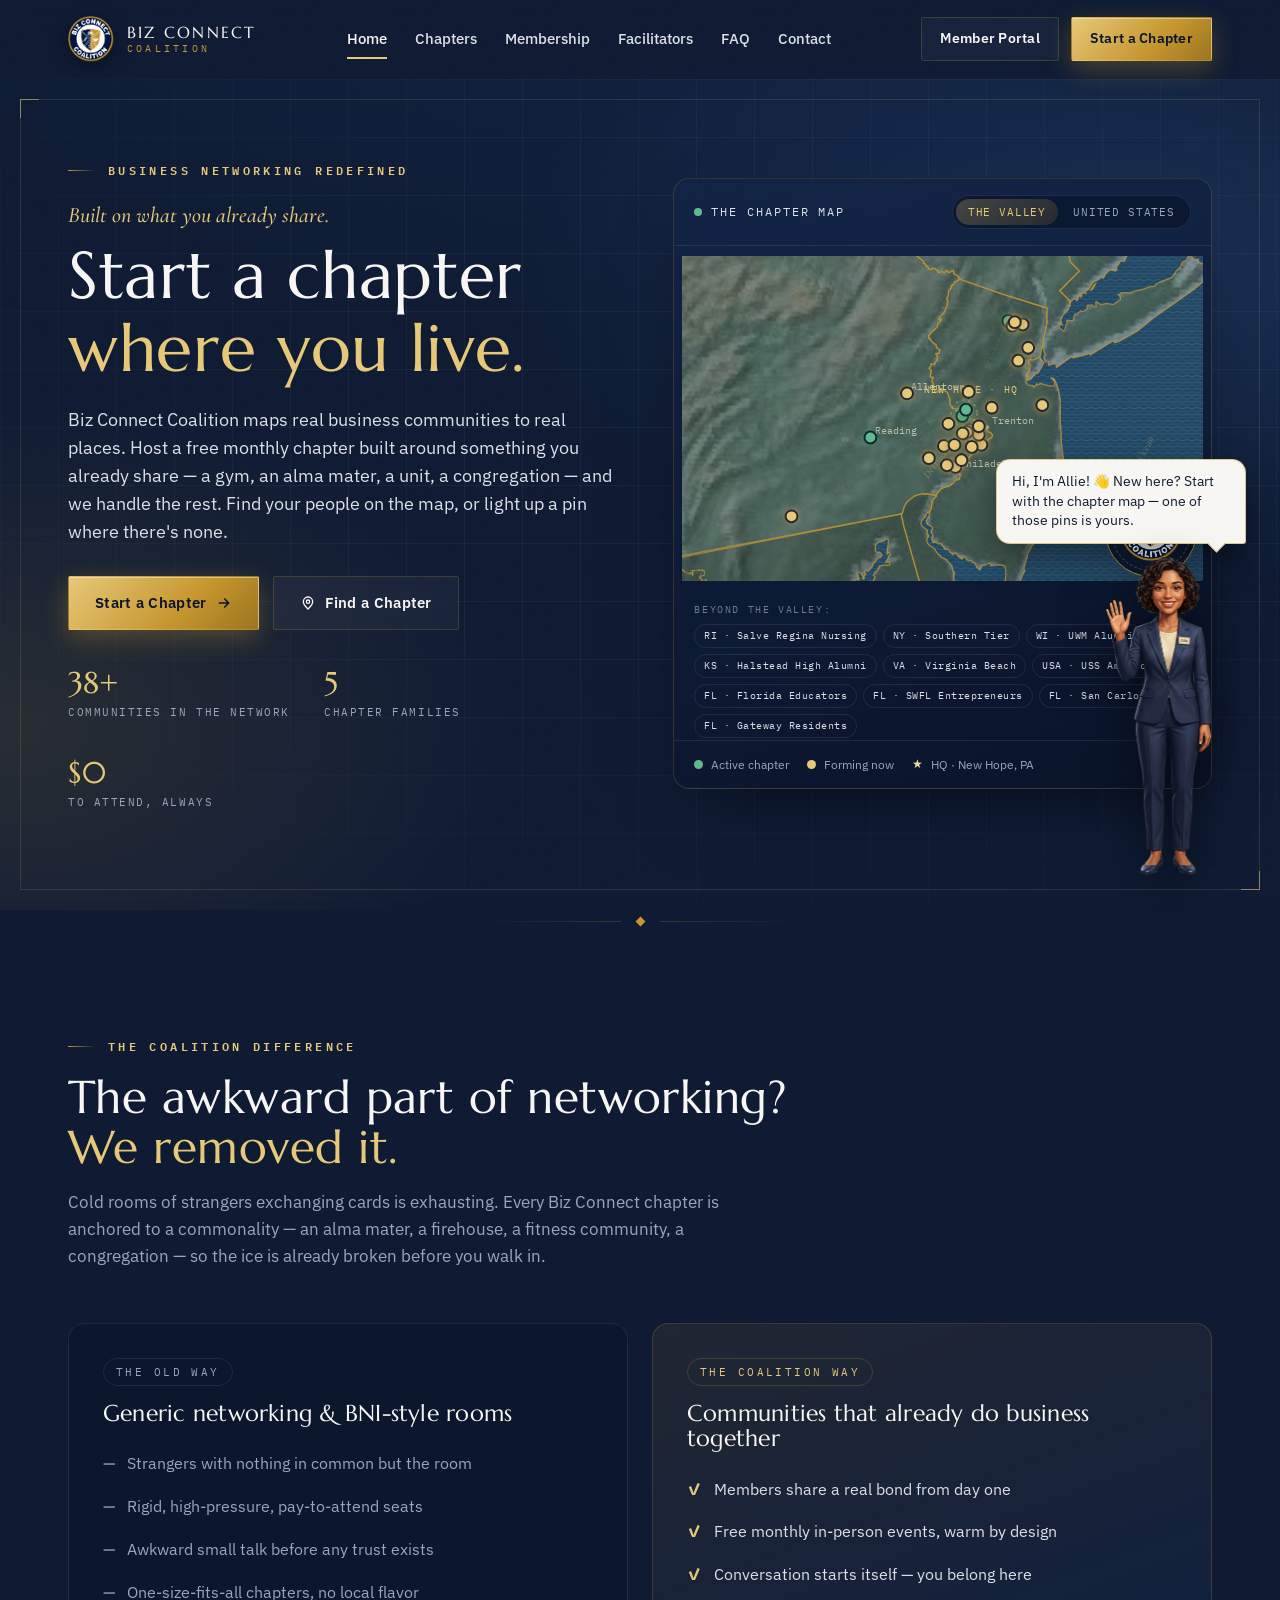
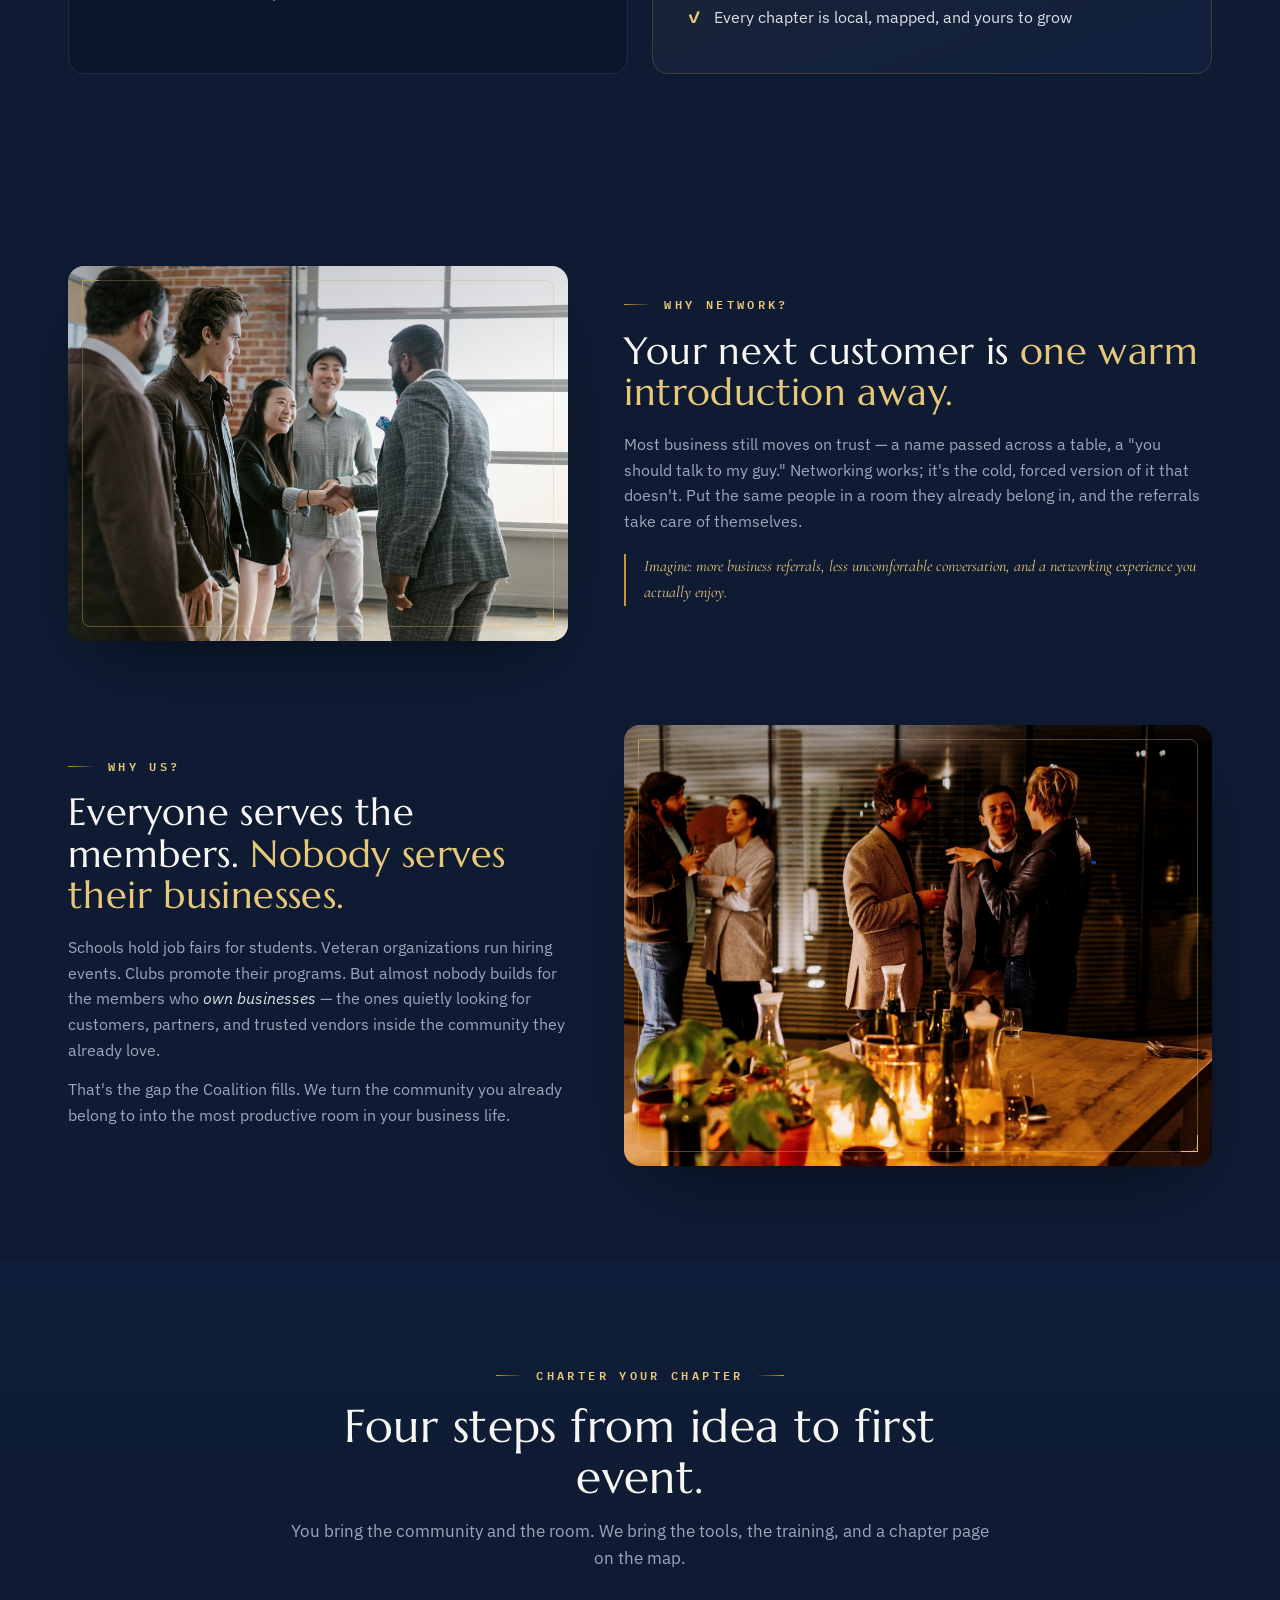
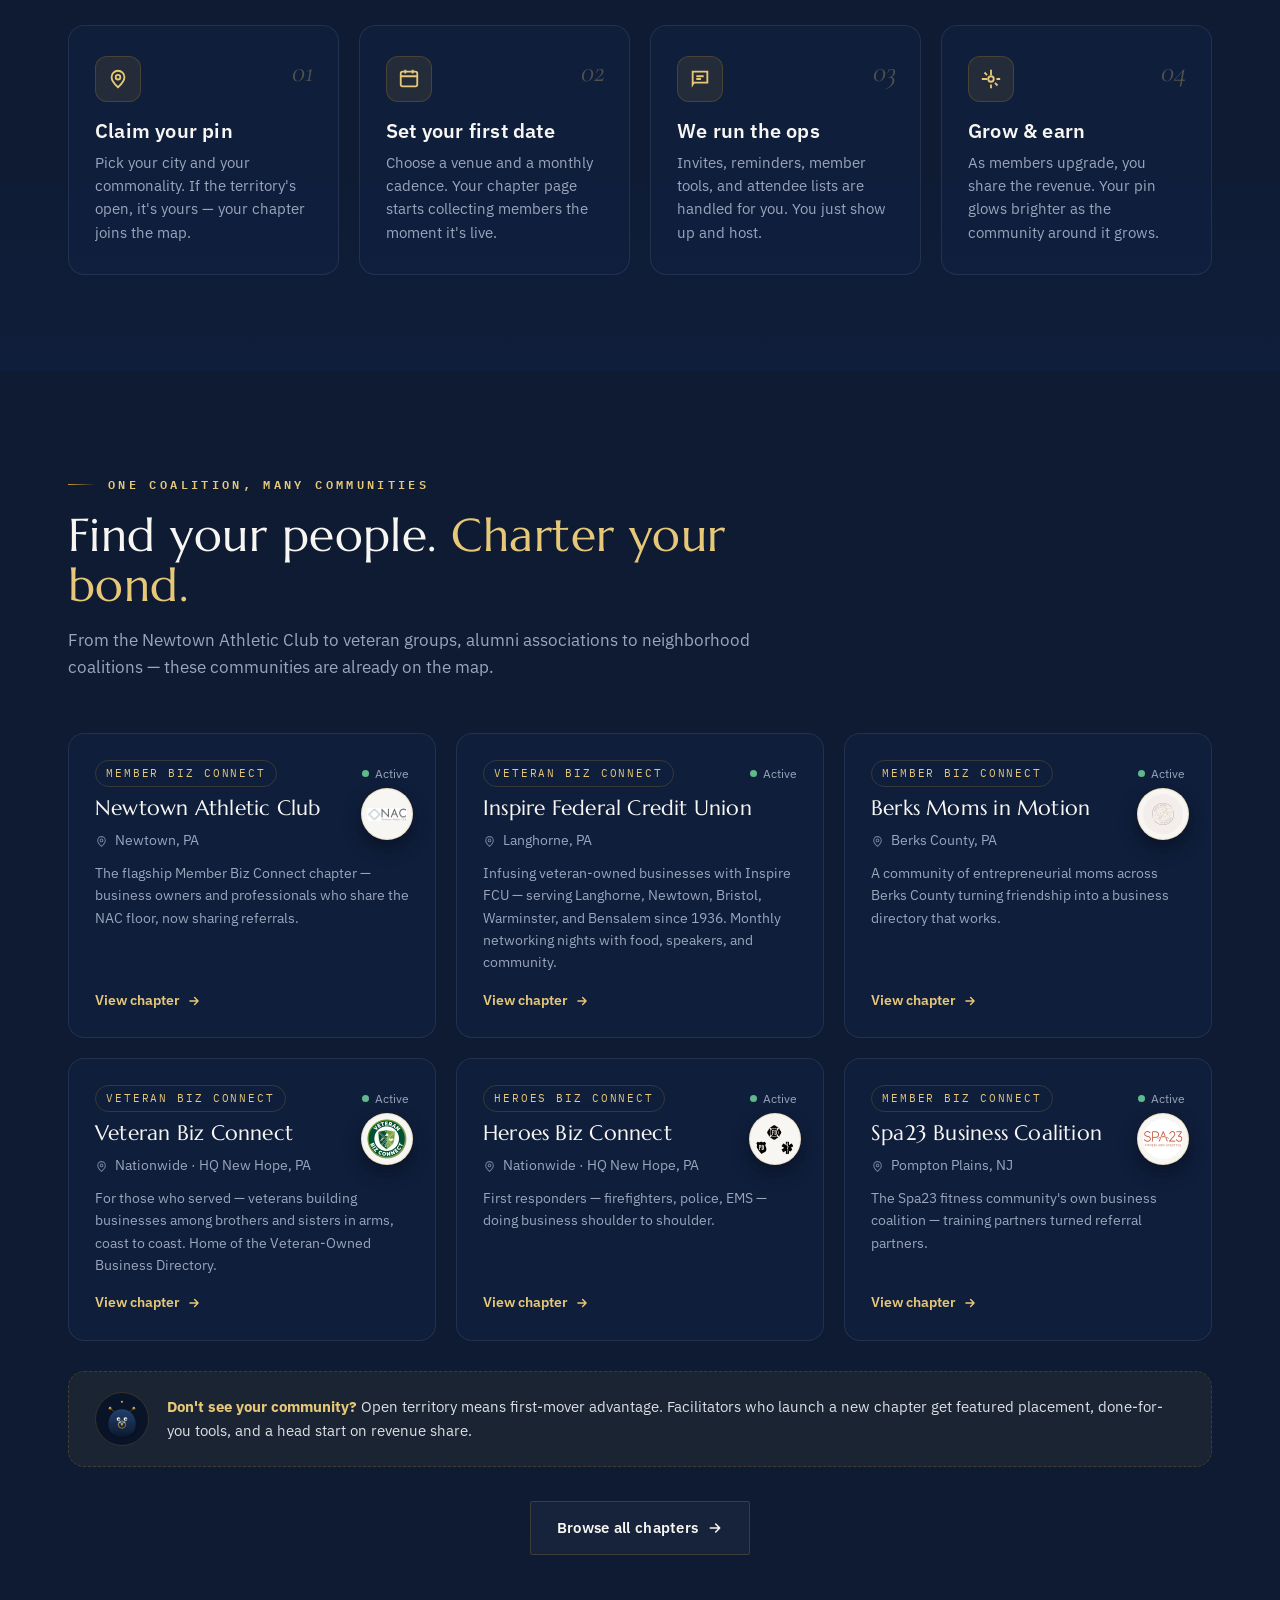
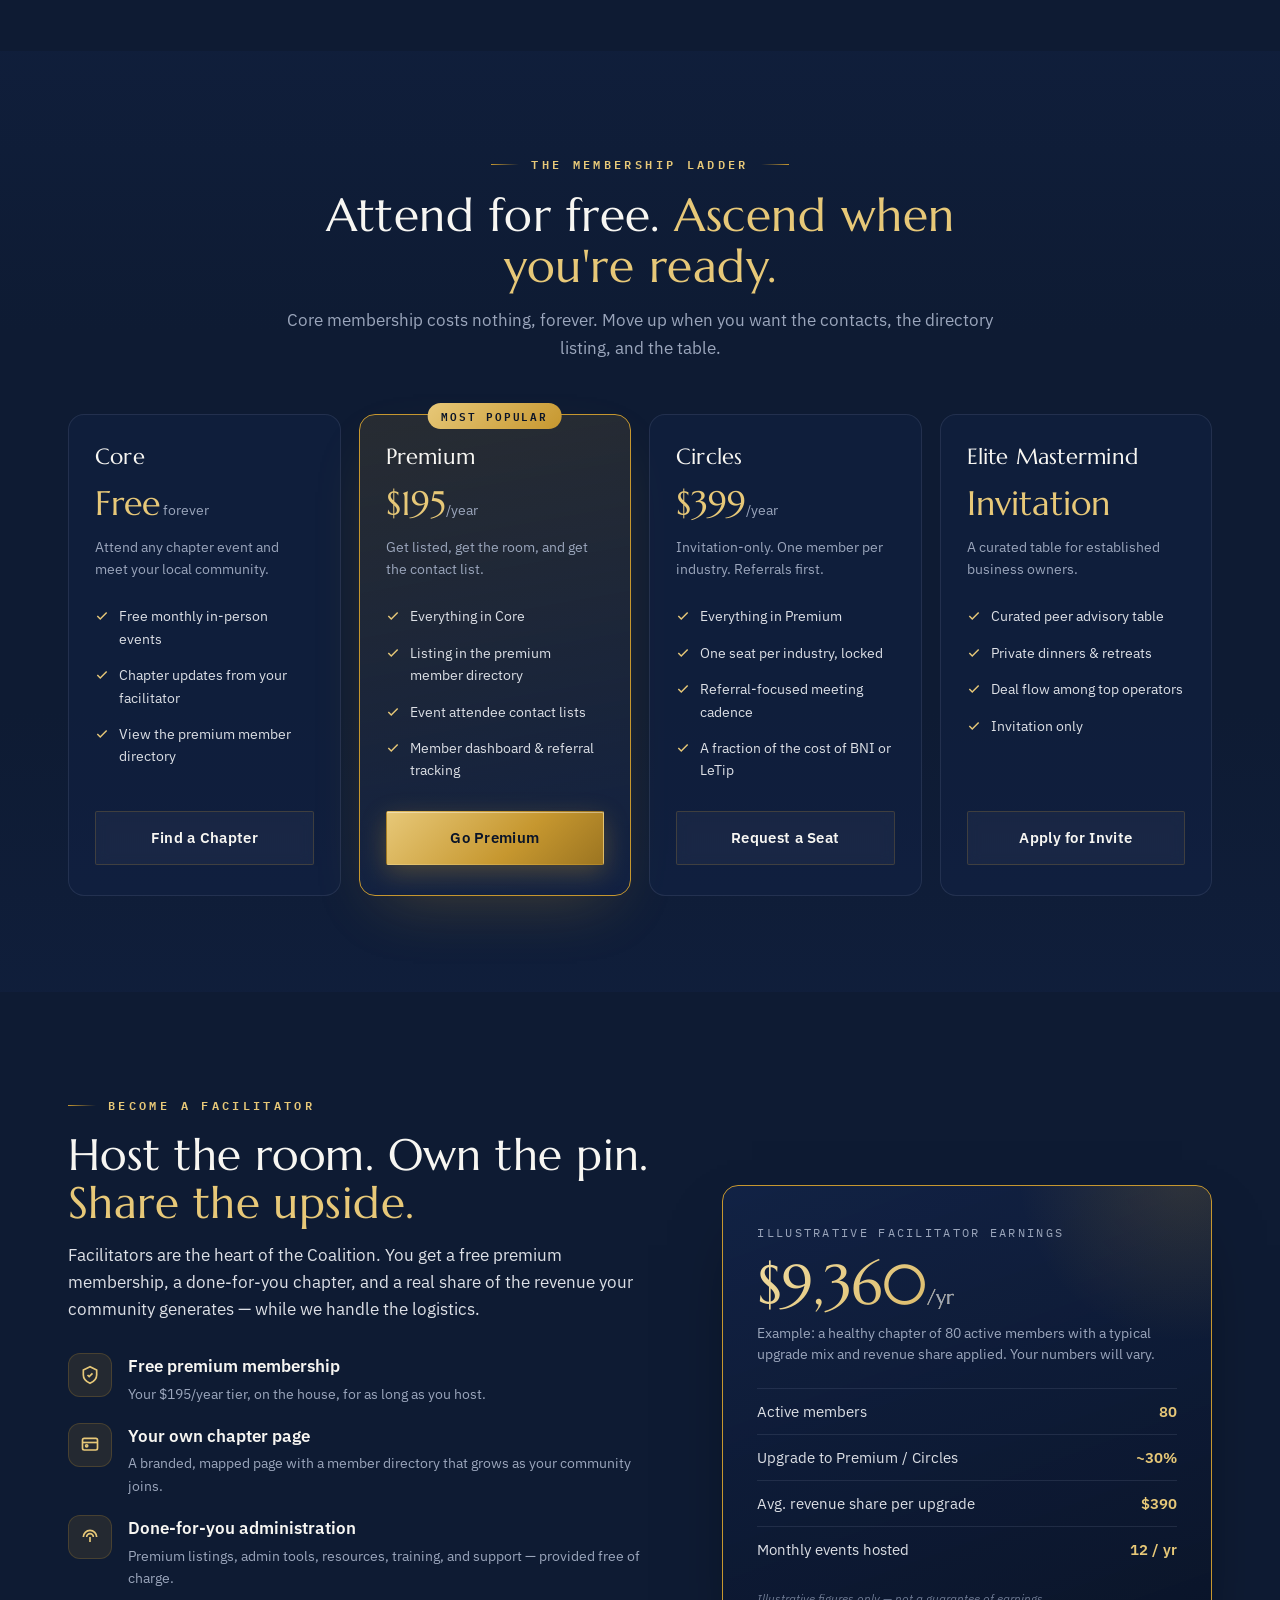
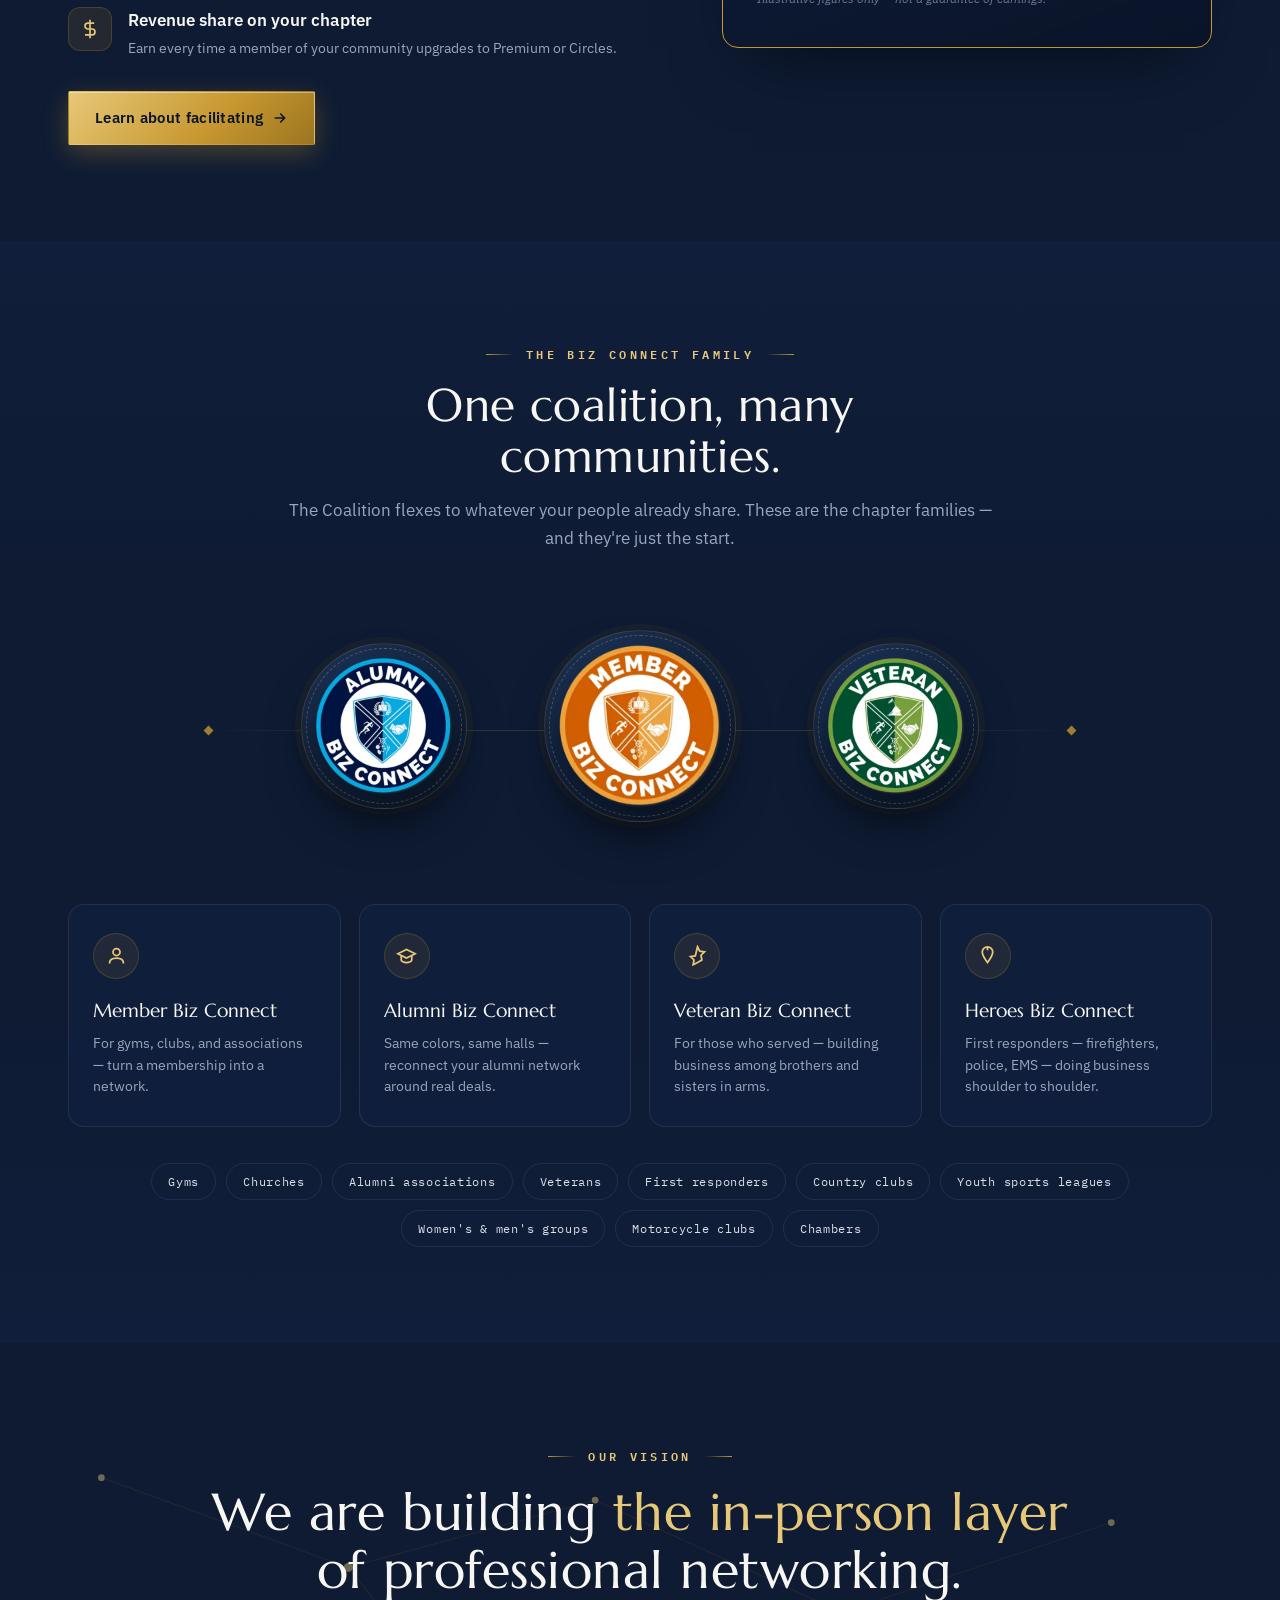
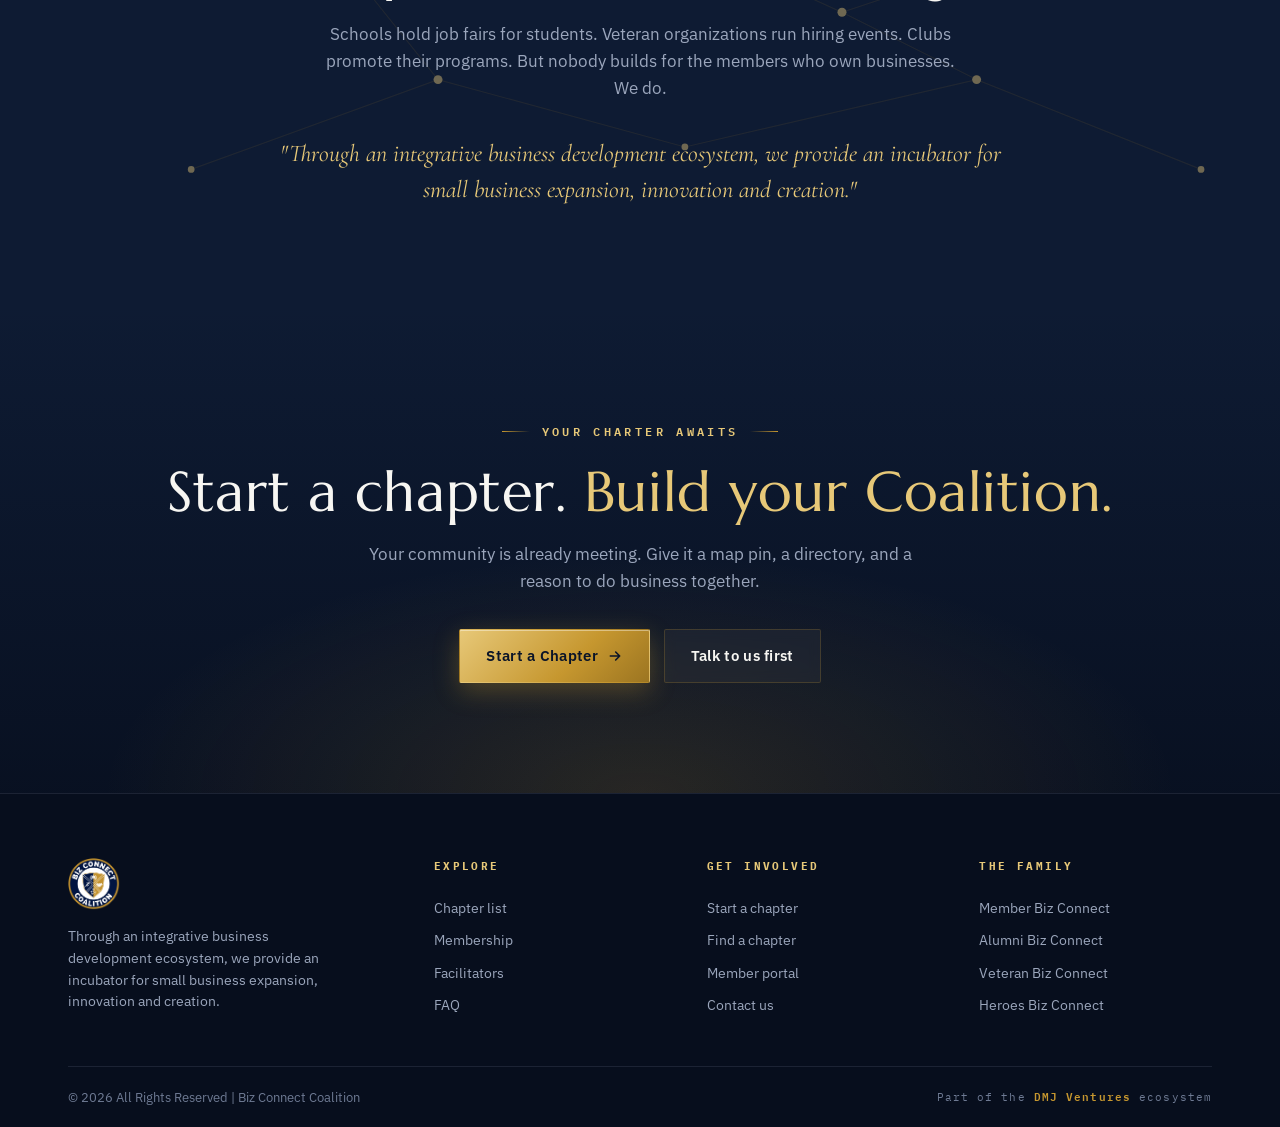
<file: index.html>
<!DOCTYPE html>
<html lang="en">
<head>
<meta charset="UTF-8">
<meta name="viewport" content="width=device-width, initial-scale=1.0">
<title>Biz Connect Coalition — Business Networking Redefined</title>
<meta name="description" content="Biz Connect Coalition unites business professionals through communities they already belong to — gyms, alumni associations, veteran groups, congregations. Attend free. Start a chapter where you live.">
<link rel="icon" type="image/png" href="assets/img/bcc-crest.png">
<link rel="preconnect" href="https://fonts.googleapis.com">
<link rel="preconnect" href="https://fonts.gstatic.com" crossorigin>
<link href="https://fonts.googleapis.com/css2?family=Marcellus&family=Cormorant+Garamond:ital,wght@1,500;1,600&family=IBM+Plex+Sans:ital,wght@0,400;0,500;0,600;1,400&family=IBM+Plex+Mono:wght@500;600&display=swap" rel="stylesheet">
<link rel="stylesheet" href="assets/css/site.css">
</head>
<body>

<header class="site">
  <div class="wrap nav">
    <a class="brand" href="index.html">
      <img src="assets/img/bcc-crest.png" alt="Biz Connect Coalition crest">
      <span class="brand-word"><b>BIZ CONNECT</b><span>Coalition</span></span>
    </a>
    <nav class="nav-links" aria-label="Primary">
      <a href="index.html">Home</a>
      <a href="chapters.html">Chapters</a>
      <a href="membership.html">Membership</a>
      <a href="facilitators.html">Facilitators</a>
      <a href="faq.html">FAQ</a>
      <a href="contact.html">Contact</a>
    </nav>
    <div class="nav-cta">
      <a href="portal.html" class="btn btn-ghost btn-sm">Member Portal</a>
      <a href="start-a-chapter.html" class="btn btn-primary btn-sm">Start a Chapter</a>
      <button class="menu-btn" id="menuBtn" aria-label="Menu"><span></span><span></span><span></span></button>
    </div>
  </div>
  <nav class="mobile-nav" id="mobileNav" aria-label="Mobile">
    <a href="index.html">Home</a>
    <a href="chapters.html">Chapters</a>
    <a href="membership.html">Membership</a>
    <a href="facilitators.html">Facilitators</a>
    <a href="faq.html">FAQ</a>
    <a href="contact.html">Contact</a>
    <a href="portal.html">Member Portal</a>
    <a href="start-a-chapter.html" style="color:var(--gold-hi)">Start a Chapter →</a>
  </nav>
</header>

<!-- ===== HERO ===== -->
<section class="hero">
  <div class="hero-bg">
    <div class="mesh"></div>
    <div class="hero-grid-bg"></div>
  </div>
  <div class="hero-frame" aria-hidden="true"></div>
  <div class="wrap hero-inner">
    <div class="hero-copy">
      <span class="eyebrow reveal">Business Networking Redefined</span>
      <span class="kicker reveal" data-d="1">Built on what you already share.</span>
      <h1 class="reveal" data-d="1">Start a chapter <span class="drift">where you live.</span></h1>
      <p class="lead reveal" data-d="2">Biz Connect Coalition maps real business communities to real places. Host a free monthly chapter built around something you already share — a gym, an alma mater, a unit, a congregation — and we handle the rest. Find your people on the map, or light up a pin where there's none.</p>
      <div class="hero-cta reveal" data-d="3">
        <a href="start-a-chapter.html" class="btn btn-primary">Start a Chapter
          <svg viewBox="0 0 24 24" fill="none" stroke="currentColor" stroke-width="2.4"><path d="M5 12h14M13 6l6 6-6 6" stroke-linecap="round" stroke-linejoin="round"/></svg>
        </a>
        <a href="chapters.html" class="btn btn-ghost">
          <svg viewBox="0 0 24 24" fill="none" stroke="currentColor" stroke-width="2"><path d="M12 21s-7-6.5-7-11a7 7 0 0 1 14 0c0 4.5-7 11-7 11Z"/><circle cx="12" cy="10" r="2.5"/></svg>
          Find a Chapter
        </a>
      </div>
      <div class="hero-meta reveal" data-d="4">
        <div class="hm"><b data-count="38" data-suffix="+">0</b><span>Communities in the network</span></div>
        <div class="hm"><b data-count="5" data-suffix="">0</b><span>Chapter families</span></div>
        <div class="hm"><b>$0</b><span>To attend, always</span></div>
      </div>
    </div>

    <div class="map-card reveal" data-d="2">
      <div class="map-head">
        <div class="mt"><span class="live-dot"></span> The chapter map</div>
        <div class="map-toggle" role="group" aria-label="Map zoom">
          <button class="mz on" id="mzValley" type="button">The Valley</button>
          <button class="mz" id="mzUsa" type="button">United States</button>
        </div>
      </div>
      <div class="map-svg-wrap" id="mapWrap">
        <svg id="regionMap" class="map-drift" viewBox="0 0 975 610" role="img"
             aria-label="Map of the United States with glowing chapter pins, zoomed to the Delaware Valley by default">
          <defs>
            <filter id="pinGlow" x="-80%" y="-80%" width="260%" height="260%">
              <feGaussianBlur stdDeviation="3.4" result="b"/><feMerge><feMergeNode in="b"/><feMergeNode in="SourceGraphic"/></feMerge>
            </filter>
            <filter id="hqGlow" x="-120%" y="-120%" width="340%" height="340%">
              <feGaussianBlur stdDeviation="5" result="b"/><feMerge><feMergeNode in="b"/><feMergeNode in="SourceGraphic"/></feMerge>
            </filter>
            <!-- the sea: steel-blue water with engraved scalloped wave rows -->
            <pattern id="seaTex" width="18" height="12" patternUnits="userSpaceOnUse">
              <rect width="18" height="12" fill="#214763"/>
              <path d="M0 3.6 Q4.5 1.4 9 3.6 T18 3.6" fill="none" stroke="rgba(132,184,224,.34)" stroke-width="1.1"/>
              <path d="M-9 9.6 Q-4.5 7.4 0 9.6 T9 9.6 Q13.5 7.4 18 9.6 T27 9.6" fill="none" stroke="rgba(132,184,224,.19)" stroke-width="1.1"/>
            </pattern>
            <!-- earthy land: faint parchment hairline grain -->
            <pattern id="landTex" width="9" height="9" patternUnits="userSpaceOnUse">
              <path d="M0 9L9 0" stroke="rgba(236,222,180,.07)" stroke-width=".6"/>
              <path d="M-2 2L2 -2M7 11L11 7" stroke="rgba(236,222,180,.04)" stroke-width=".6"/>
            </pattern>
            <!-- vector mask so the terrain photo only shows on land -->
            <clipPath id="landClip"></clipPath>
          </defs>
          <g id="seaLayer"></g>
          <g id="terrainLayer" clip-path="url(#landClip)"></g>
          <g id="statesLayer"></g>
          <g id="netLines"></g>
          <g id="cityLayer"></g>
          <g id="hqLayer"></g>
          <g id="pinLayer"></g>
        </svg>
        <div class="map-tooltip" id="mapTip"></div>
        <div class="crest-medallion" aria-hidden="true"><img src="assets/img/bcc-crest.png" alt=""></div>
      </div>
      <div class="map-beyond" id="mapBeyond"></div>
      <div class="map-legend">
        <div class="lg"><span class="sw" style="background:#5FB98A"></span> Active chapter</div>
        <div class="lg"><span class="sw" style="background:var(--gold-hi)"></span> Forming now</div>
        <div class="lg"><span class="sw gold-star">★</span> HQ · New Hope, PA</div>
      </div>
    </div>
  </div>
</section>

<div class="divider-seal" aria-hidden="true"><span class="ln"></span><span class="dot"></span><span class="ln rev"></span></div>

<!-- ===== COMMONALITY ===== -->
<section class="sec" id="difference">
  <div class="wrap">
    <div class="sec-head reveal">
      <span class="eyebrow">The Coalition difference</span>
      <h2>The awkward part of networking? <span class="gold-text">We removed it.</span></h2>
      <p>Cold rooms of strangers exchanging cards is exhausting. Every Biz Connect chapter is anchored to a commonality — an alma mater, a firehouse, a fitness community, a congregation — so the ice is already broken before you walk in.</p>
    </div>
    <div class="compare">
      <div class="col them reveal" data-d="1">
        <span class="tag">The old way</span>
        <h3>Generic networking &amp; BNI-style rooms</h3>
        <ul>
          <li><span class="ic">—</span> Strangers with nothing in common but the room</li>
          <li><span class="ic">—</span> Rigid, high-pressure, pay-to-attend seats</li>
          <li><span class="ic">—</span> Awkward small talk before any trust exists</li>
          <li><span class="ic">—</span> One-size-fits-all chapters, no local flavor</li>
        </ul>
      </div>
      <div class="col us reveal" data-d="2">
        <span class="tag">The Coalition way</span>
        <h3>Communities that already do business together</h3>
        <ul>
          <li><span class="ic">✓</span> Members share a real bond from day one</li>
          <li><span class="ic">✓</span> Free monthly in-person events, warm by design</li>
          <li><span class="ic">✓</span> Conversation starts itself — you belong here</li>
          <li><span class="ic">✓</span> Every chapter is local, mapped, and yours to grow</li>
        </ul>
      </div>
    </div>
  </div>
</section>

<!-- ===== WHY NETWORK / WHY US ===== -->
<section class="sec" id="why">
  <div class="wrap">
    <div class="ed-row reveal">
      <div class="ed-img"><img src="assets/img/why-network.jpeg" alt="Business professionals connecting at a Biz Connect Coalition event"><span class="ed-frame" aria-hidden="true"></span></div>
      <div class="ed-copy">
        <span class="eyebrow">Why network?</span>
        <h2>Your next customer is <span class="gold-text">one warm introduction away.</span></h2>
        <p>Most business still moves on trust — a name passed across a table, a "you should talk to my guy." Networking works; it's the cold, forced version of it that doesn't. Put the same people in a room they already belong in, and the referrals take care of themselves.</p>
        <p class="ed-quote">Imagine: more business referrals, less uncomfortable conversation, and a networking experience you actually enjoy.</p>
      </div>
    </div>
    <div class="ed-row flip reveal" data-d="1">
      <div class="ed-img"><img src="assets/img/why-us.jpg" alt="A Biz Connect Coalition chapter gathering"><span class="ed-frame" aria-hidden="true"></span></div>
      <div class="ed-copy">
        <span class="eyebrow">Why us?</span>
        <h2>Everyone serves the members. <span class="gold-text">Nobody serves their businesses.</span></h2>
        <p>Schools hold job fairs for students. Veteran organizations run hiring events. Clubs promote their programs. But almost nobody builds for the members who <em>own businesses</em> — the ones quietly looking for customers, partners, and trusted vendors inside the community they already love.</p>
        <p>That's the gap the Coalition fills. We turn the community you already belong to into the most productive room in your business life.</p>
      </div>
    </div>
  </div>
</section>

<!-- ===== HOW IT WORKS ===== -->
<section class="sec band" id="how">
  <div class="wrap">
    <div class="sec-head center reveal">
      <span class="eyebrow two">Charter your chapter</span>
      <h2>Four steps from idea to first event.</h2>
      <p>You bring the community and the room. We bring the tools, the training, and a chapter page on the map.</p>
    </div>
    <div class="steps">
      <div class="step reveal" data-d="1">
        <div class="ic"><svg viewBox="0 0 24 24" fill="none" stroke-width="2"><path d="M12 21s-7-6.5-7-11a7 7 0 0 1 14 0c0 4.5-7 11-7 11Z"/><circle cx="12" cy="10" r="2.5"/></svg></div>
        <h3>Claim your pin</h3>
        <p>Pick your city and your commonality. If the territory's open, it's yours — your chapter joins the map.</p>
      </div>
      <div class="step reveal" data-d="2">
        <div class="ic"><svg viewBox="0 0 24 24" fill="none" stroke-width="2"><rect x="3" y="4" width="18" height="16" rx="2"/><path d="M3 9h18M8 2v4M16 2v4"/></svg></div>
        <h3>Set your first date</h3>
        <p>Choose a venue and a monthly cadence. Your chapter page starts collecting members the moment it's live.</p>
      </div>
      <div class="step reveal" data-d="3">
        <div class="ic"><svg viewBox="0 0 24 24" fill="none" stroke-width="2"><path d="M4 4h16v12H5.2L4 18V4Z"/><path d="M8 9h8M8 12h5"/></svg></div>
        <h3>We run the ops</h3>
        <p>Invites, reminders, member tools, and attendee lists are handled for you. You just show up and host.</p>
      </div>
      <div class="step reveal" data-d="4">
        <div class="ic"><svg viewBox="0 0 24 24" fill="none" stroke-width="2"><path d="M12 2v6M12 22v-4M4.9 4.9l2.8 2.8M16.3 16.3l2.8 2.8M2 12h6M22 12h-4"/><circle cx="12" cy="12" r="3"/></svg></div>
        <h3>Grow &amp; earn</h3>
        <p>As members upgrade, you share the revenue. Your pin glows brighter as the community around it grows.</p>
      </div>
    </div>
  </div>
</section>

<!-- ===== CHAPTERS PREVIEW ===== -->
<section class="sec" id="chapters">
  <div class="wrap">
    <div class="sec-head reveal">
      <span class="eyebrow">One coalition, many communities</span>
      <h2>Find your people. <span class="gold-text">Charter your bond.</span></h2>
      <p>From the Newtown Athletic Club to veteran groups, alumni associations to neighborhood coalitions — these communities are already on the map.</p>
    </div>
    <div class="chapters" id="chapterPreview"></div>
    <div class="empty-hint reveal">
      <img class="m" src="assets/img/nexus-mascot.svg" alt="Nexus, the Biz Connect Coalition mascot">
      <p><b>Don't see your community?</b> Open territory means first-mover advantage. Facilitators who launch a new chapter get featured placement, done-for-you tools, and a head start on revenue share.</p>
    </div>
    <div style="display:flex;justify-content:center;margin-top:34px" class="reveal">
      <a href="chapters.html" class="btn btn-ghost">Browse all chapters
        <svg viewBox="0 0 24 24" fill="none" stroke="currentColor" stroke-width="2.4"><path d="M5 12h14M13 6l6 6-6 6" stroke-linecap="round" stroke-linejoin="round"/></svg>
      </a>
    </div>
  </div>
</section>

<!-- ===== MEMBERSHIP ===== -->
<section class="sec band" id="membership">
  <div class="wrap">
    <div class="sec-head center reveal">
      <span class="eyebrow two">The membership ladder</span>
      <h2>Attend for free. <span class="gold-text">Ascend when you're ready.</span></h2>
      <p>Core membership costs nothing, forever. Move up when you want the contacts, the directory listing, and the table.</p>
    </div>
    <div class="tier-grid">
      <div class="tier reveal" data-d="1">
        <h3>Core</h3>
        <div class="price">Free<small> forever</small></div>
        <p class="tier-sub">Attend any chapter event and meet your local community.</p>
        <ul>
          <li><svg viewBox="0 0 24 24" fill="none" stroke-width="2.5"><path d="M20 6 9 17l-5-5"/></svg> Free monthly in-person events</li>
          <li><svg viewBox="0 0 24 24" fill="none" stroke-width="2.5"><path d="M20 6 9 17l-5-5"/></svg> Chapter updates from your facilitator</li>
          <li><svg viewBox="0 0 24 24" fill="none" stroke-width="2.5"><path d="M20 6 9 17l-5-5"/></svg> View the premium member directory</li>
        </ul>
        <a href="chapters.html" class="btn btn-ghost">Find a Chapter</a>
      </div>
      <div class="tier feature reveal" data-d="2">
        <span class="ribbon">Most popular</span>
        <h3>Premium</h3>
        <div class="price">$195<small>/year</small></div>
        <p class="tier-sub">Get listed, get the room, and get the contact list.</p>
        <ul>
          <li><svg viewBox="0 0 24 24" fill="none" stroke-width="2.5"><path d="M20 6 9 17l-5-5"/></svg> Everything in Core</li>
          <li><svg viewBox="0 0 24 24" fill="none" stroke-width="2.5"><path d="M20 6 9 17l-5-5"/></svg> Listing in the premium member directory</li>
          <li><svg viewBox="0 0 24 24" fill="none" stroke-width="2.5"><path d="M20 6 9 17l-5-5"/></svg> Event attendee contact lists</li>
          <li><svg viewBox="0 0 24 24" fill="none" stroke-width="2.5"><path d="M20 6 9 17l-5-5"/></svg> Member dashboard &amp; referral tracking</li>
        </ul>
        <a href="membership.html" class="btn btn-primary">Go Premium</a>
      </div>
      <div class="tier reveal" data-d="3">
        <h3>Circles</h3>
        <div class="price">$399<small>/year</small></div>
        <p class="tier-sub">Invitation-only. One member per industry. Referrals first.</p>
        <ul>
          <li><svg viewBox="0 0 24 24" fill="none" stroke-width="2.5"><path d="M20 6 9 17l-5-5"/></svg> Everything in Premium</li>
          <li><svg viewBox="0 0 24 24" fill="none" stroke-width="2.5"><path d="M20 6 9 17l-5-5"/></svg> One seat per industry, locked</li>
          <li><svg viewBox="0 0 24 24" fill="none" stroke-width="2.5"><path d="M20 6 9 17l-5-5"/></svg> Referral-focused meeting cadence</li>
          <li><svg viewBox="0 0 24 24" fill="none" stroke-width="2.5"><path d="M20 6 9 17l-5-5"/></svg> A fraction of the cost of BNI or LeTip</li>
        </ul>
        <a href="membership.html#circles" class="btn btn-ghost">Request a Seat</a>
      </div>
      <div class="tier reveal" data-d="4">
        <h3>Elite Mastermind</h3>
        <div class="price">Invitation</div>
        <p class="tier-sub">A curated table for established business owners.</p>
        <ul>
          <li><svg viewBox="0 0 24 24" fill="none" stroke-width="2.5"><path d="M20 6 9 17l-5-5"/></svg> Curated peer advisory table</li>
          <li><svg viewBox="0 0 24 24" fill="none" stroke-width="2.5"><path d="M20 6 9 17l-5-5"/></svg> Private dinners &amp; retreats</li>
          <li><svg viewBox="0 0 24 24" fill="none" stroke-width="2.5"><path d="M20 6 9 17l-5-5"/></svg> Deal flow among top operators</li>
          <li><svg viewBox="0 0 24 24" fill="none" stroke-width="2.5"><path d="M20 6 9 17l-5-5"/></svg> Invitation only</li>
        </ul>
        <a href="contact.html" class="btn btn-ghost">Apply for Invite</a>
      </div>
    </div>
  </div>
</section>

<!-- ===== FACILITATOR ===== -->
<section class="sec" id="facilitator">
  <div class="wrap facil-inner">
    <div class="reveal">
      <span class="eyebrow">Become a facilitator</span>
      <h2 style="font-size:clamp(30px,3.6vw,44px);margin:16px 0 14px">Host the room. Own the pin. <span class="gold-text">Share the upside.</span></h2>
      <p style="font-size:17px;color:var(--ivory-dim)">Facilitators are the heart of the Coalition. You get a free premium membership, a done-for-you chapter, and a real share of the revenue your community generates — while we handle the logistics.</p>
      <div class="facil-list">
        <div class="facil-item">
          <div class="ic"><svg viewBox="0 0 24 24" fill="none" stroke-width="2"><path d="M12 2 4 6v6c0 5 3.5 8 8 10 4.5-2 8-5 8-10V6l-8-4Z"/><path d="M9 12l2 2 4-4"/></svg></div>
          <div><h4>Free premium membership</h4><p>Your $195/year tier, on the house, for as long as you host.</p></div>
        </div>
        <div class="facil-item">
          <div class="ic"><svg viewBox="0 0 24 24" fill="none" stroke-width="2"><rect x="3" y="4" width="18" height="14" rx="2"/><path d="M3 9h18"/><circle cx="8" cy="13" r="1.3"/></svg></div>
          <div><h4>Your own chapter page</h4><p>A branded, mapped page with a member directory that grows as your community joins.</p></div>
        </div>
        <div class="facil-item">
          <div class="ic"><svg viewBox="0 0 24 24" fill="none" stroke-width="2"><path d="M4 12a8 8 0 0 1 16 0M8 12a4 4 0 0 1 8 0"/><path d="M12 12v6"/></svg></div>
          <div><h4>Done-for-you administration</h4><p>Premium listings, admin tools, resources, training, and support — provided free of charge.</p></div>
        </div>
        <div class="facil-item">
          <div class="ic"><svg viewBox="0 0 24 24" fill="none" stroke-width="2"><path d="M12 1v22M17 5H9.5a3.5 3.5 0 0 0 0 7h5a3.5 3.5 0 0 1 0 7H6"/></svg></div>
          <div><h4>Revenue share on your chapter</h4><p>Earn every time a member of your community upgrades to Premium or Circles.</p></div>
        </div>
      </div>
      <div style="margin-top:32px">
        <a href="facilitators.html" class="btn btn-primary">Learn about facilitating
          <svg viewBox="0 0 24 24" fill="none" stroke="currentColor" stroke-width="2.4"><path d="M5 12h14M13 6l6 6-6 6" stroke-linecap="round" stroke-linejoin="round"/></svg>
        </a>
      </div>
    </div>
    <div class="earn-card reveal" data-d="2">
      <div class="ec-label">Illustrative facilitator earnings</div>
      <div class="earn-big">$9,360<span style="font-size:20px;color:var(--slate);-webkit-text-fill-color:var(--slate)">/yr</span></div>
      <div class="earn-sub">Example: a healthy chapter of 80 active members with a typical upgrade mix and revenue share applied. Your numbers will vary.</div>
      <div class="earn-row"><span>Active members</span><b>80</b></div>
      <div class="earn-row"><span>Upgrade to Premium / Circles</span><b>~30%</b></div>
      <div class="earn-row"><span>Avg. revenue share per upgrade</span><b>$390</b></div>
      <div class="earn-row"><span>Monthly events hosted</span><b>12 / yr</b></div>
      <p class="earn-note">Illustrative figures only — not a guarantee of earnings.</p>
    </div>
  </div>
</section>

<!-- ===== SUB-BRANDS ===== -->
<section class="sec band" id="family">
  <div class="wrap">
    <div class="sec-head center reveal">
      <span class="eyebrow two">The Biz Connect family</span>
      <h2>One coalition, many communities.</h2>
      <p>The Coalition flexes to whatever your people already share. These are the chapter families — and they're just the start.</p>
    </div>
    <!-- the three sub-brand crests, floating as constellation medallions -->
    <div class="crest-row reveal" aria-label="The Biz Connect family of brands">
      <div class="crest-line" aria-hidden="true"></div>
      <a class="crest-node" href="chapters.html?f=alumni">
        <img src="assets/img/crest-alumni.png" alt="Alumni Biz Connect crest" loading="lazy">
      </a>
      <a class="crest-node lead" href="chapters.html?f=member">
        <img src="assets/img/crest-member.png" alt="Member Biz Connect crest" loading="lazy">
      </a>
      <a class="crest-node" href="chapters.html?f=veteran">
        <img src="assets/img/crest-veteran.png" alt="Veteran Biz Connect crest" loading="lazy">
      </a>
    </div>
    <div class="sub-brands">
      <div class="sub-brand reveal" data-d="1">
        <div class="sb-ic"><svg viewBox="0 0 24 24" fill="none" stroke-width="2"><circle cx="12" cy="8" r="4"/><path d="M4 21c0-4 3.6-6 8-6s8 2 8 6"/></svg></div>
        <h4>Member Biz Connect</h4>
        <p>For gyms, clubs, and associations — turn a membership into a network.</p>
      </div>
      <div class="sub-brand reveal" data-d="2">
        <div class="sb-ic"><svg viewBox="0 0 24 24" fill="none" stroke-width="2"><path d="M22 10 12 5 2 10l10 5 10-5Z"/><path d="M6 12v5c0 1.5 3 3 6 3s6-1.5 6-3v-5"/></svg></div>
        <h4>Alumni Biz Connect</h4>
        <p>Same colors, same halls — reconnect your alumni network around real deals.</p>
      </div>
      <div class="sub-brand reveal" data-d="3">
        <div class="sb-ic"><svg viewBox="0 0 24 24" fill="none" stroke-width="2"><path d="M12 2l2.5 5 5.5.8-4 3.9 1 5.5L12 20l-5 2.6 1-5.5-4-3.9 5.5-.8L12 2Z"/></svg></div>
        <h4>Veteran Biz Connect</h4>
        <p>For those who served — building business among brothers and sisters in arms.</p>
      </div>
      <div class="sub-brand reveal" data-d="4">
        <div class="sb-ic"><svg viewBox="0 0 24 24" fill="none" stroke-width="2"><path d="M12 2v4M12 2a6 6 0 0 0-6 6c0 4 6 12 6 12s6-8 6-12a6 6 0 0 0-6-6Z"/></svg></div>
        <h4>Heroes Biz Connect</h4>
        <p>First responders — firefighters, police, EMS — doing business shoulder to shoulder.</p>
      </div>
    </div>
    <div class="commonality-marquee reveal">
      <span class="cm-chip">Gyms</span>
      <span class="cm-chip">Churches</span>
      <span class="cm-chip">Alumni associations</span>
      <span class="cm-chip">Veterans</span>
      <span class="cm-chip">First responders</span>
      <span class="cm-chip">Country clubs</span>
      <span class="cm-chip">Youth sports leagues</span>
      <span class="cm-chip">Women's &amp; men's groups</span>
      <span class="cm-chip">Motorcycle clubs</span>
      <span class="cm-chip">Chambers</span>
    </div>
  </div>
</section>

<!-- ===== VISION ===== -->
<section class="sec vision">
  <svg class="constellation-bg" viewBox="0 0 1200 500" preserveAspectRatio="xMidYMid slice" aria-hidden="true">
    <g stroke="rgba(198,151,47,.22)" stroke-width="1" fill="none">
      <path d="M120 120 L340 200 L560 140 L780 240 L1020 160"/>
      <path d="M200 380 L420 300 L640 360 L900 300 L1100 380"/>
      <path d="M340 200 L420 300M780 240 L900 300"/>
    </g>
    <g fill="#E7C878">
      <circle cx="120" cy="120" r="3"/><circle cx="340" cy="200" r="4"/><circle cx="560" cy="140" r="3"/>
      <circle cx="780" cy="240" r="4"/><circle cx="1020" cy="160" r="3"/><circle cx="200" cy="380" r="3"/>
      <circle cx="420" cy="300" r="4"/><circle cx="640" cy="360" r="3"/><circle cx="900" cy="300" r="4"/><circle cx="1100" cy="380" r="3"/>
    </g>
  </svg>
  <div class="wrap">
    <span class="eyebrow two reveal" style="justify-content:center">Our vision</span>
    <h2 class="reveal" data-d="1">We are building <span class="gold-text">the in-person layer</span> of professional networking.</h2>
    <p class="reveal" data-d="2">Schools hold job fairs for students. Veteran organizations run hiring events. Clubs promote their programs. But nobody builds for the members who own businesses. We do.</p>
    <p class="mission reveal" data-d="3">"Through an integrative business development ecosystem, we provide an incubator for small business expansion, innovation and creation."</p>
  </div>
</section>

<!-- ===== FINAL CTA ===== -->
<section class="final">
  <div class="bg"></div>
  <div class="wrap" style="position:relative;z-index:2">
    <span class="eyebrow two reveal" style="justify-content:center">Your charter awaits</span>
    <h2 class="reveal" data-d="1">Start a chapter. <span class="gold-text">Build your Coalition.</span></h2>
    <p class="reveal" data-d="2">Your community is already meeting. Give it a map pin, a directory, and a reason to do business together.</p>
    <div class="hero-cta reveal" data-d="3">
      <a href="start-a-chapter.html" class="btn btn-primary">Start a Chapter
        <svg viewBox="0 0 24 24" fill="none" stroke="currentColor" stroke-width="2.4"><path d="M5 12h14M13 6l6 6-6 6" stroke-linecap="round" stroke-linejoin="round"/></svg>
      </a>
      <a href="contact.html" class="btn btn-ghost">Talk to us first</a>
    </div>
  </div>
</section>

<footer class="site">
  <div class="wrap">
    <div class="foot-grid">
      <div class="foot-brand">
        <img src="assets/img/bcc-crest.png" alt="Biz Connect Coalition crest">
        <p>Through an integrative business development ecosystem, we provide an incubator for small business expansion, innovation and creation.</p>
      </div>
      <div class="foot-col">
        <h5>Explore</h5>
        <a href="chapters.html">Chapter list</a>
        <a href="membership.html">Membership</a>
        <a href="facilitators.html">Facilitators</a>
        <a href="faq.html">FAQ</a>
      </div>
      <div class="foot-col">
        <h5>Get involved</h5>
        <a href="start-a-chapter.html">Start a chapter</a>
        <a href="chapters.html">Find a chapter</a>
        <a href="portal.html">Member portal</a>
        <a href="contact.html">Contact us</a>
      </div>
      <div class="foot-col">
        <h5>The family</h5>
        <a href="chapters.html?f=member">Member Biz Connect</a>
        <a href="chapters.html?f=alumni">Alumni Biz Connect</a>
        <a href="chapters.html?f=veteran">Veteran Biz Connect</a>
        <a href="chapters.html?f=heroes">Heroes Biz Connect</a>
      </div>
    </div>
    <div class="foot-base">
      <p>© 2026 All Rights Reserved | Biz Connect Coalition</p>
      <p class="fam">Part of the <b>DMJ Ventures</b> ecosystem</p>
    </div>
  </div>
</footer>

<script src="data/chapters.js"></script>
<script src="assets/js/us-map.js"></script>
<script src="assets/js/site.js"></script>
<script src="data/allie-poses.js"></script>
<script src="data/allie-brain.js"></script>
<script src="assets/js/allie.js"></script>
<script>
  // homepage: build the geographic map + render 6 featured chapters
  BCC.buildMap();
  var featured=BCC_CHAPTERS.filter(function(c){return c.status==="active";})
    .concat(BCC_CHAPTERS.filter(function(c){return c.status!=="active";}))
    .slice(0,6);
  BCC.renderChapters("chapterPreview", featured);
</script>
</body>
</html>
</file>
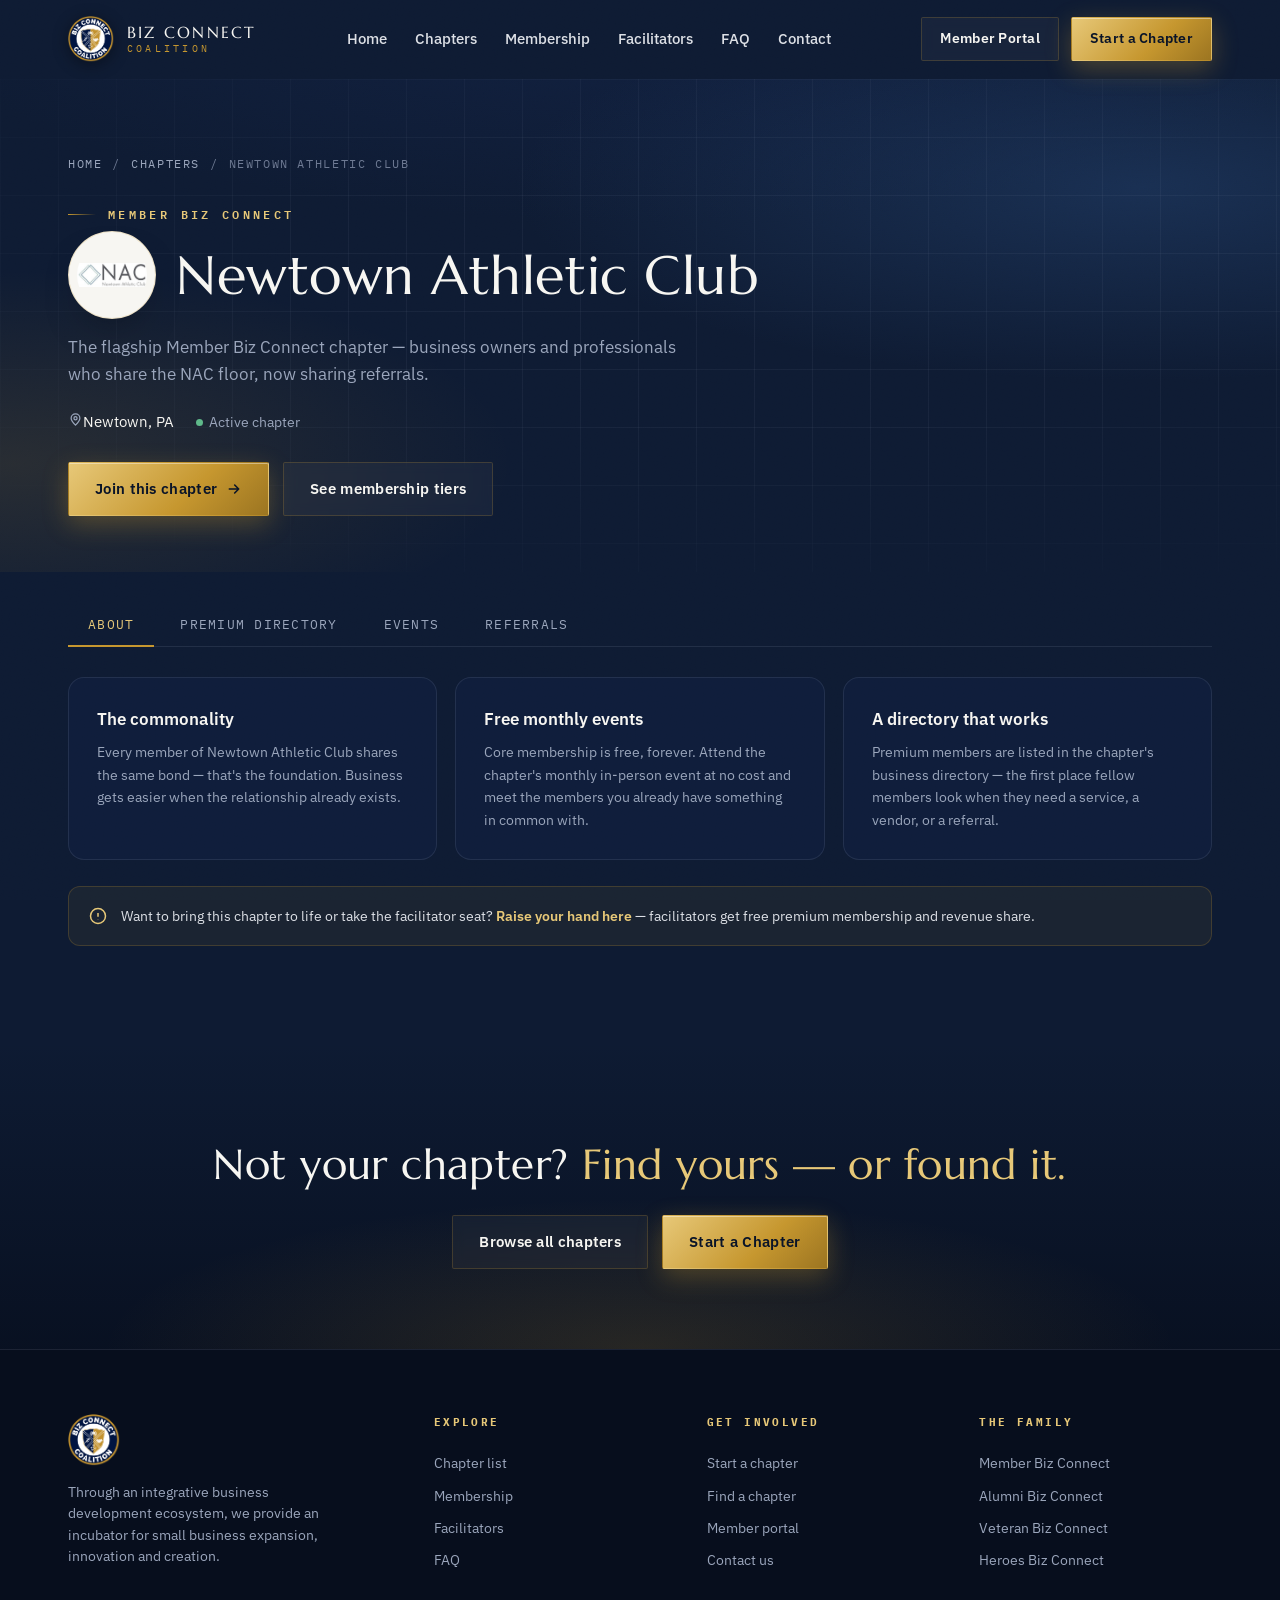
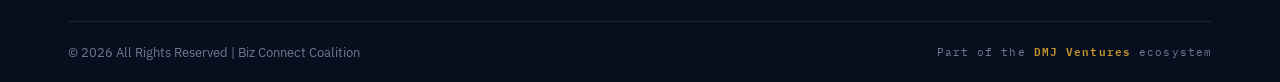
<file: chapter.html>
<!DOCTYPE html>
<html lang="en">
<head>
<meta charset="UTF-8">
<meta name="viewport" content="width=device-width, initial-scale=1.0">
<title>Chapter — Biz Connect Coalition</title>
<meta name="description" content="Biz Connect Coalition chapter page — directory, events, and referrals for this community.">
<link rel="icon" type="image/png" href="assets/img/bcc-crest.png">
<link rel="preconnect" href="https://fonts.googleapis.com">
<link rel="preconnect" href="https://fonts.gstatic.com" crossorigin>
<link href="https://fonts.googleapis.com/css2?family=Marcellus&family=Cormorant+Garamond:ital,wght@1,500;1,600&family=IBM+Plex+Sans:ital,wght@0,400;0,500;0,600;1,400&family=IBM+Plex+Mono:wght@500;600&display=swap" rel="stylesheet">
<link rel="stylesheet" href="assets/css/site.css">
</head>
<body>

<header class="site">
  <div class="wrap nav">
    <a class="brand" href="index.html">
      <img src="assets/img/bcc-crest.png" alt="Biz Connect Coalition crest">
      <span class="brand-word"><b>BIZ CONNECT</b><span>Coalition</span></span>
    </a>
    <nav class="nav-links" aria-label="Primary">
      <a href="index.html">Home</a>
      <a href="chapters.html">Chapters</a>
      <a href="membership.html">Membership</a>
      <a href="facilitators.html">Facilitators</a>
      <a href="faq.html">FAQ</a>
      <a href="contact.html">Contact</a>
    </nav>
    <div class="nav-cta">
      <a href="portal.html" class="btn btn-ghost btn-sm">Member Portal</a>
      <a href="start-a-chapter.html" class="btn btn-primary btn-sm">Start a Chapter</a>
      <button class="menu-btn" id="menuBtn" aria-label="Menu"><span></span><span></span><span></span></button>
    </div>
  </div>
  <nav class="mobile-nav" id="mobileNav" aria-label="Mobile">
    <a href="index.html">Home</a>
    <a href="chapters.html">Chapters</a>
    <a href="membership.html">Membership</a>
    <a href="facilitators.html">Facilitators</a>
    <a href="faq.html">FAQ</a>
    <a href="contact.html">Contact</a>
    <a href="portal.html">Member Portal</a>
    <a href="start-a-chapter.html" style="color:var(--gold-hi)">Start a Chapter →</a>
  </nav>
</header>

<section class="page-hero">
  <div class="hero-bg"><div class="mesh"></div><div class="hero-grid-bg"></div></div>
  <div class="wrap" style="position:relative;z-index:2">
    <div class="crumb reveal"><a href="index.html">Home</a><span>/</span><a href="chapters.html">Chapters</a><span>/</span><span id="crumbName">Chapter</span></div>
    <span class="eyebrow reveal" id="chFamily">Chapter</span>
    <div class="ch-title reveal" data-d="1">
      <span class="ch-logo" id="chLogo" hidden><img id="chLogoImg" src="" alt=""></span>
      <h1 id="chName">Chapter</h1>
    </div>
    <p class="lead reveal" data-d="2" id="chDesc"></p>
    <div style="display:flex;gap:22px;margin-top:22px;flex-wrap:wrap" class="reveal" data-d="3">
      <span class="cc-loc" style="font-size:15px"><svg viewBox="0 0 24 24" fill="none" stroke="var(--slate)" stroke-width="2" style="width:15px;height:15px"><path d="M12 21s-7-6.5-7-11a7 7 0 0 1 14 0c0 4.5-7 11-7 11Z"/><circle cx="12" cy="10" r="2.5"/></svg><span id="chLoc"></span></span>
      <span class="cc-status" id="chStatus" style="font-size:14px"><span class="dot"></span><span id="chStatusLabel"></span></span>
    </div>
    <div class="hero-cta reveal" data-d="4" style="margin-top:28px">
      <a href="contact.html" class="btn btn-primary" id="joinBtn">Join this chapter
        <svg viewBox="0 0 24 24" fill="none" stroke="currentColor" stroke-width="2.4"><path d="M5 12h14M13 6l6 6-6 6" stroke-linecap="round" stroke-linejoin="round"/></svg>
      </a>
      <a href="membership.html" class="btn btn-ghost">See membership tiers</a>
    </div>
  </div>
</section>

<section class="sec" style="padding-top:30px">
  <div class="wrap">
    <div class="tabs" data-tabs="chapter" role="tablist">
      <button class="tab active" data-tab="about" role="tab">About</button>
      <button class="tab" data-tab="directory" role="tab">Premium Directory</button>
      <button class="tab" data-tab="events" role="tab">Events</button>
      <button class="tab" data-tab="referrals" role="tab">Referrals</button>
    </div>

    <div class="tab-panel active" data-tab-panel="about" data-scope="chapter">
      <div class="info-cards">
        <div class="info-card">
          <h4>The commonality</h4>
          <p id="aboutCommon">This chapter is anchored to a shared community — so the ice is broken before the first handshake.</p>
        </div>
        <div class="info-card">
          <h4>Free monthly events</h4>
          <p>Core membership is free, forever. Attend the chapter's monthly in-person event at no cost and meet the members you already have something in common with.</p>
        </div>
        <div class="info-card">
          <h4>A directory that works</h4>
          <p>Premium members are listed in the chapter's business directory — the first place fellow members look when they need a service, a vendor, or a referral.</p>
        </div>
      </div>
      <div class="notice" style="margin-top:26px">
        <svg viewBox="0 0 24 24" fill="none" stroke-width="2"><circle cx="12" cy="12" r="10"/><path d="M12 8v5M12 16.5v.5"/></svg>
        <span>Want to bring this chapter to life or take the facilitator seat? <a href="start-a-chapter.html" style="color:var(--gold-hi);font-weight:600">Raise your hand here</a> — facilitators get free premium membership and revenue share.</span>
      </div>
    </div>

    <div class="tab-panel" data-tab-panel="directory" data-scope="chapter">
      <div class="table-scroll">
        <table class="data-table">
          <thead>
            <tr><th>Business Name</th><th>Owner</th><th>Category</th><th>Location</th><th>Contact</th></tr>
          </thead>
          <tbody id="dirBody">
            <tr><td colspan="5">
              <div class="tbl-empty">
                <b>The premium directory publishes as members join.</b>
                Premium members of this chapter are listed here with their business, category, and contact details — visible to every member of the chapter.
              </div>
            </td></tr>
          </tbody>
        </table>
      </div>
      <div class="notice" style="margin-top:22px">
        <svg viewBox="0 0 24 24" fill="none" stroke-width="2"><path d="M12 2 4 6v6c0 5 3.5 8 8 10 4.5-2 8-5 8-10V6l-8-4Z"/></svg>
        <span>Want your business on this list? <a href="membership.html" style="color:var(--gold-hi);font-weight:600">Go Premium</a> — $195/year puts you in front of the whole chapter.</span>
      </div>
    </div>

    <div class="tab-panel" data-tab-panel="events" data-scope="chapter">
      <div class="info-cards">
        <div class="info-card">
          <h4>Monthly &amp; free</h4>
          <p>Every chapter hosts a free in-person event each month. No seat fees, no pressure — just your community in one room.</p>
        </div>
        <div class="info-card">
          <h4>Next event</h4>
          <p id="eventNote">This chapter's next event date is being scheduled. Contact us and we'll connect you with the facilitator.</p>
        </div>
        <div class="info-card">
          <h4>Attendee lists</h4>
          <p>Premium members receive the attendee contact list after every event — so the conversation doesn't end when the room empties.</p>
        </div>
      </div>
      <div id="pastEvents" style="display:none;margin-top:30px">
        <h3 style="font-size:20px;margin-bottom:14px">Recent chapter events</h3>
        <div class="table-scroll">
          <table class="data-table">
            <thead><tr><th>Event</th><th>Date</th><th>Details</th></tr></thead>
            <tbody id="eventsBody"></tbody>
          </table>
        </div>
      </div>
      <div style="margin-top:26px">
        <a href="contact.html" class="btn btn-ghost">Ask about the next event</a>
      </div>
    </div>

    <div class="tab-panel" data-tab-panel="referrals" data-scope="chapter">
      <div class="info-cards">
        <div class="info-card">
          <h4>Tracked, not talked</h4>
          <p>Referrals between members are logged — source, target, and outcome — so the chapter can see the real business it generates.</p>
        </div>
        <div class="info-card">
          <h4>Year-to-date totals</h4>
          <p>Every chapter keeps a running YTD tally of completed referral value. Healthy chapters measure what matters.</p>
        </div>
        <div class="info-card">
          <h4>Warm by design</h4>
          <p>Because members already share a bond, referrals come with trust attached — the referral is a favor between friends, not a cold intro.</p>
        </div>
      </div>
      <div class="notice" style="margin-top:26px">
        <svg viewBox="0 0 24 24" fill="none" stroke-width="2"><circle cx="12" cy="12" r="10"/><path d="M12 8v5M12 16.5v.5"/></svg>
        <span>Referral tracking lives in the <a href="portal.html" style="color:var(--gold-hi);font-weight:600">member portal</a>, rolling out with member accounts.</span>
      </div>
    </div>
  </div>
</section>

<section class="final" style="padding:80px 0">
  <div class="bg"></div>
  <div class="wrap" style="position:relative;z-index:2">
    <h2 class="reveal" style="font-size:clamp(28px,3.6vw,42px)">Not your chapter? <span class="gold-text">Find yours — or found it.</span></h2>
    <div class="hero-cta reveal" data-d="1" style="margin-top:26px">
      <a href="chapters.html" class="btn btn-ghost">Browse all chapters</a>
      <a href="start-a-chapter.html" class="btn btn-primary">Start a Chapter</a>
    </div>
  </div>
</section>

<footer class="site">
  <div class="wrap">
    <div class="foot-grid">
      <div class="foot-brand">
        <img src="assets/img/bcc-crest.png" alt="Biz Connect Coalition crest">
        <p>Through an integrative business development ecosystem, we provide an incubator for small business expansion, innovation and creation.</p>
      </div>
      <div class="foot-col">
        <h5>Explore</h5>
        <a href="chapters.html">Chapter list</a>
        <a href="membership.html">Membership</a>
        <a href="facilitators.html">Facilitators</a>
        <a href="faq.html">FAQ</a>
      </div>
      <div class="foot-col">
        <h5>Get involved</h5>
        <a href="start-a-chapter.html">Start a chapter</a>
        <a href="chapters.html">Find a chapter</a>
        <a href="portal.html">Member portal</a>
        <a href="contact.html">Contact us</a>
      </div>
      <div class="foot-col">
        <h5>The family</h5>
        <a href="chapters.html?f=member">Member Biz Connect</a>
        <a href="chapters.html?f=alumni">Alumni Biz Connect</a>
        <a href="chapters.html?f=veteran">Veteran Biz Connect</a>
        <a href="chapters.html?f=heroes">Heroes Biz Connect</a>
      </div>
    </div>
    <div class="foot-base">
      <p>© 2026 All Rights Reserved | Biz Connect Coalition</p>
      <p class="fam">Part of the <b>DMJ Ventures</b> ecosystem</p>
    </div>
  </div>
</footer>

<script src="data/chapters.js"></script>
<script src="data/directory.js"></script>
<script src="assets/js/site.js"></script>
<script src="data/allie-poses.js"></script>
<script src="data/allie-brain.js"></script>
<script src="assets/js/allie.js"></script>
<script>
(function(){
  function esc(s){return String(s).replace(/&/g,"&amp;").replace(/</g,"&lt;");}
  var slug=new URLSearchParams(location.search).get("c");
  var ch=BCC_CHAPTERS.find(function(c){return c.slug===slug;})||BCC_CHAPTERS[0];
  document.title=ch.name+" — Biz Connect Coalition";
  document.getElementById("crumbName").textContent=ch.name;
  document.getElementById("chFamily").textContent=BCC.familyLabel(ch.family);
  document.getElementById("chName").textContent=ch.name;
  if(ch.logo){
    var lw=document.getElementById("chLogo");
    document.getElementById("chLogoImg").src=ch.logo;
    document.getElementById("chLogoImg").alt=ch.name+" logo";
    lw.hidden=false;
  }
  document.getElementById("chDesc").textContent=ch.desc;
  document.getElementById("chLoc").textContent=ch.loc;
  var st=document.getElementById("chStatus");
  st.classList.add(ch.status);
  document.getElementById("chStatusLabel").textContent=ch.status==="active"?"Active chapter":"Forming — founding members wanted";
  document.getElementById("aboutCommon").textContent=
    "Every member of "+ch.name+" shares the same bond — that's the foundation. Business gets easier when the relationship already exists.";

  /* seeded premium directory (recovered from the previous site) */
  var dir=(window.BCC_DIRECTORY||{})[ch.slug];
  if(dir&&dir.length){
    document.getElementById("dirBody").innerHTML=dir.map(function(r){
      return "<tr><td style='color:var(--ivory)'>"+esc(r[1])+"</td><td>"+esc(r[0])+"</td><td>"+esc(r[3])+"</td><td>"+esc(r[2])+"</td><td style='color:var(--gold-hi)'>"+esc(r[4])+"</td></tr>";
    }).join("");
  }

  /* facilitator + recent events (recovered from the previous site) */
  var info=(window.BCC_CHAPTER_INFO||{})[ch.slug];
  if(info){
    if(info.facilitator){
      document.getElementById("aboutCommon").textContent=
        "Chapter facilitator: "+info.facilitator+" — "+info.facilitatorTitle+". Every member shares the same bond; business gets easier when the relationship already exists.";
    }
    if(info.events&&info.events.length){
      document.getElementById("pastEvents").style.display="block";
      document.getElementById("eventsBody").innerHTML=info.events.map(function(e){
        return "<tr><td style='color:var(--ivory)'>"+esc(e[0])+"</td><td style='white-space:nowrap'>"+esc(e[1])+"</td><td>"+esc(e[2])+"</td></tr>";
      }).join("");
      document.getElementById("eventNote").textContent="This chapter hosts regular in-person networking nights — see recent events below. The next date is being scheduled now.";
    }
  }
})();
</script>
</body>
</html>
</file>
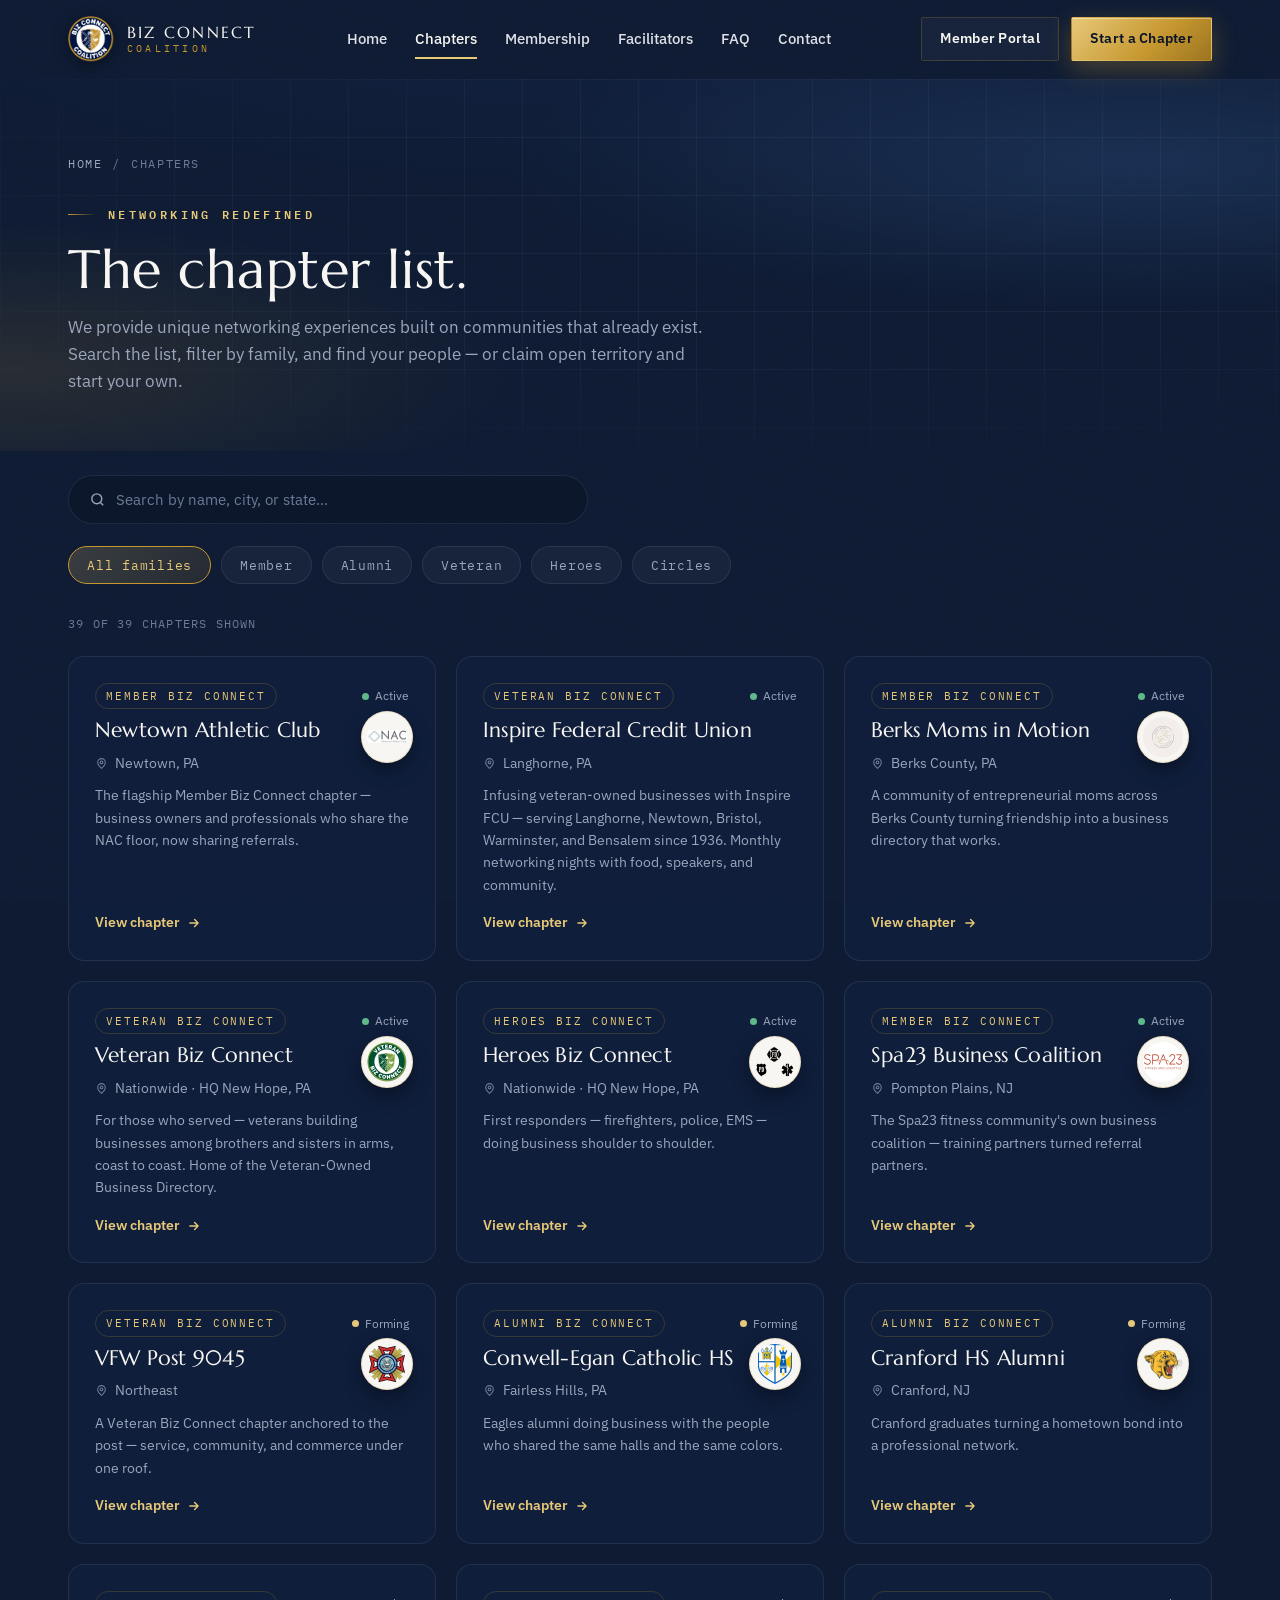
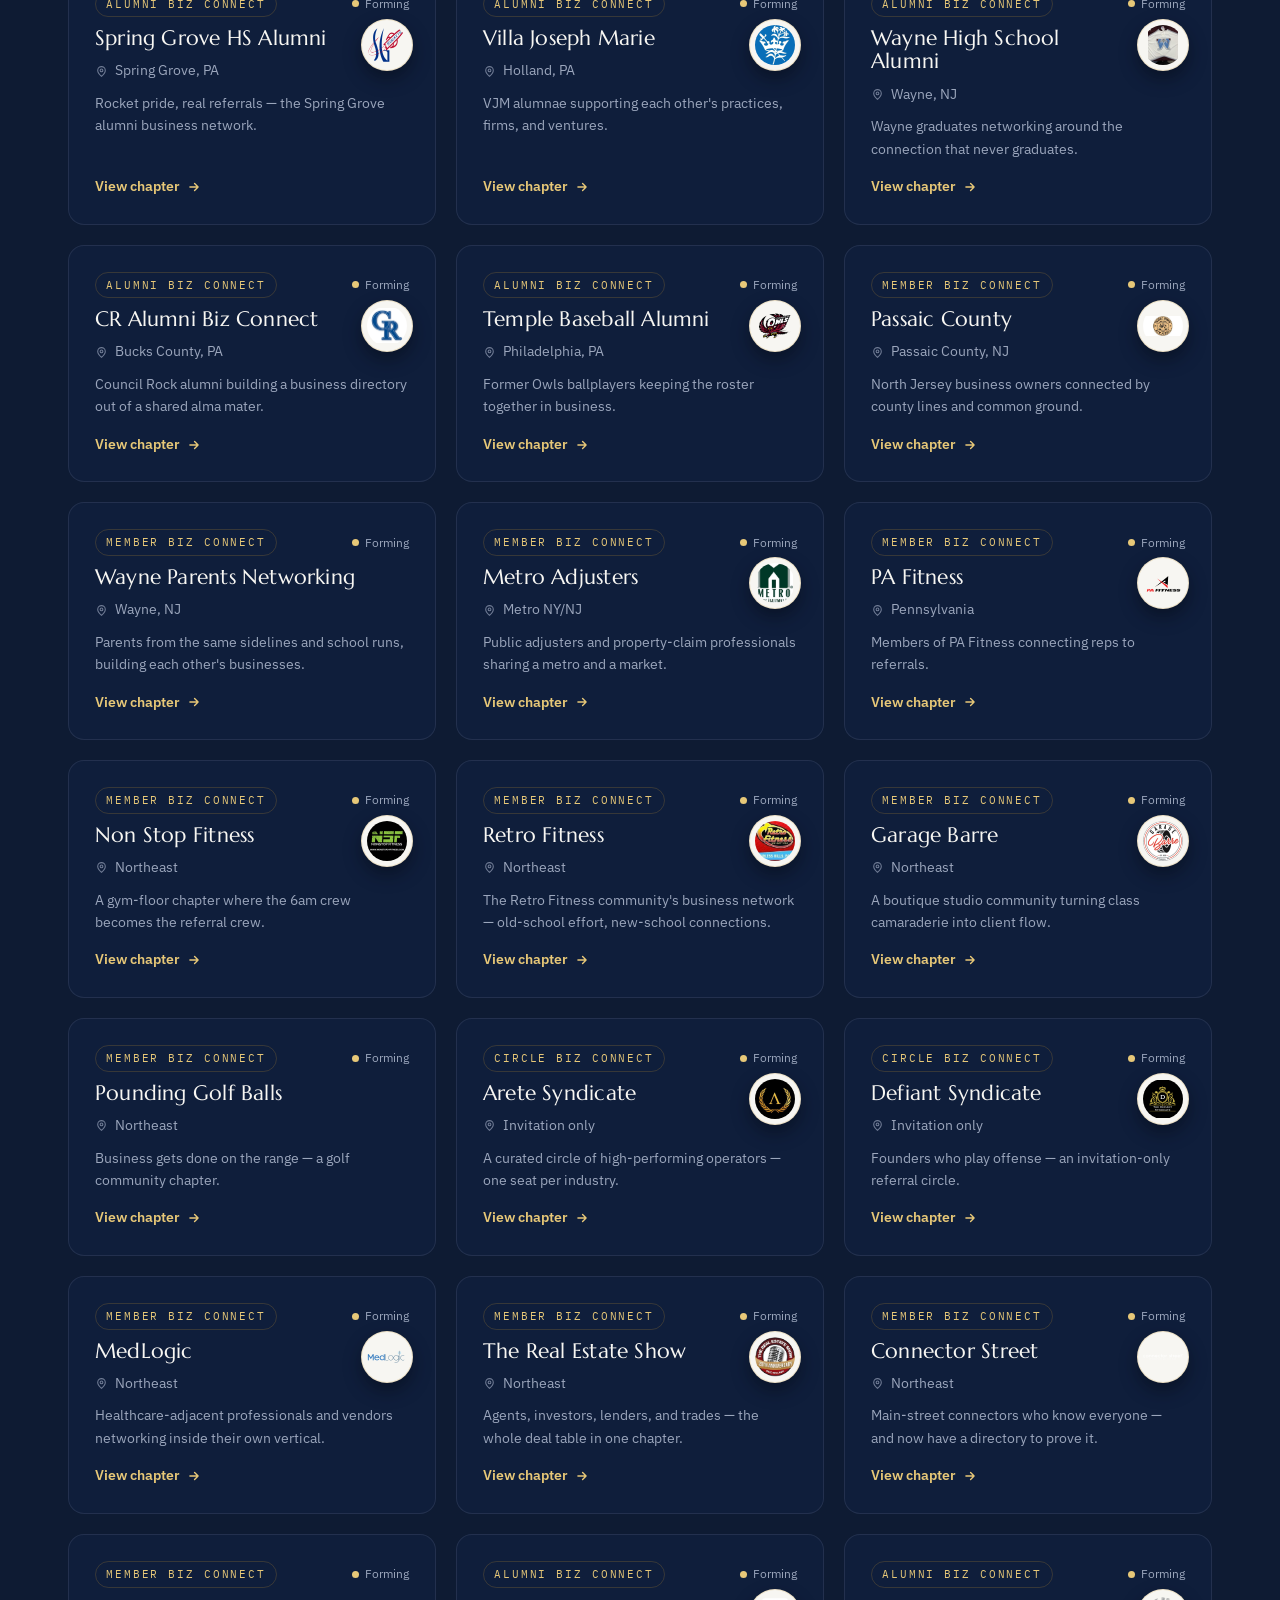
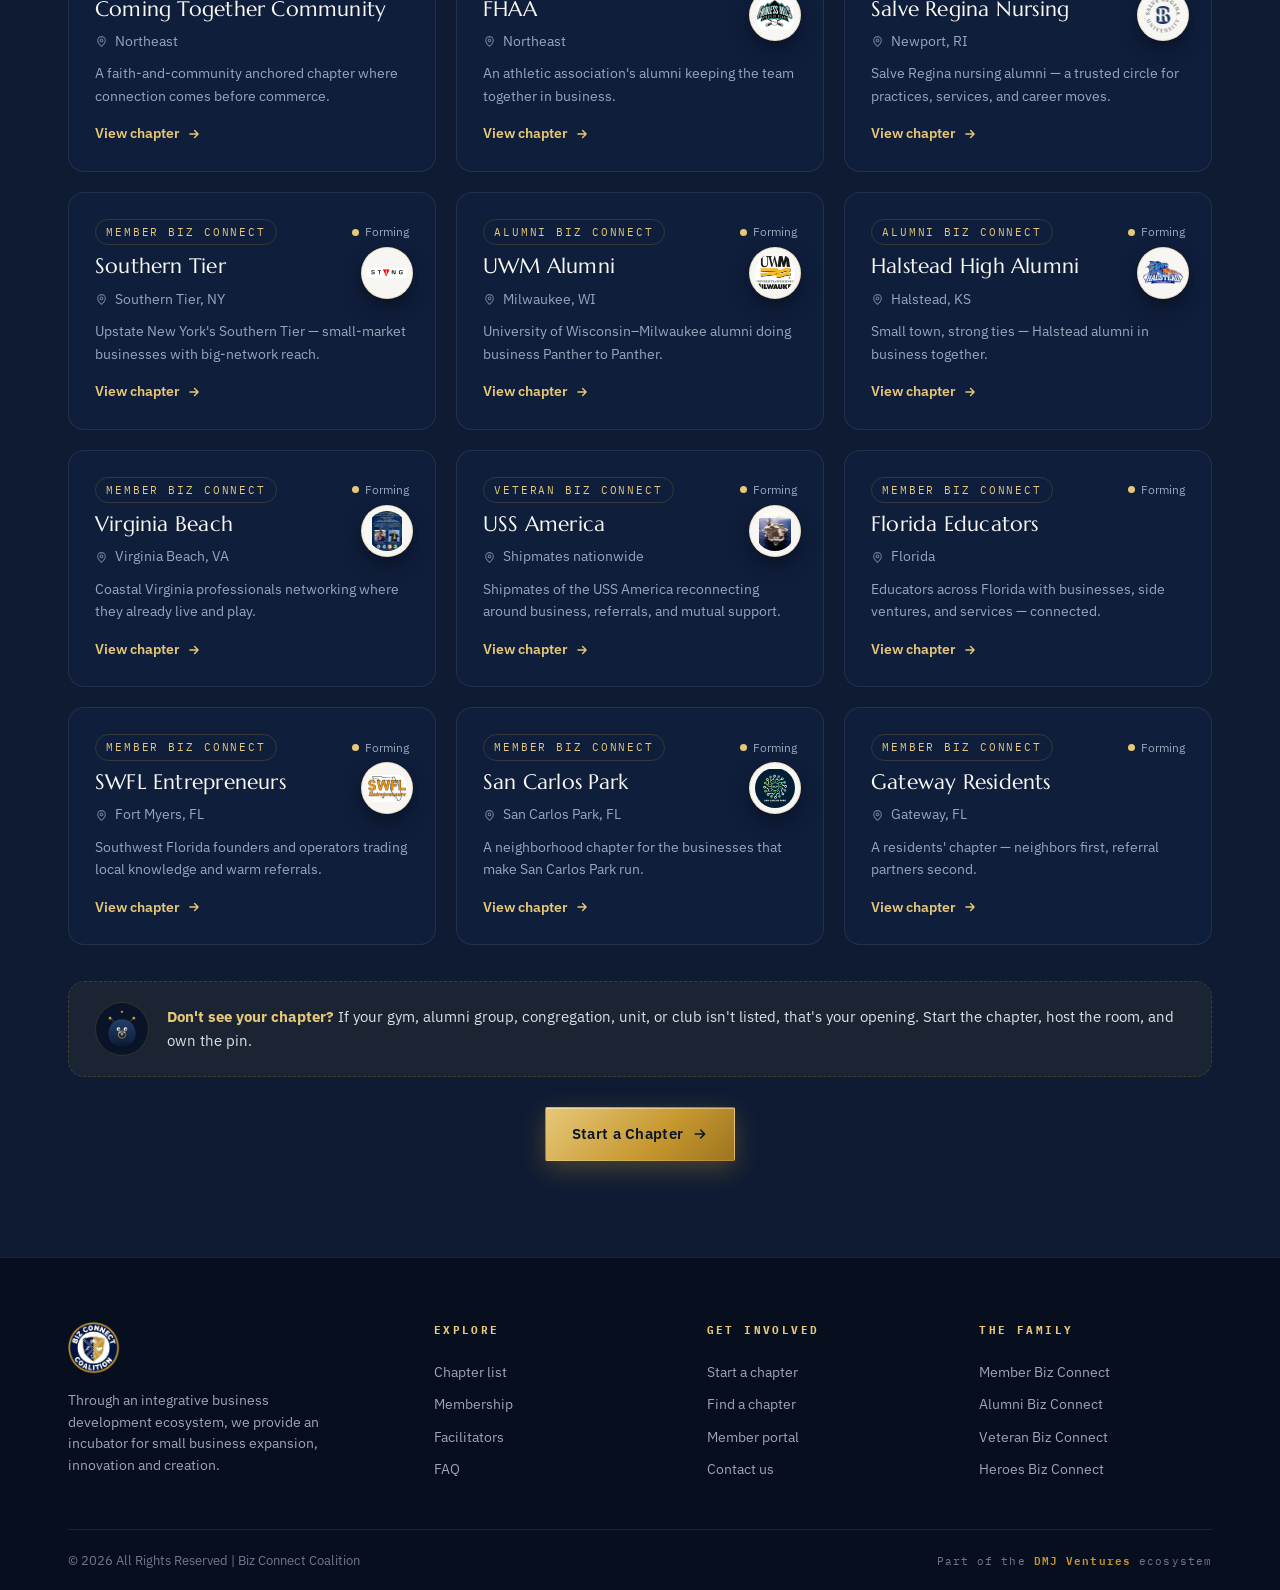
<file: chapters.html>
<!DOCTYPE html>
<html lang="en">
<head>
<meta charset="UTF-8">
<meta name="viewport" content="width=device-width, initial-scale=1.0">
<title>Chapter List — Biz Connect Coalition</title>
<meta name="description" content="Browse Biz Connect Coalition chapters — gyms, alumni associations, veteran groups, first responders, and community coalitions. Find yours, or start one where there's none.">
<link rel="icon" type="image/png" href="assets/img/bcc-crest.png">
<link rel="preconnect" href="https://fonts.googleapis.com">
<link rel="preconnect" href="https://fonts.gstatic.com" crossorigin>
<link href="https://fonts.googleapis.com/css2?family=Marcellus&family=Cormorant+Garamond:ital,wght@1,500;1,600&family=IBM+Plex+Sans:ital,wght@0,400;0,500;0,600;1,400&family=IBM+Plex+Mono:wght@500;600&display=swap" rel="stylesheet">
<link rel="stylesheet" href="assets/css/site.css">
</head>
<body>

<header class="site">
  <div class="wrap nav">
    <a class="brand" href="index.html">
      <img src="assets/img/bcc-crest.png" alt="Biz Connect Coalition crest">
      <span class="brand-word"><b>BIZ CONNECT</b><span>Coalition</span></span>
    </a>
    <nav class="nav-links" aria-label="Primary">
      <a href="index.html">Home</a>
      <a href="chapters.html">Chapters</a>
      <a href="membership.html">Membership</a>
      <a href="facilitators.html">Facilitators</a>
      <a href="faq.html">FAQ</a>
      <a href="contact.html">Contact</a>
    </nav>
    <div class="nav-cta">
      <a href="portal.html" class="btn btn-ghost btn-sm">Member Portal</a>
      <a href="start-a-chapter.html" class="btn btn-primary btn-sm">Start a Chapter</a>
      <button class="menu-btn" id="menuBtn" aria-label="Menu"><span></span><span></span><span></span></button>
    </div>
  </div>
  <nav class="mobile-nav" id="mobileNav" aria-label="Mobile">
    <a href="index.html">Home</a>
    <a href="chapters.html">Chapters</a>
    <a href="membership.html">Membership</a>
    <a href="facilitators.html">Facilitators</a>
    <a href="faq.html">FAQ</a>
    <a href="contact.html">Contact</a>
    <a href="portal.html">Member Portal</a>
    <a href="start-a-chapter.html" style="color:var(--gold-hi)">Start a Chapter →</a>
  </nav>
</header>

<section class="page-hero">
  <div class="hero-bg"><div class="mesh"></div><div class="hero-grid-bg"></div></div>
  <div class="wrap" style="position:relative;z-index:2">
    <div class="crumb reveal"><a href="index.html">Home</a><span>/</span><span>Chapters</span></div>
    <span class="eyebrow reveal">Networking redefined</span>
    <h1 class="reveal" data-d="1">The chapter list.</h1>
    <p class="lead reveal" data-d="2">We provide unique networking experiences built on communities that already exist. Search the list, filter by family, and find your people — or claim open territory and start your own.</p>
  </div>
</section>

<section class="sec" style="padding-top:24px">
  <div class="wrap">
    <div class="search-bar reveal">
      <svg viewBox="0 0 24 24" fill="none" stroke-width="2"><circle cx="11" cy="11" r="7"/><path d="m20 20-3.5-3.5"/></svg>
      <input type="text" id="chapterSearch" placeholder="Search by name, city, or state…" aria-label="Search chapters">
    </div>
    <div class="filters reveal" data-d="1" role="tablist" aria-label="Filter chapters by family">
      <button class="filter active" data-f="all">All families</button>
      <button class="filter" data-f="member">Member</button>
      <button class="filter" data-f="alumni">Alumni</button>
      <button class="filter" data-f="veteran">Veteran</button>
      <button class="filter" data-f="heroes">Heroes</button>
      <button class="filter" data-f="circle">Circles</button>
    </div>
    <p style="font-family:var(--mono);font-size:12px;color:var(--slate-dim);letter-spacing:.1em;margin-bottom:22px" id="countLine"></p>
    <div class="chapters" id="chapterGrid"></div>
    <div class="empty-hint reveal" style="margin-top:36px">
      <img class="m" src="assets/img/nexus-mascot.svg" alt="Nexus, the Biz Connect Coalition mascot">
      <p><b>Don't see your chapter?</b> If your gym, alumni group, congregation, unit, or club isn't listed, that's your opening. Start the chapter, host the room, and own the pin.</p>
    </div>
    <div style="display:flex;justify-content:center;margin-top:30px">
      <a href="start-a-chapter.html" class="btn btn-primary">Start a Chapter
        <svg viewBox="0 0 24 24" fill="none" stroke="currentColor" stroke-width="2.4"><path d="M5 12h14M13 6l6 6-6 6" stroke-linecap="round" stroke-linejoin="round"/></svg>
      </a>
    </div>
  </div>
</section>

<footer class="site">
  <div class="wrap">
    <div class="foot-grid">
      <div class="foot-brand">
        <img src="assets/img/bcc-crest.png" alt="Biz Connect Coalition crest">
        <p>Through an integrative business development ecosystem, we provide an incubator for small business expansion, innovation and creation.</p>
      </div>
      <div class="foot-col">
        <h5>Explore</h5>
        <a href="chapters.html">Chapter list</a>
        <a href="membership.html">Membership</a>
        <a href="facilitators.html">Facilitators</a>
        <a href="faq.html">FAQ</a>
      </div>
      <div class="foot-col">
        <h5>Get involved</h5>
        <a href="start-a-chapter.html">Start a chapter</a>
        <a href="chapters.html">Find a chapter</a>
        <a href="portal.html">Member portal</a>
        <a href="contact.html">Contact us</a>
      </div>
      <div class="foot-col">
        <h5>The family</h5>
        <a href="chapters.html?f=member">Member Biz Connect</a>
        <a href="chapters.html?f=alumni">Alumni Biz Connect</a>
        <a href="chapters.html?f=veteran">Veteran Biz Connect</a>
        <a href="chapters.html?f=heroes">Heroes Biz Connect</a>
      </div>
    </div>
    <div class="foot-base">
      <p>© 2026 All Rights Reserved | Biz Connect Coalition</p>
      <p class="fam">Part of the <b>DMJ Ventures</b> ecosystem</p>
    </div>
  </div>
</footer>

<script src="data/chapters.js"></script>
<script src="assets/js/site.js"></script>
<script src="data/allie-poses.js"></script>
<script src="data/allie-brain.js"></script>
<script src="assets/js/allie.js"></script>
<script>
(function(){
  var activeFamily="all", query="";
  var params=new URLSearchParams(location.search);
  if(params.get("f")){ activeFamily=params.get("f"); }

  function apply(){
    var list=BCC_CHAPTERS.filter(function(c){
      var okF=activeFamily==="all"||c.family===activeFamily;
      var q=query.trim().toLowerCase();
      var okQ=!q||(c.name+" "+c.loc+" "+BCC.familyLabel(c.family)).toLowerCase().indexOf(q)>=0;
      return okF&&okQ;
    });
    var active=list.filter(function(c){return c.status==="active";});
    var rest=list.filter(function(c){return c.status!=="active";});
    BCC.renderChapters("chapterGrid", active.concat(rest));
    var cl=document.getElementById("countLine");
    cl.textContent=list.length+" OF "+BCC_CHAPTERS.length+" CHAPTERS SHOWN";
  }

  document.querySelectorAll(".filter").forEach(function(btn){
    if(btn.getAttribute("data-f")===activeFamily) {
      document.querySelectorAll(".filter").forEach(function(b){b.classList.remove("active");});
      btn.classList.add("active");
    }
    btn.addEventListener("click",function(){
      document.querySelectorAll(".filter").forEach(function(b){b.classList.remove("active");});
      btn.classList.add("active");
      activeFamily=btn.getAttribute("data-f");
      apply();
    });
  });
  document.getElementById("chapterSearch").addEventListener("input",function(e){
    query=e.target.value; apply();
  });
  apply();
})();
</script>
</body>
</html>
</file>
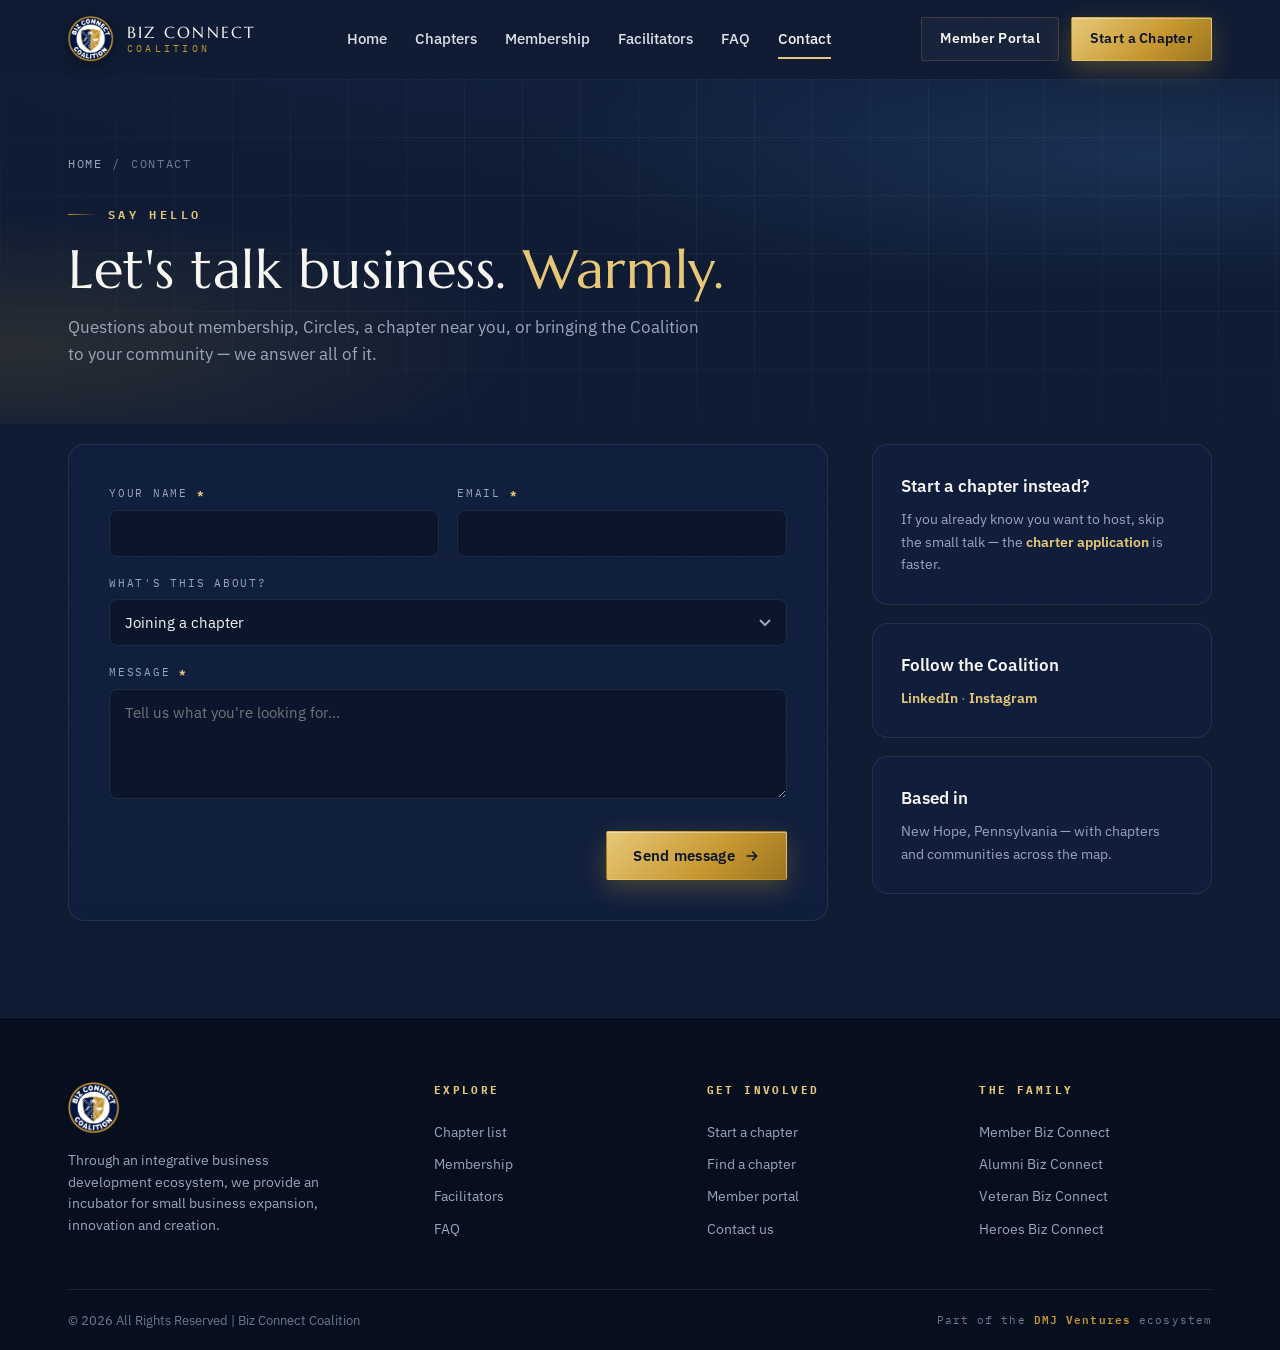
<file: contact.html>
<!DOCTYPE html>
<html lang="en">
<head>
<meta charset="UTF-8">
<meta name="viewport" content="width=device-width, initial-scale=1.0">
<title>Contact — Biz Connect Coalition</title>
<meta name="description" content="Contact Biz Connect Coalition — ask about membership, chapters, Circles, or starting a chapter in your community.">
<link rel="icon" type="image/png" href="assets/img/bcc-crest.png">
<link rel="preconnect" href="https://fonts.googleapis.com">
<link rel="preconnect" href="https://fonts.gstatic.com" crossorigin>
<link href="https://fonts.googleapis.com/css2?family=Marcellus&family=Cormorant+Garamond:ital,wght@1,500;1,600&family=IBM+Plex+Sans:ital,wght@0,400;0,500;0,600;1,400&family=IBM+Plex+Mono:wght@500;600&display=swap" rel="stylesheet">
<link rel="stylesheet" href="assets/css/site.css">
</head>
<body>

<header class="site">
  <div class="wrap nav">
    <a class="brand" href="index.html">
      <img src="assets/img/bcc-crest.png" alt="Biz Connect Coalition crest">
      <span class="brand-word"><b>BIZ CONNECT</b><span>Coalition</span></span>
    </a>
    <nav class="nav-links" aria-label="Primary">
      <a href="index.html">Home</a>
      <a href="chapters.html">Chapters</a>
      <a href="membership.html">Membership</a>
      <a href="facilitators.html">Facilitators</a>
      <a href="faq.html">FAQ</a>
      <a href="contact.html">Contact</a>
    </nav>
    <div class="nav-cta">
      <a href="portal.html" class="btn btn-ghost btn-sm">Member Portal</a>
      <a href="start-a-chapter.html" class="btn btn-primary btn-sm">Start a Chapter</a>
      <button class="menu-btn" id="menuBtn" aria-label="Menu"><span></span><span></span><span></span></button>
    </div>
  </div>
  <nav class="mobile-nav" id="mobileNav" aria-label="Mobile">
    <a href="index.html">Home</a>
    <a href="chapters.html">Chapters</a>
    <a href="membership.html">Membership</a>
    <a href="facilitators.html">Facilitators</a>
    <a href="faq.html">FAQ</a>
    <a href="contact.html">Contact</a>
    <a href="portal.html">Member Portal</a>
    <a href="start-a-chapter.html" style="color:var(--gold-hi)">Start a Chapter →</a>
  </nav>
</header>

<section class="page-hero">
  <div class="hero-bg"><div class="mesh"></div><div class="hero-grid-bg"></div></div>
  <div class="wrap" style="position:relative;z-index:2">
    <div class="crumb reveal"><a href="index.html">Home</a><span>/</span><span>Contact</span></div>
    <span class="eyebrow reveal">Say hello</span>
    <h1 class="reveal" data-d="1">Let's talk business. <span class="gold-text">Warmly.</span></h1>
    <p class="lead reveal" data-d="2">Questions about membership, Circles, a chapter near you, or bringing the Coalition to your community — we answer all of it.</p>
  </div>
</section>

<section class="sec" style="padding-top:20px">
  <div class="wrap side-grid">
    <div class="form-card reveal">
      <div id="contactForm">
        <div class="form-grid">
          <div class="field">
            <label for="cName">Your name <b>*</b></label>
            <input id="cName" type="text" autocomplete="name">
            <span class="err">Please enter your name.</span>
          </div>
          <div class="field">
            <label for="cEmail">Email <b>*</b></label>
            <input id="cEmail" type="email" autocomplete="email">
            <span class="err">Please enter a valid email address.</span>
          </div>
          <div class="field full">
            <label for="cTopic">What's this about?</label>
            <select id="cTopic">
              <option>Joining a chapter</option>
              <option>Starting a chapter</option>
              <option>Premium membership</option>
              <option>Circles — request a seat</option>
              <option>Elite Mastermind</option>
              <option>Partnering with the Coalition</option>
              <option>Something else</option>
            </select>
          </div>
          <div class="field full">
            <label for="cMsg">Message <b>*</b></label>
            <textarea id="cMsg" placeholder="Tell us what you're looking for…"></textarea>
            <span class="err">Please write a short message.</span>
          </div>
        </div>
        <div class="form-nav">
          <span></span>
          <button class="btn btn-primary" id="cSend">Send message
            <svg viewBox="0 0 24 24" fill="none" stroke="currentColor" stroke-width="2.4"><path d="M5 12h14M13 6l6 6-6 6" stroke-linecap="round" stroke-linejoin="round"/></svg>
          </button>
        </div>
      </div>
      <div id="contactDone" style="display:none">
        <div class="form-success">
          <div class="seal">
            <svg viewBox="0 0 24 24" fill="none" stroke-width="2"><path d="M20 6 9 17l-5-5" stroke-linecap="round" stroke-linejoin="round"/></svg>
          </div>
          <h3>Message ready to send.</h3>
          <p>Your email app should have opened with everything filled in — hit send and it's on its way to the team.</p>
        </div>
      </div>
    </div>
    <aside style="display:grid;gap:18px">
      <div class="info-card reveal" data-d="1">
        <h4>Start a chapter instead?</h4>
        <p>If you already know you want to host, skip the small talk — the <a href="start-a-chapter.html" style="color:var(--gold-hi);font-weight:600">charter application</a> is faster.</p>
      </div>
      <div class="info-card reveal" data-d="2">
        <h4>Follow the Coalition</h4>
        <p><a href="https://www.linkedin.com/company/bizconnectcoalition" target="_blank" rel="noopener" style="color:var(--gold-hi);font-weight:600">LinkedIn</a> · <a href="https://www.instagram.com/bizconnectcoalition/" target="_blank" rel="noopener" style="color:var(--gold-hi);font-weight:600">Instagram</a></p>
      </div>
      <div class="info-card reveal" data-d="3">
        <h4>Based in</h4>
        <p>New Hope, Pennsylvania — with chapters and communities across the map.</p>
      </div>
    </aside>
  </div>
</section>

<footer class="site">
  <div class="wrap">
    <div class="foot-grid">
      <div class="foot-brand">
        <img src="assets/img/bcc-crest.png" alt="Biz Connect Coalition crest">
        <p>Through an integrative business development ecosystem, we provide an incubator for small business expansion, innovation and creation.</p>
      </div>
      <div class="foot-col">
        <h5>Explore</h5>
        <a href="chapters.html">Chapter list</a>
        <a href="membership.html">Membership</a>
        <a href="facilitators.html">Facilitators</a>
        <a href="faq.html">FAQ</a>
      </div>
      <div class="foot-col">
        <h5>Get involved</h5>
        <a href="start-a-chapter.html">Start a chapter</a>
        <a href="chapters.html">Find a chapter</a>
        <a href="portal.html">Member portal</a>
        <a href="contact.html">Contact us</a>
      </div>
      <div class="foot-col">
        <h5>The family</h5>
        <a href="chapters.html?f=member">Member Biz Connect</a>
        <a href="chapters.html?f=alumni">Alumni Biz Connect</a>
        <a href="chapters.html?f=veteran">Veteran Biz Connect</a>
        <a href="chapters.html?f=heroes">Heroes Biz Connect</a>
      </div>
    </div>
    <div class="foot-base">
      <p>© 2026 All Rights Reserved | Biz Connect Coalition</p>
      <p class="fam">Part of the <b>DMJ Ventures</b> ecosystem</p>
    </div>
  </div>
</footer>

<script src="data/chapters.js"></script>
<script src="assets/js/site.js"></script>
<script src="data/allie-poses.js"></script>
<script src="data/allie-brain.js"></script>
<script src="assets/js/allie.js"></script>
<script>
(function(){
  function val(id){return document.getElementById(id).value.trim();}
  function need(id,ok){
    var f=document.getElementById(id).closest(".field");
    f.classList.toggle("invalid",!ok);
    return ok;
  }
  document.getElementById("cSend").addEventListener("click",function(){
    var ok=true;
    ok=need("cName",!!val("cName"))&&ok;
    ok=need("cEmail",/^[^@\s]+@[^@\s]+\.[^@\s]+$/.test(val("cEmail")))&&ok;
    ok=need("cMsg",!!val("cMsg"))&&ok;
    if(!ok) return;
    var body="From: "+encodeURIComponent(val("cName"))+" <"+encodeURIComponent(val("cEmail"))+">%0D%0A"+
             "Topic: "+encodeURIComponent(val("cTopic"))+"%0D%0A%0D%0A"+
             encodeURIComponent(val("cMsg"));
    window.location.href="mailto:info@bizconnectcoalition.com?subject="+
      encodeURIComponent("Website inquiry — "+val("cTopic"))+"&body="+body;
    document.getElementById("contactForm").style.display="none";
    document.getElementById("contactDone").style.display="block";
  });
})();
</script>
</body>
</html>
</file>
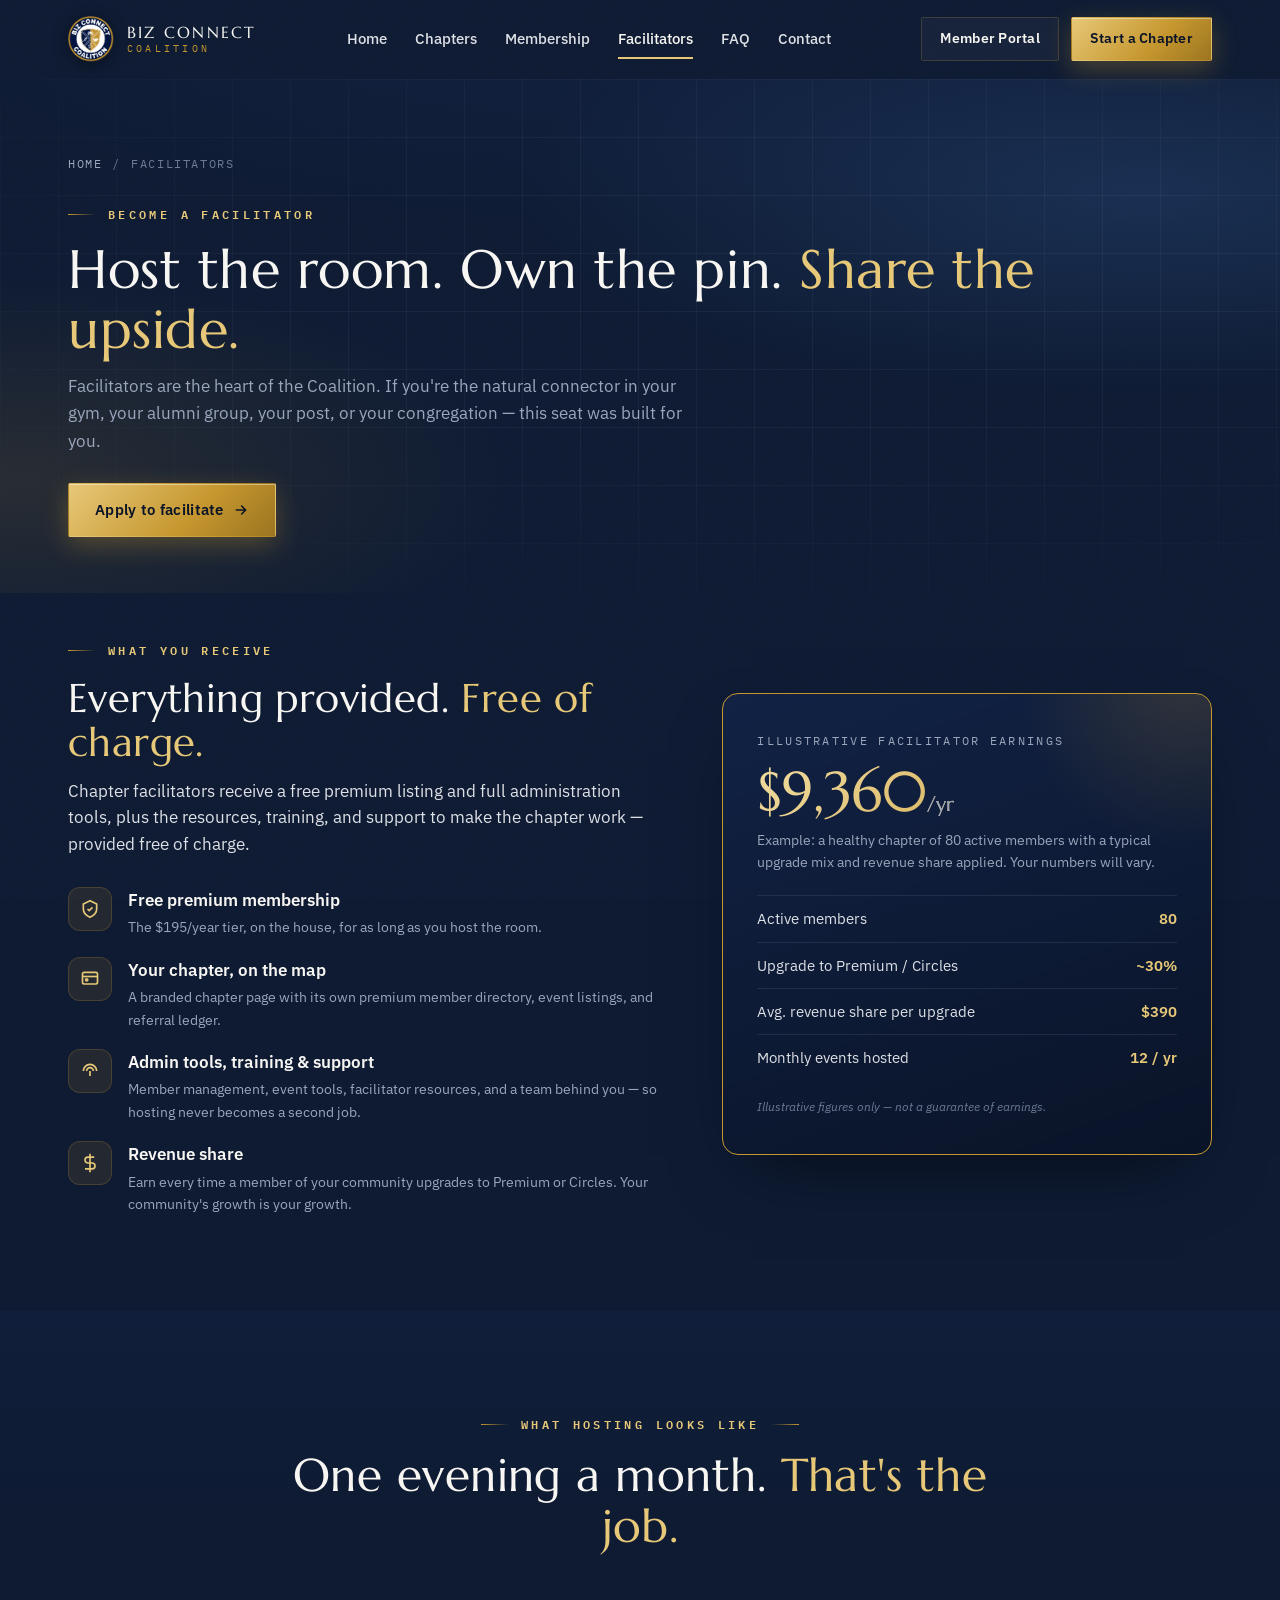
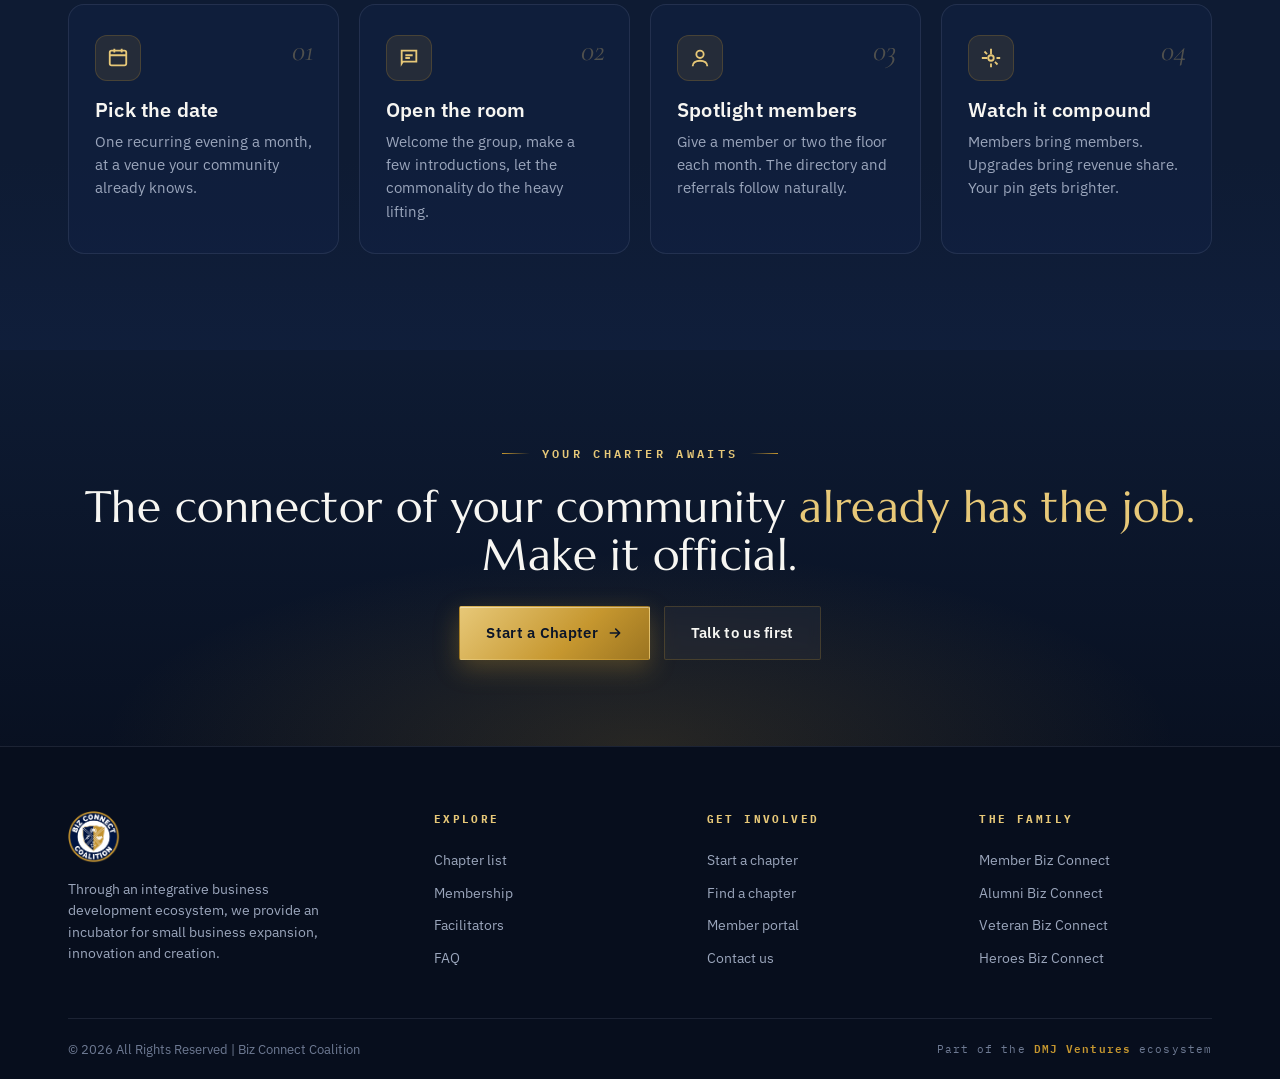
<file: facilitators.html>
<!DOCTYPE html>
<html lang="en">
<head>
<meta charset="UTF-8">
<meta name="viewport" content="width=device-width, initial-scale=1.0">
<title>Become a Facilitator — Biz Connect Coalition</title>
<meta name="description" content="Facilitators host a Biz Connect Coalition chapter and share the upside: free premium membership, done-for-you tools and training, and revenue share on member upgrades.">
<link rel="icon" type="image/png" href="assets/img/bcc-crest.png">
<link rel="preconnect" href="https://fonts.googleapis.com">
<link rel="preconnect" href="https://fonts.gstatic.com" crossorigin>
<link href="https://fonts.googleapis.com/css2?family=Marcellus&family=Cormorant+Garamond:ital,wght@1,500;1,600&family=IBM+Plex+Sans:ital,wght@0,400;0,500;0,600;1,400&family=IBM+Plex+Mono:wght@500;600&display=swap" rel="stylesheet">
<link rel="stylesheet" href="assets/css/site.css">
</head>
<body>

<header class="site">
  <div class="wrap nav">
    <a class="brand" href="index.html">
      <img src="assets/img/bcc-crest.png" alt="Biz Connect Coalition crest">
      <span class="brand-word"><b>BIZ CONNECT</b><span>Coalition</span></span>
    </a>
    <nav class="nav-links" aria-label="Primary">
      <a href="index.html">Home</a>
      <a href="chapters.html">Chapters</a>
      <a href="membership.html">Membership</a>
      <a href="facilitators.html">Facilitators</a>
      <a href="faq.html">FAQ</a>
      <a href="contact.html">Contact</a>
    </nav>
    <div class="nav-cta">
      <a href="portal.html" class="btn btn-ghost btn-sm">Member Portal</a>
      <a href="start-a-chapter.html" class="btn btn-primary btn-sm">Start a Chapter</a>
      <button class="menu-btn" id="menuBtn" aria-label="Menu"><span></span><span></span><span></span></button>
    </div>
  </div>
  <nav class="mobile-nav" id="mobileNav" aria-label="Mobile">
    <a href="index.html">Home</a>
    <a href="chapters.html">Chapters</a>
    <a href="membership.html">Membership</a>
    <a href="facilitators.html">Facilitators</a>
    <a href="faq.html">FAQ</a>
    <a href="contact.html">Contact</a>
    <a href="portal.html">Member Portal</a>
    <a href="start-a-chapter.html" style="color:var(--gold-hi)">Start a Chapter →</a>
  </nav>
</header>

<section class="page-hero">
  <div class="hero-bg"><div class="mesh"></div><div class="hero-grid-bg"></div></div>
  <div class="wrap" style="position:relative;z-index:2">
    <div class="crumb reveal"><a href="index.html">Home</a><span>/</span><span>Facilitators</span></div>
    <span class="eyebrow reveal">Become a facilitator</span>
    <h1 class="reveal" data-d="1">Host the room. Own the pin. <span class="gold-text">Share the upside.</span></h1>
    <p class="lead reveal" data-d="2">Facilitators are the heart of the Coalition. If you're the natural connector in your gym, your alumni group, your post, or your congregation — this seat was built for you.</p>
    <div class="hero-cta reveal" data-d="3" style="margin-top:28px">
      <a href="start-a-chapter.html" class="btn btn-primary">Apply to facilitate
        <svg viewBox="0 0 24 24" fill="none" stroke="currentColor" stroke-width="2.4"><path d="M5 12h14M13 6l6 6-6 6" stroke-linecap="round" stroke-linejoin="round"/></svg>
      </a>
    </div>
  </div>
</section>

<section class="sec" style="padding-top:40px">
  <div class="wrap facil-inner">
    <div class="reveal">
      <span class="eyebrow">What you receive</span>
      <h2 style="font-size:clamp(28px,3.4vw,40px);margin:16px 0 14px">Everything provided. <span class="gold-text">Free of charge.</span></h2>
      <p style="font-size:16.5px;color:var(--ivory-dim)">Chapter facilitators receive a free premium listing and full administration tools, plus the resources, training, and support to make the chapter work — provided free of charge.</p>
      <div class="facil-list">
        <div class="facil-item">
          <div class="ic"><svg viewBox="0 0 24 24" fill="none" stroke-width="2"><path d="M12 2 4 6v6c0 5 3.5 8 8 10 4.5-2 8-5 8-10V6l-8-4Z"/><path d="M9 12l2 2 4-4"/></svg></div>
          <div><h4>Free premium membership</h4><p>The $195/year tier, on the house, for as long as you host the room.</p></div>
        </div>
        <div class="facil-item">
          <div class="ic"><svg viewBox="0 0 24 24" fill="none" stroke-width="2"><rect x="3" y="4" width="18" height="14" rx="2"/><path d="M3 9h18"/><circle cx="8" cy="13" r="1.3"/></svg></div>
          <div><h4>Your chapter, on the map</h4><p>A branded chapter page with its own premium member directory, event listings, and referral ledger.</p></div>
        </div>
        <div class="facil-item">
          <div class="ic"><svg viewBox="0 0 24 24" fill="none" stroke-width="2"><path d="M4 12a8 8 0 0 1 16 0M8 12a4 4 0 0 1 8 0"/><path d="M12 12v6"/></svg></div>
          <div><h4>Admin tools, training &amp; support</h4><p>Member management, event tools, facilitator resources, and a team behind you — so hosting never becomes a second job.</p></div>
        </div>
        <div class="facil-item">
          <div class="ic"><svg viewBox="0 0 24 24" fill="none" stroke-width="2"><path d="M12 1v22M17 5H9.5a3.5 3.5 0 0 0 0 7h5a3.5 3.5 0 0 1 0 7H6"/></svg></div>
          <div><h4>Revenue share</h4><p>Earn every time a member of your community upgrades to Premium or Circles. Your community's growth is your growth.</p></div>
        </div>
      </div>
    </div>
    <div class="earn-card reveal" data-d="2">
      <div class="ec-label">Illustrative facilitator earnings</div>
      <div class="earn-big">$9,360<span style="font-size:20px;color:var(--slate);-webkit-text-fill-color:var(--slate)">/yr</span></div>
      <div class="earn-sub">Example: a healthy chapter of 80 active members with a typical upgrade mix and revenue share applied. Your numbers will vary.</div>
      <div class="earn-row"><span>Active members</span><b>80</b></div>
      <div class="earn-row"><span>Upgrade to Premium / Circles</span><b>~30%</b></div>
      <div class="earn-row"><span>Avg. revenue share per upgrade</span><b>$390</b></div>
      <div class="earn-row"><span>Monthly events hosted</span><b>12 / yr</b></div>
      <p class="earn-note">Illustrative figures only — not a guarantee of earnings.</p>
    </div>
  </div>
</section>

<section class="sec band">
  <div class="wrap">
    <div class="sec-head center reveal">
      <span class="eyebrow two">What hosting looks like</span>
      <h2>One evening a month. <span class="gold-text">That's the job.</span></h2>
    </div>
    <div class="steps">
      <div class="step reveal" data-d="1">
        <div class="ic"><svg viewBox="0 0 24 24" fill="none" stroke-width="2"><rect x="3" y="4" width="18" height="16" rx="2"/><path d="M3 9h18M8 2v4M16 2v4"/></svg></div>
        <h3>Pick the date</h3>
        <p>One recurring evening a month, at a venue your community already knows.</p>
      </div>
      <div class="step reveal" data-d="2">
        <div class="ic"><svg viewBox="0 0 24 24" fill="none" stroke-width="2"><path d="M4 4h16v12H5.2L4 18V4Z"/><path d="M8 9h8M8 12h5"/></svg></div>
        <h3>Open the room</h3>
        <p>Welcome the group, make a few introductions, let the commonality do the heavy lifting.</p>
      </div>
      <div class="step reveal" data-d="3">
        <div class="ic"><svg viewBox="0 0 24 24" fill="none" stroke-width="2"><circle cx="12" cy="8" r="4"/><path d="M4 21c0-4 3.6-6 8-6s8 2 8 6"/></svg></div>
        <h3>Spotlight members</h3>
        <p>Give a member or two the floor each month. The directory and referrals follow naturally.</p>
      </div>
      <div class="step reveal" data-d="4">
        <div class="ic"><svg viewBox="0 0 24 24" fill="none" stroke-width="2"><path d="M12 2v6M12 22v-4M4.9 4.9l2.8 2.8M16.3 16.3l2.8 2.8M2 12h6M22 12h-4"/><circle cx="12" cy="12" r="3"/></svg></div>
        <h3>Watch it compound</h3>
        <p>Members bring members. Upgrades bring revenue share. Your pin gets brighter.</p>
      </div>
    </div>
  </div>
</section>

<section class="final" style="padding:86px 0">
  <div class="bg"></div>
  <div class="wrap" style="position:relative;z-index:2">
    <span class="eyebrow two reveal" style="justify-content:center">Your charter awaits</span>
    <h2 class="reveal" data-d="1" style="font-size:clamp(28px,3.8vw,44px)">The connector of your community <span class="gold-text">already has the job.</span> Make it official.</h2>
    <div class="hero-cta reveal" data-d="2" style="margin-top:26px">
      <a href="start-a-chapter.html" class="btn btn-primary">Start a Chapter
        <svg viewBox="0 0 24 24" fill="none" stroke="currentColor" stroke-width="2.4"><path d="M5 12h14M13 6l6 6-6 6" stroke-linecap="round" stroke-linejoin="round"/></svg>
      </a>
      <a href="contact.html" class="btn btn-ghost">Talk to us first</a>
    </div>
  </div>
</section>

<footer class="site">
  <div class="wrap">
    <div class="foot-grid">
      <div class="foot-brand">
        <img src="assets/img/bcc-crest.png" alt="Biz Connect Coalition crest">
        <p>Through an integrative business development ecosystem, we provide an incubator for small business expansion, innovation and creation.</p>
      </div>
      <div class="foot-col">
        <h5>Explore</h5>
        <a href="chapters.html">Chapter list</a>
        <a href="membership.html">Membership</a>
        <a href="facilitators.html">Facilitators</a>
        <a href="faq.html">FAQ</a>
      </div>
      <div class="foot-col">
        <h5>Get involved</h5>
        <a href="start-a-chapter.html">Start a chapter</a>
        <a href="chapters.html">Find a chapter</a>
        <a href="portal.html">Member portal</a>
        <a href="contact.html">Contact us</a>
      </div>
      <div class="foot-col">
        <h5>The family</h5>
        <a href="chapters.html?f=member">Member Biz Connect</a>
        <a href="chapters.html?f=alumni">Alumni Biz Connect</a>
        <a href="chapters.html?f=veteran">Veteran Biz Connect</a>
        <a href="chapters.html?f=heroes">Heroes Biz Connect</a>
      </div>
    </div>
    <div class="foot-base">
      <p>© 2026 All Rights Reserved | Biz Connect Coalition</p>
      <p class="fam">Part of the <b>DMJ Ventures</b> ecosystem</p>
    </div>
  </div>
</footer>

<script src="data/chapters.js"></script>
<script src="assets/js/site.js"></script>
<script src="data/allie-poses.js"></script>
<script src="data/allie-brain.js"></script>
<script src="assets/js/allie.js"></script>
</body>
</html>
</file>
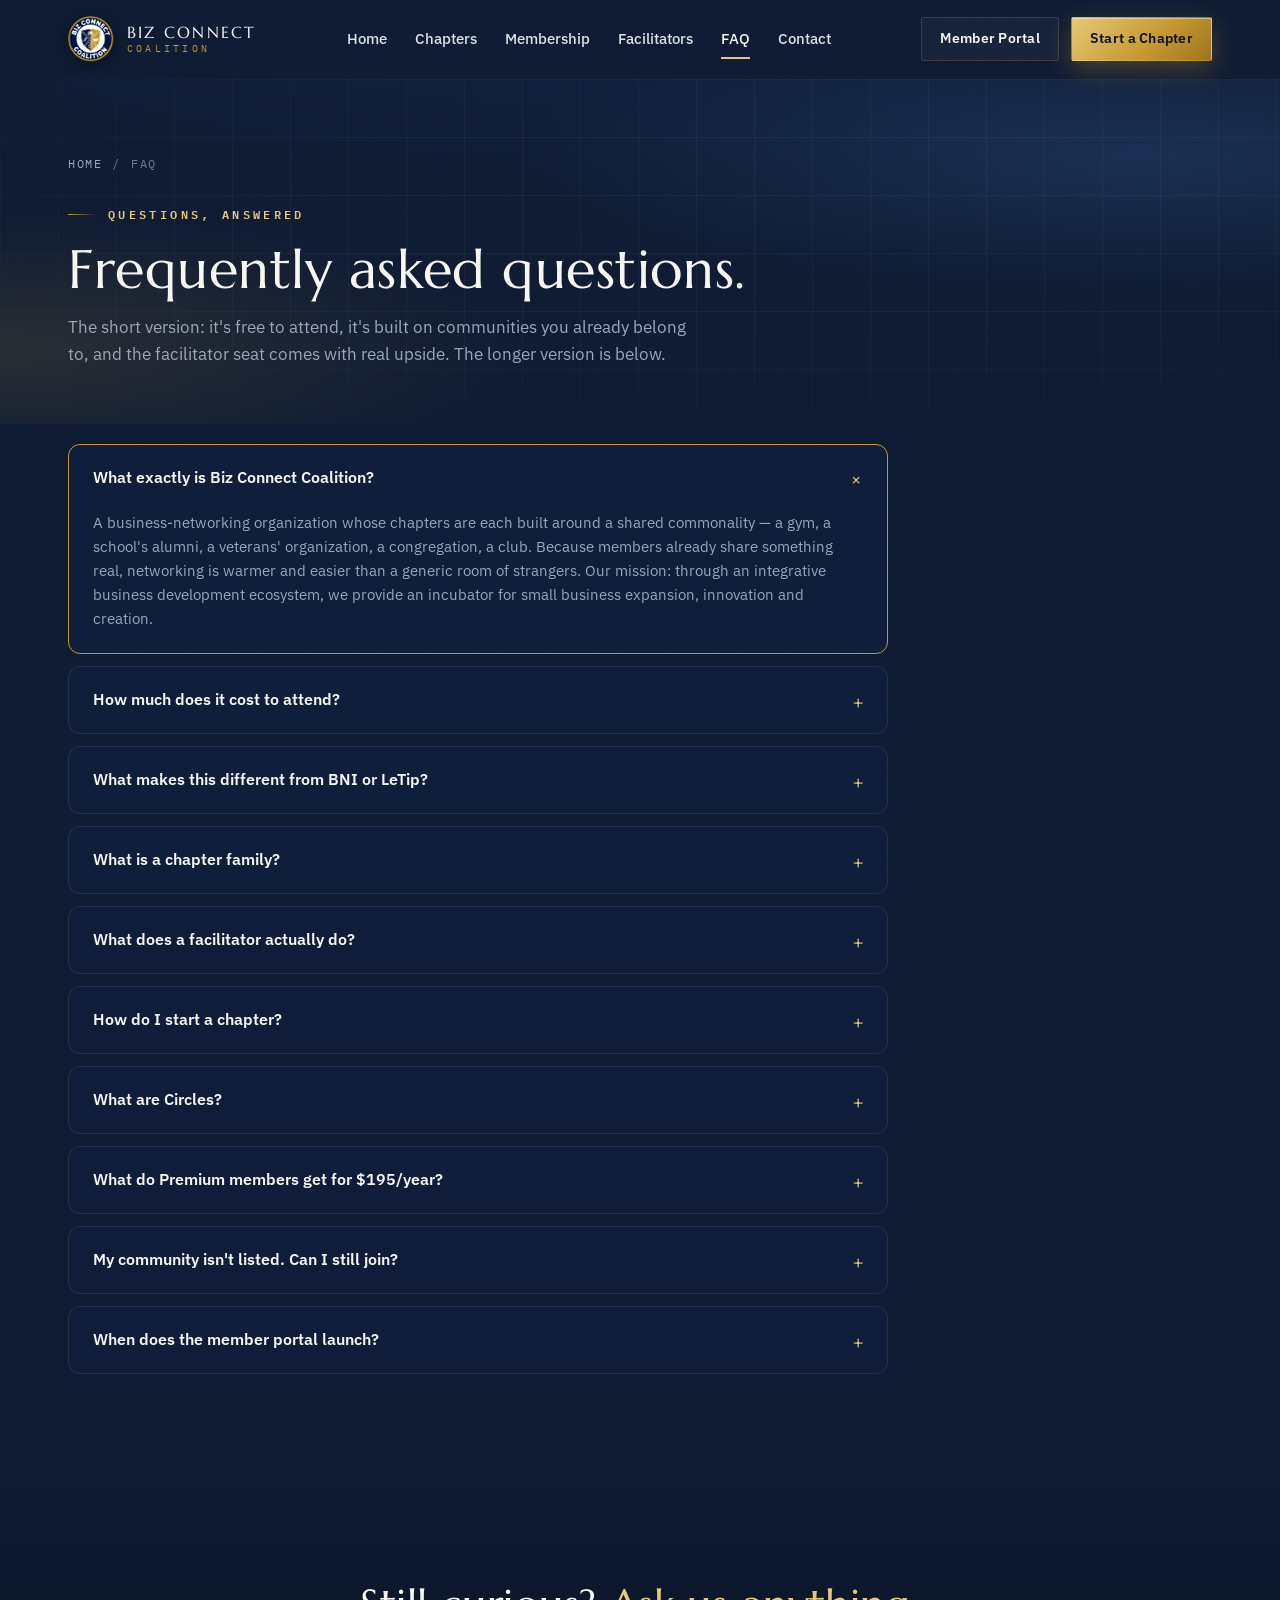
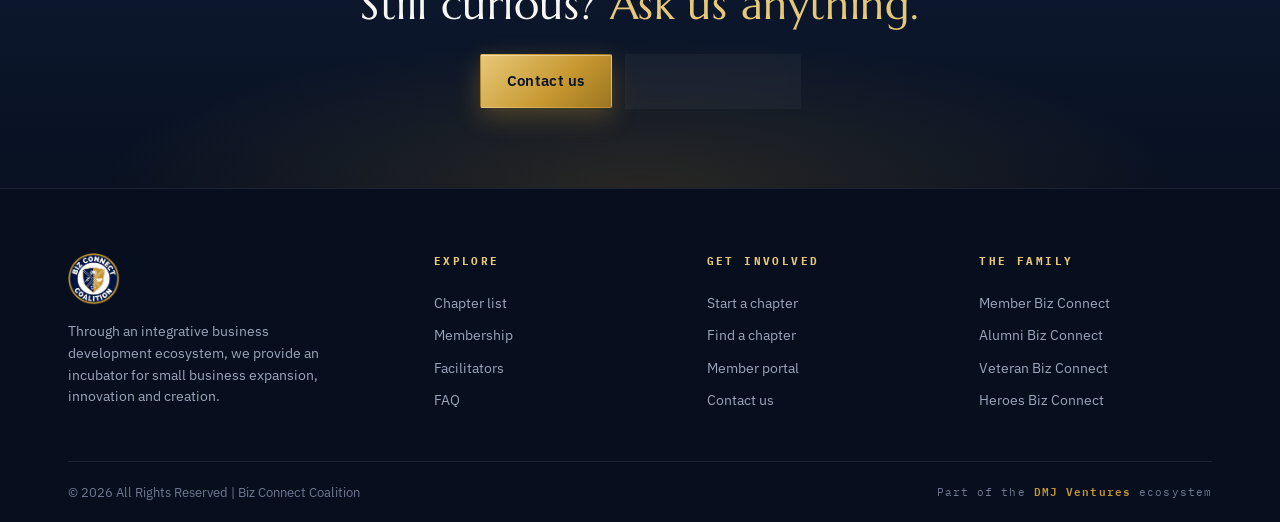
<file: faq.html>
<!DOCTYPE html>
<html lang="en">
<head>
<meta charset="UTF-8">
<meta name="viewport" content="width=device-width, initial-scale=1.0">
<title>FAQ — Biz Connect Coalition</title>
<meta name="description" content="Frequently asked questions about Biz Connect Coalition — membership, chapters, facilitating, Circles, and how the coalition works.">
<link rel="icon" type="image/png" href="assets/img/bcc-crest.png">
<link rel="preconnect" href="https://fonts.googleapis.com">
<link rel="preconnect" href="https://fonts.gstatic.com" crossorigin>
<link href="https://fonts.googleapis.com/css2?family=Marcellus&family=Cormorant+Garamond:ital,wght@1,500;1,600&family=IBM+Plex+Sans:ital,wght@0,400;0,500;0,600;1,400&family=IBM+Plex+Mono:wght@500;600&display=swap" rel="stylesheet">
<link rel="stylesheet" href="assets/css/site.css">
</head>
<body>

<header class="site">
  <div class="wrap nav">
    <a class="brand" href="index.html">
      <img src="assets/img/bcc-crest.png" alt="Biz Connect Coalition crest">
      <span class="brand-word"><b>BIZ CONNECT</b><span>Coalition</span></span>
    </a>
    <nav class="nav-links" aria-label="Primary">
      <a href="index.html">Home</a>
      <a href="chapters.html">Chapters</a>
      <a href="membership.html">Membership</a>
      <a href="facilitators.html">Facilitators</a>
      <a href="faq.html">FAQ</a>
      <a href="contact.html">Contact</a>
    </nav>
    <div class="nav-cta">
      <a href="portal.html" class="btn btn-ghost btn-sm">Member Portal</a>
      <a href="start-a-chapter.html" class="btn btn-primary btn-sm">Start a Chapter</a>
      <button class="menu-btn" id="menuBtn" aria-label="Menu"><span></span><span></span><span></span></button>
    </div>
  </div>
  <nav class="mobile-nav" id="mobileNav" aria-label="Mobile">
    <a href="index.html">Home</a>
    <a href="chapters.html">Chapters</a>
    <a href="membership.html">Membership</a>
    <a href="facilitators.html">Facilitators</a>
    <a href="faq.html">FAQ</a>
    <a href="contact.html">Contact</a>
    <a href="portal.html">Member Portal</a>
    <a href="start-a-chapter.html" style="color:var(--gold-hi)">Start a Chapter →</a>
  </nav>
</header>

<section class="page-hero">
  <div class="hero-bg"><div class="mesh"></div><div class="hero-grid-bg"></div></div>
  <div class="wrap" style="position:relative;z-index:2">
    <div class="crumb reveal"><a href="index.html">Home</a><span>/</span><span>FAQ</span></div>
    <span class="eyebrow reveal">Questions, answered</span>
    <h1 class="reveal" data-d="1">Frequently asked questions.</h1>
    <p class="lead reveal" data-d="2">The short version: it's free to attend, it's built on communities you already belong to, and the facilitator seat comes with real upside. The longer version is below.</p>
  </div>
</section>

<section class="sec" style="padding-top:20px">
  <div class="wrap">
    <div class="faq-list">
      <details class="faq-item reveal" open>
        <summary>What exactly is Biz Connect Coalition?</summary>
        <div class="fa-body">A business-networking organization whose chapters are each built around a shared commonality — a gym, a school's alumni, a veterans' organization, a congregation, a club. Because members already share something real, networking is warmer and easier than a generic room of strangers. Our mission: through an integrative business development ecosystem, we provide an incubator for small business expansion, innovation and creation.</div>
      </details>
      <details class="faq-item reveal" data-d="1">
        <summary>How much does it cost to attend?</summary>
        <div class="fa-body">Nothing. Core membership is free forever and includes the monthly in-person chapter events. Paid tiers exist for members who want more — a directory listing, attendee contact lists, and referral tools — starting at $195/year for <a href="membership.html">Premium</a>.</div>
      </details>
      <details class="faq-item reveal" data-d="1">
        <summary>What makes this different from BNI or LeTip?</summary>
        <div class="fa-body">Three things. First, the commonality: our chapters are built on existing communities, so trust exists before the first meeting. Second, the price: attending is free, and our invitation-only <a href="membership.html#circles">Circles</a> run a fraction of the cost of comparable groups. Third, the model: facilitators share in the revenue their chapter generates rather than paying franchise fees.</div>
      </details>
      <details class="faq-item reveal" data-d="2">
        <summary>What is a chapter family?</summary>
        <div class="fa-body">The flavor of commonality a chapter is built on. <b>Member Biz Connect</b> (gyms, clubs, associations), <b>Alumni Biz Connect</b> (schools and universities), <b>Veteran Biz Connect</b> (those who served), <b>Heroes Biz Connect</b> (first responders), and <b>Circle Biz Connect</b> (invitation-only referral circles, one seat per industry).</div>
      </details>
      <details class="faq-item reveal" data-d="2">
        <summary>What does a facilitator actually do?</summary>
        <div class="fa-body">Host one evening a month and be the connector you probably already are. The Coalition provides the chapter page, member directory, admin tools, training, and support free of charge — and facilitators receive free Premium membership plus revenue share on member upgrades. Details on the <a href="facilitators.html">facilitator page</a>.</div>
      </details>
      <details class="faq-item reveal" data-d="3">
        <summary>How do I start a chapter?</summary>
        <div class="fa-body">Fill out the <a href="start-a-chapter.html">charter application</a> — it takes about three minutes. We'll reach out to schedule a launch call, confirm your commonality and venue, and get your chapter onto the map. Most chapters can go from idea to first event in a few weeks.</div>
      </details>
      <details class="faq-item reveal" data-d="3">
        <summary>What are Circles?</summary>
        <div class="fa-body">Invitation-only referral groups with one member per industry — your seat locks out your competitors. Circles require a minimum of 10 members to open, meet on a focused cadence, and cost $399/year: a friendlier, more affordable alternative to traditional referral organizations.</div>
      </details>
      <details class="faq-item reveal" data-d="4">
        <summary>What do Premium members get for $195/year?</summary>
        <div class="fa-body">Your business listed in your chapter's premium member directory, the attendee contact list after every event, the member dashboard with referral tracking, and the chapter's virtual community. Core members can see the directory; Premium members are <i>in</i> it.</div>
      </details>
      <details class="faq-item reveal" data-d="4">
        <summary>My community isn't listed. Can I still join?</summary>
        <div class="fa-body">That's the best position to be in. Open territory means first-mover advantage — <a href="start-a-chapter.html">start the chapter yourself</a> and claim the facilitator seat, or <a href="contact.html">contact us</a> and we'll help you find the nearest room.</div>
      </details>
      <details class="faq-item reveal" data-d="4">
        <summary>When does the member portal launch?</summary>
        <div class="fa-body">The member platform — profiles, dashboards, event registration, and referral tracking — is being integrated with this site now. See a preview on the <a href="portal.html">member portal page</a>.</div>
      </details>
    </div>
  </div>
</section>

<section class="final" style="padding:80px 0">
  <div class="bg"></div>
  <div class="wrap" style="position:relative;z-index:2">
    <h2 class="reveal" style="font-size:clamp(28px,3.6vw,42px)">Still curious? <span class="gold-text">Ask us anything.</span></h2>
    <div class="hero-cta reveal" data-d="1" style="margin-top:26px">
      <a href="contact.html" class="btn btn-primary">Contact us</a>
      <a href="chapters.html" class="btn btn-ghost">Browse chapters</a>
    </div>
  </div>
</section>

<footer class="site">
  <div class="wrap">
    <div class="foot-grid">
      <div class="foot-brand">
        <img src="assets/img/bcc-crest.png" alt="Biz Connect Coalition crest">
        <p>Through an integrative business development ecosystem, we provide an incubator for small business expansion, innovation and creation.</p>
      </div>
      <div class="foot-col">
        <h5>Explore</h5>
        <a href="chapters.html">Chapter list</a>
        <a href="membership.html">Membership</a>
        <a href="facilitators.html">Facilitators</a>
        <a href="faq.html">FAQ</a>
      </div>
      <div class="foot-col">
        <h5>Get involved</h5>
        <a href="start-a-chapter.html">Start a chapter</a>
        <a href="chapters.html">Find a chapter</a>
        <a href="portal.html">Member portal</a>
        <a href="contact.html">Contact us</a>
      </div>
      <div class="foot-col">
        <h5>The family</h5>
        <a href="chapters.html?f=member">Member Biz Connect</a>
        <a href="chapters.html?f=alumni">Alumni Biz Connect</a>
        <a href="chapters.html?f=veteran">Veteran Biz Connect</a>
        <a href="chapters.html?f=heroes">Heroes Biz Connect</a>
      </div>
    </div>
    <div class="foot-base">
      <p>© 2026 All Rights Reserved | Biz Connect Coalition</p>
      <p class="fam">Part of the <b>DMJ Ventures</b> ecosystem</p>
    </div>
  </div>
</footer>

<script src="data/chapters.js"></script>
<script src="assets/js/site.js"></script>
<script src="data/allie-poses.js"></script>
<script src="data/allie-brain.js"></script>
<script src="assets/js/allie.js"></script>
</body>
</html>
</file>
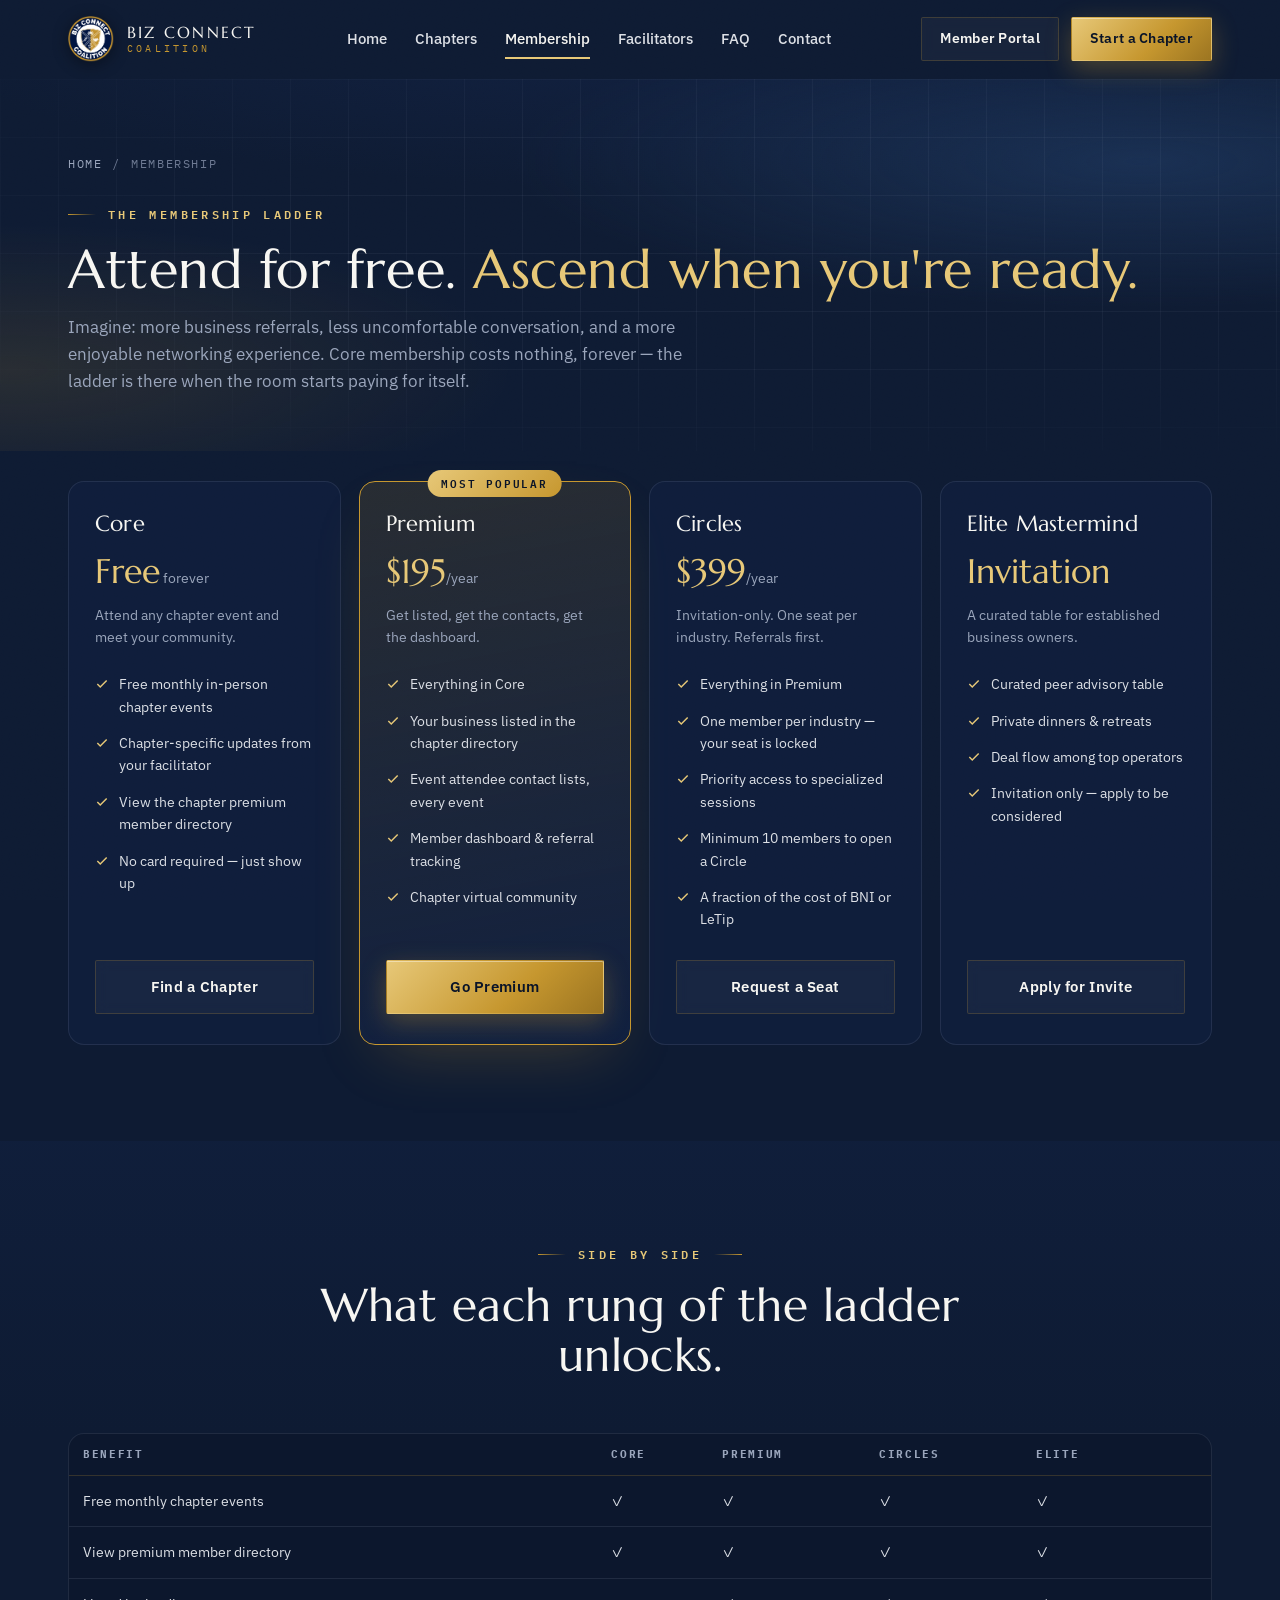
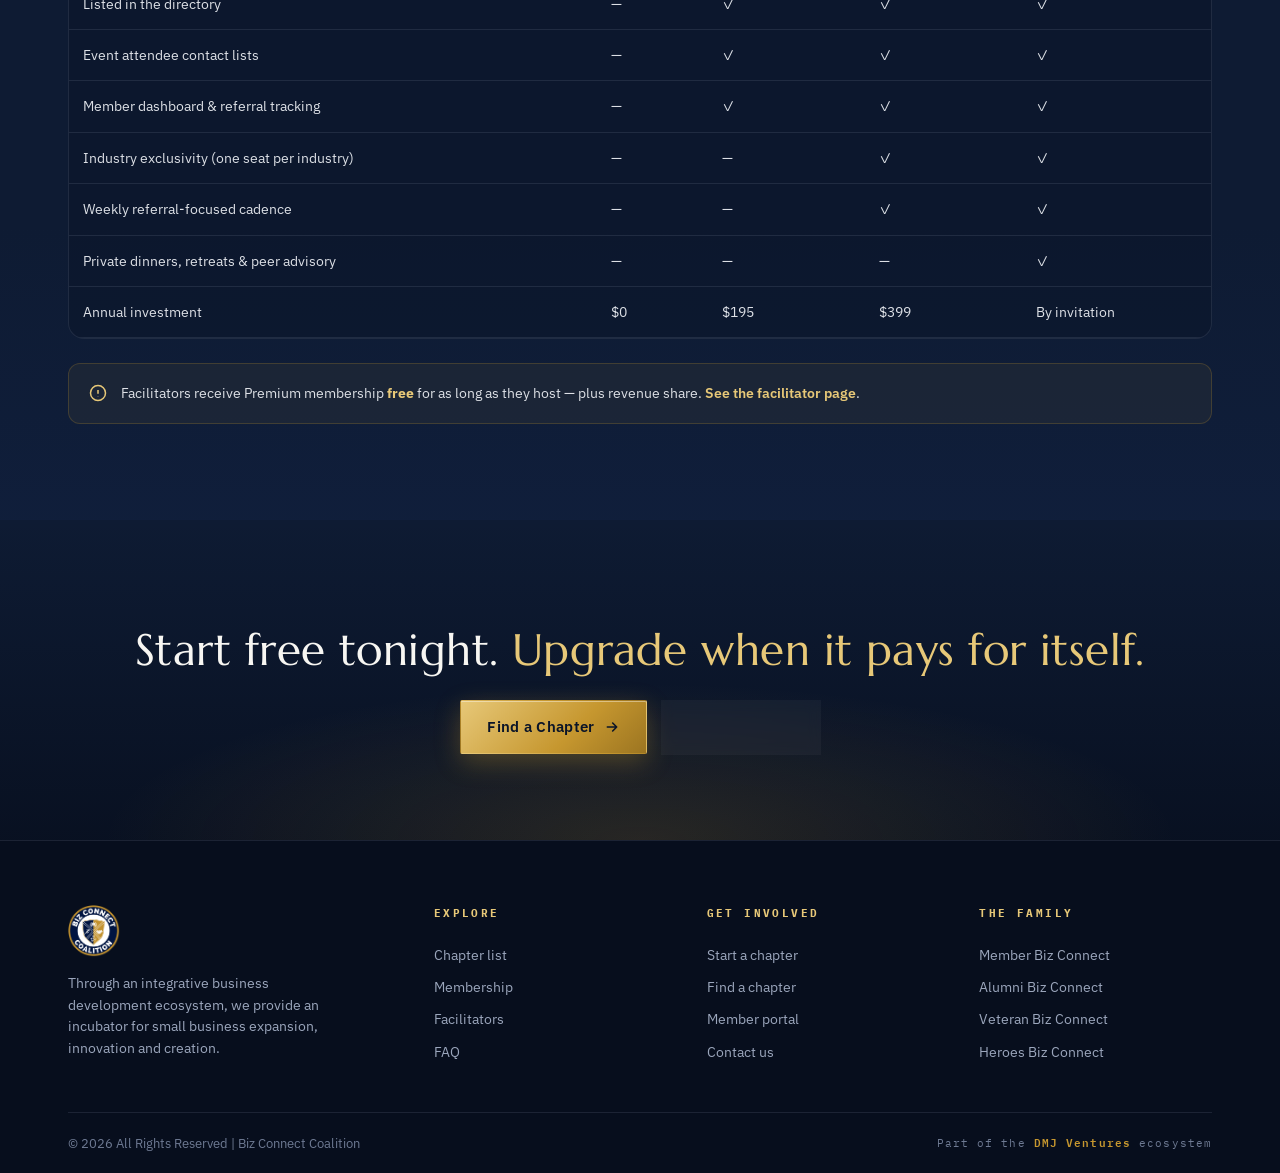
<file: membership.html>
<!DOCTYPE html>
<html lang="en">
<head>
<meta charset="UTF-8">
<meta name="viewport" content="width=device-width, initial-scale=1.0">
<title>Membership — Biz Connect Coalition</title>
<meta name="description" content="Biz Connect Coalition membership ladder: Core is free forever, Premium is $195/year, Circles are invitation-only referral groups, and the Elite Mastermind is by application.">
<link rel="icon" type="image/png" href="assets/img/bcc-crest.png">
<link rel="preconnect" href="https://fonts.googleapis.com">
<link rel="preconnect" href="https://fonts.gstatic.com" crossorigin>
<link href="https://fonts.googleapis.com/css2?family=Marcellus&family=Cormorant+Garamond:ital,wght@1,500;1,600&family=IBM+Plex+Sans:ital,wght@0,400;0,500;0,600;1,400&family=IBM+Plex+Mono:wght@500;600&display=swap" rel="stylesheet">
<link rel="stylesheet" href="assets/css/site.css">
</head>
<body>

<header class="site">
  <div class="wrap nav">
    <a class="brand" href="index.html">
      <img src="assets/img/bcc-crest.png" alt="Biz Connect Coalition crest">
      <span class="brand-word"><b>BIZ CONNECT</b><span>Coalition</span></span>
    </a>
    <nav class="nav-links" aria-label="Primary">
      <a href="index.html">Home</a>
      <a href="chapters.html">Chapters</a>
      <a href="membership.html">Membership</a>
      <a href="facilitators.html">Facilitators</a>
      <a href="faq.html">FAQ</a>
      <a href="contact.html">Contact</a>
    </nav>
    <div class="nav-cta">
      <a href="portal.html" class="btn btn-ghost btn-sm">Member Portal</a>
      <a href="start-a-chapter.html" class="btn btn-primary btn-sm">Start a Chapter</a>
      <button class="menu-btn" id="menuBtn" aria-label="Menu"><span></span><span></span><span></span></button>
    </div>
  </div>
  <nav class="mobile-nav" id="mobileNav" aria-label="Mobile">
    <a href="index.html">Home</a>
    <a href="chapters.html">Chapters</a>
    <a href="membership.html">Membership</a>
    <a href="facilitators.html">Facilitators</a>
    <a href="faq.html">FAQ</a>
    <a href="contact.html">Contact</a>
    <a href="portal.html">Member Portal</a>
    <a href="start-a-chapter.html" style="color:var(--gold-hi)">Start a Chapter →</a>
  </nav>
</header>

<section class="page-hero">
  <div class="hero-bg"><div class="mesh"></div><div class="hero-grid-bg"></div></div>
  <div class="wrap" style="position:relative;z-index:2">
    <div class="crumb reveal"><a href="index.html">Home</a><span>/</span><span>Membership</span></div>
    <span class="eyebrow reveal">The membership ladder</span>
    <h1 class="reveal" data-d="1">Attend for free. <span class="gold-text">Ascend when you're ready.</span></h1>
    <p class="lead reveal" data-d="2">Imagine: more business referrals, less uncomfortable conversation, and a more enjoyable networking experience. Core membership costs nothing, forever — the ladder is there when the room starts paying for itself.</p>
  </div>
</section>

<section class="sec" style="padding-top:30px">
  <div class="wrap">
    <div class="tier-grid">
      <div class="tier reveal" data-d="1">
        <h3>Core</h3>
        <div class="price">Free<small> forever</small></div>
        <p class="tier-sub">Attend any chapter event and meet your community.</p>
        <ul>
          <li><svg viewBox="0 0 24 24" fill="none" stroke-width="2.5"><path d="M20 6 9 17l-5-5"/></svg> Free monthly in-person chapter events</li>
          <li><svg viewBox="0 0 24 24" fill="none" stroke-width="2.5"><path d="M20 6 9 17l-5-5"/></svg> Chapter-specific updates from your facilitator</li>
          <li><svg viewBox="0 0 24 24" fill="none" stroke-width="2.5"><path d="M20 6 9 17l-5-5"/></svg> View the chapter premium member directory</li>
          <li><svg viewBox="0 0 24 24" fill="none" stroke-width="2.5"><path d="M20 6 9 17l-5-5"/></svg> No card required — just show up</li>
        </ul>
        <a href="chapters.html" class="btn btn-ghost">Find a Chapter</a>
      </div>
      <div class="tier feature reveal" data-d="2">
        <span class="ribbon">Most popular</span>
        <h3>Premium</h3>
        <div class="price">$195<small>/year</small></div>
        <p class="tier-sub">Get listed, get the contacts, get the dashboard.</p>
        <ul>
          <li><svg viewBox="0 0 24 24" fill="none" stroke-width="2.5"><path d="M20 6 9 17l-5-5"/></svg> Everything in Core</li>
          <li><svg viewBox="0 0 24 24" fill="none" stroke-width="2.5"><path d="M20 6 9 17l-5-5"/></svg> Your business listed in the chapter directory</li>
          <li><svg viewBox="0 0 24 24" fill="none" stroke-width="2.5"><path d="M20 6 9 17l-5-5"/></svg> Event attendee contact lists, every event</li>
          <li><svg viewBox="0 0 24 24" fill="none" stroke-width="2.5"><path d="M20 6 9 17l-5-5"/></svg> Member dashboard &amp; referral tracking</li>
          <li><svg viewBox="0 0 24 24" fill="none" stroke-width="2.5"><path d="M20 6 9 17l-5-5"/></svg> Chapter virtual community</li>
        </ul>
        <a href="contact.html" class="btn btn-primary">Go Premium</a>
      </div>
      <div class="tier reveal" data-d="3" id="circles">
        <h3>Circles</h3>
        <div class="price">$399<small>/year</small></div>
        <p class="tier-sub">Invitation-only. One seat per industry. Referrals first.</p>
        <ul>
          <li><svg viewBox="0 0 24 24" fill="none" stroke-width="2.5"><path d="M20 6 9 17l-5-5"/></svg> Everything in Premium</li>
          <li><svg viewBox="0 0 24 24" fill="none" stroke-width="2.5"><path d="M20 6 9 17l-5-5"/></svg> One member per industry — your seat is locked</li>
          <li><svg viewBox="0 0 24 24" fill="none" stroke-width="2.5"><path d="M20 6 9 17l-5-5"/></svg> Priority access to specialized sessions</li>
          <li><svg viewBox="0 0 24 24" fill="none" stroke-width="2.5"><path d="M20 6 9 17l-5-5"/></svg> Minimum 10 members to open a Circle</li>
          <li><svg viewBox="0 0 24 24" fill="none" stroke-width="2.5"><path d="M20 6 9 17l-5-5"/></svg> A fraction of the cost of BNI or LeTip</li>
        </ul>
        <a href="contact.html" class="btn btn-ghost">Request a Seat</a>
      </div>
      <div class="tier reveal" data-d="4">
        <h3>Elite Mastermind</h3>
        <div class="price">Invitation</div>
        <p class="tier-sub">A curated table for established business owners.</p>
        <ul>
          <li><svg viewBox="0 0 24 24" fill="none" stroke-width="2.5"><path d="M20 6 9 17l-5-5"/></svg> Curated peer advisory table</li>
          <li><svg viewBox="0 0 24 24" fill="none" stroke-width="2.5"><path d="M20 6 9 17l-5-5"/></svg> Private dinners &amp; retreats</li>
          <li><svg viewBox="0 0 24 24" fill="none" stroke-width="2.5"><path d="M20 6 9 17l-5-5"/></svg> Deal flow among top operators</li>
          <li><svg viewBox="0 0 24 24" fill="none" stroke-width="2.5"><path d="M20 6 9 17l-5-5"/></svg> Invitation only — apply to be considered</li>
        </ul>
        <a href="contact.html" class="btn btn-ghost">Apply for Invite</a>
      </div>
    </div>
  </div>
</section>

<section class="sec band">
  <div class="wrap">
    <div class="sec-head center reveal">
      <span class="eyebrow two">Side by side</span>
      <h2>What each rung of the ladder unlocks.</h2>
    </div>
    <div class="table-scroll reveal" data-d="1">
      <table class="data-table">
        <thead>
          <tr><th>Benefit</th><th>Core</th><th>Premium</th><th>Circles</th><th>Elite</th></tr>
        </thead>
        <tbody>
          <tr><td>Free monthly chapter events</td><td>✓</td><td>✓</td><td>✓</td><td>✓</td></tr>
          <tr><td>View premium member directory</td><td>✓</td><td>✓</td><td>✓</td><td>✓</td></tr>
          <tr><td>Listed in the directory</td><td>—</td><td>✓</td><td>✓</td><td>✓</td></tr>
          <tr><td>Event attendee contact lists</td><td>—</td><td>✓</td><td>✓</td><td>✓</td></tr>
          <tr><td>Member dashboard &amp; referral tracking</td><td>—</td><td>✓</td><td>✓</td><td>✓</td></tr>
          <tr><td>Industry exclusivity (one seat per industry)</td><td>—</td><td>—</td><td>✓</td><td>✓</td></tr>
          <tr><td>Weekly referral-focused cadence</td><td>—</td><td>—</td><td>✓</td><td>✓</td></tr>
          <tr><td>Private dinners, retreats &amp; peer advisory</td><td>—</td><td>—</td><td>—</td><td>✓</td></tr>
          <tr><td>Annual investment</td><td>$0</td><td>$195</td><td>$399</td><td>By invitation</td></tr>
        </tbody>
      </table>
    </div>
    <div class="notice reveal" data-d="2" style="margin-top:24px">
      <svg viewBox="0 0 24 24" fill="none" stroke-width="2"><circle cx="12" cy="12" r="10"/><path d="M12 8v5M12 16.5v.5"/></svg>
      <span>Facilitators receive Premium membership <b style="color:var(--gold-hi)">free</b> for as long as they host — plus revenue share. <a href="facilitators.html" style="color:var(--gold-hi);font-weight:600">See the facilitator page</a>.</span>
    </div>
  </div>
</section>

<section class="final" style="padding:86px 0">
  <div class="bg"></div>
  <div class="wrap" style="position:relative;z-index:2">
    <h2 class="reveal" style="font-size:clamp(28px,3.8vw,44px)">Start free tonight. <span class="gold-text">Upgrade when it pays for itself.</span></h2>
    <div class="hero-cta reveal" data-d="1" style="margin-top:26px">
      <a href="chapters.html" class="btn btn-primary">Find a Chapter
        <svg viewBox="0 0 24 24" fill="none" stroke="currentColor" stroke-width="2.4"><path d="M5 12h14M13 6l6 6-6 6" stroke-linecap="round" stroke-linejoin="round"/></svg>
      </a>
      <a href="contact.html" class="btn btn-ghost">Ask a question</a>
    </div>
  </div>
</section>

<footer class="site">
  <div class="wrap">
    <div class="foot-grid">
      <div class="foot-brand">
        <img src="assets/img/bcc-crest.png" alt="Biz Connect Coalition crest">
        <p>Through an integrative business development ecosystem, we provide an incubator for small business expansion, innovation and creation.</p>
      </div>
      <div class="foot-col">
        <h5>Explore</h5>
        <a href="chapters.html">Chapter list</a>
        <a href="membership.html">Membership</a>
        <a href="facilitators.html">Facilitators</a>
        <a href="faq.html">FAQ</a>
      </div>
      <div class="foot-col">
        <h5>Get involved</h5>
        <a href="start-a-chapter.html">Start a chapter</a>
        <a href="chapters.html">Find a chapter</a>
        <a href="portal.html">Member portal</a>
        <a href="contact.html">Contact us</a>
      </div>
      <div class="foot-col">
        <h5>The family</h5>
        <a href="chapters.html?f=member">Member Biz Connect</a>
        <a href="chapters.html?f=alumni">Alumni Biz Connect</a>
        <a href="chapters.html?f=veteran">Veteran Biz Connect</a>
        <a href="chapters.html?f=heroes">Heroes Biz Connect</a>
      </div>
    </div>
    <div class="foot-base">
      <p>© 2026 All Rights Reserved | Biz Connect Coalition</p>
      <p class="fam">Part of the <b>DMJ Ventures</b> ecosystem</p>
    </div>
  </div>
</footer>

<script src="data/chapters.js"></script>
<script src="assets/js/site.js"></script>
<script src="data/allie-poses.js"></script>
<script src="data/allie-brain.js"></script>
<script src="assets/js/allie.js"></script>
</body>
</html>
</file>
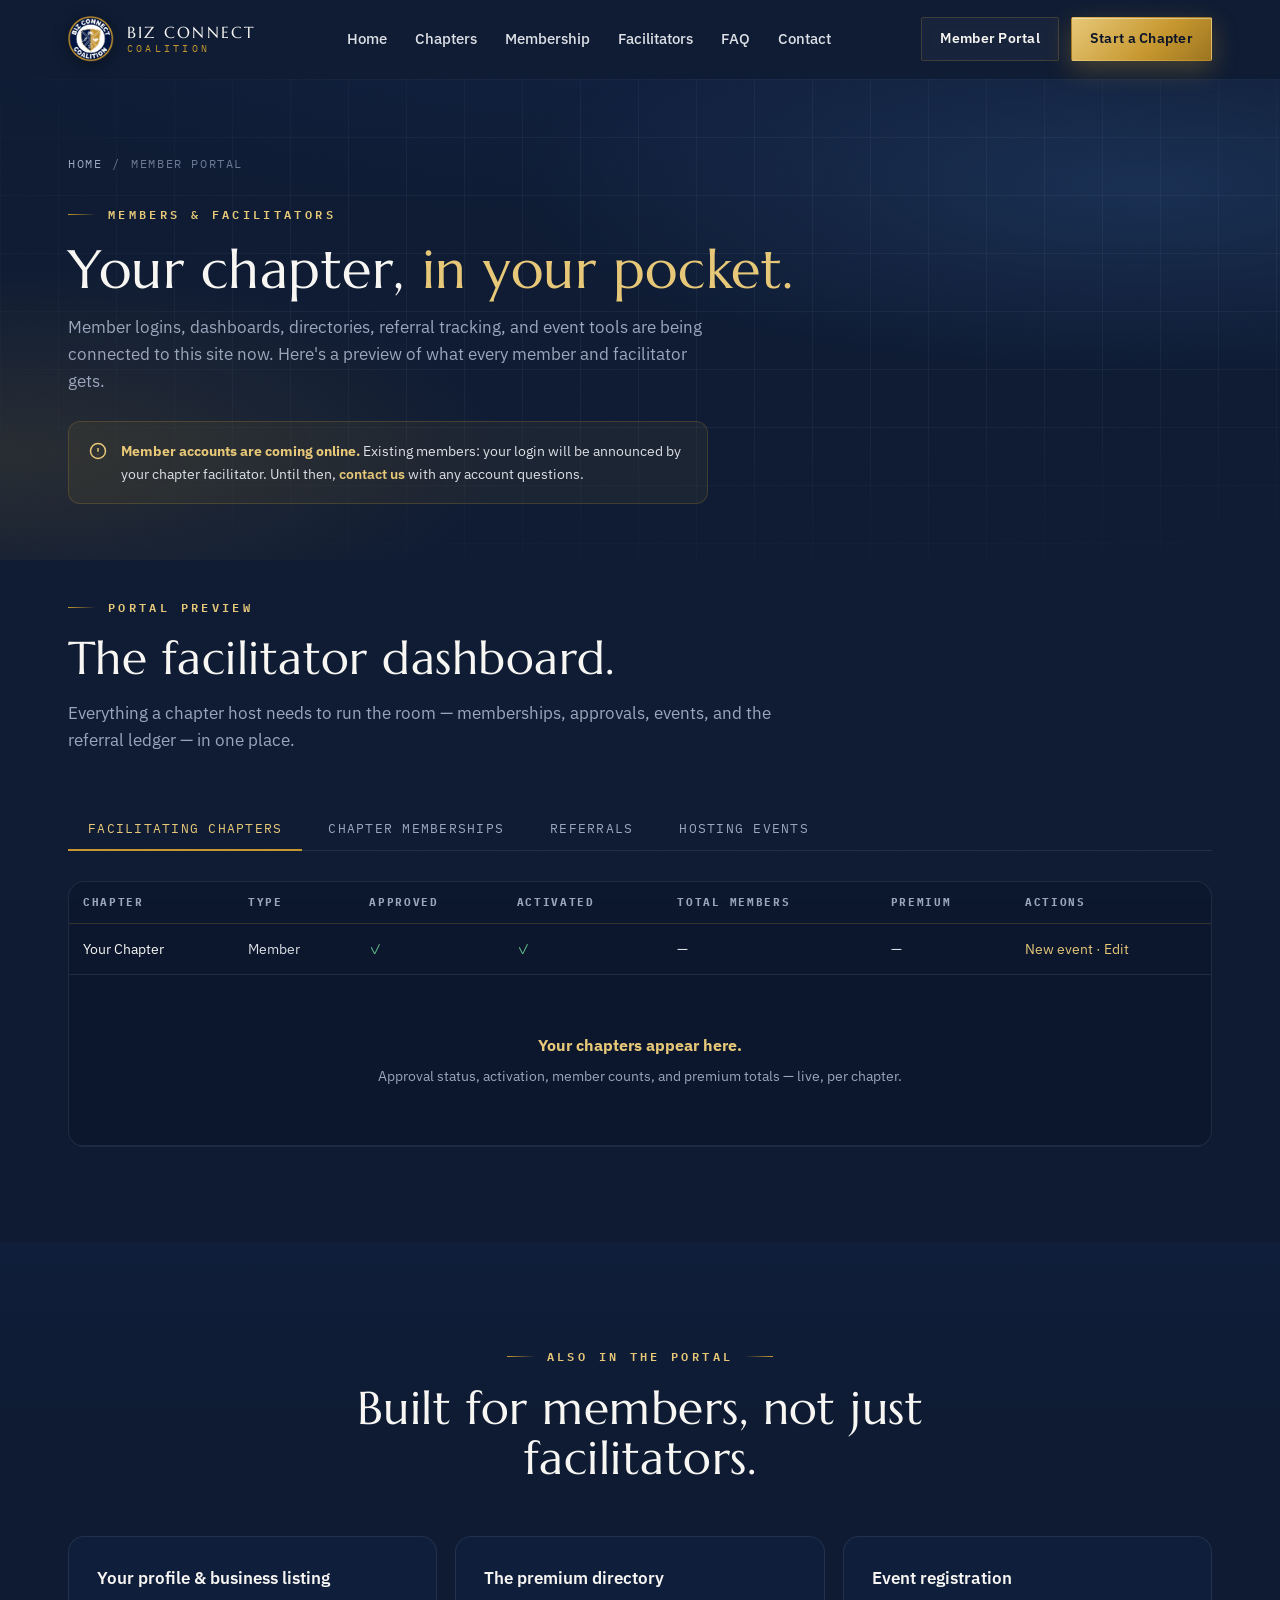
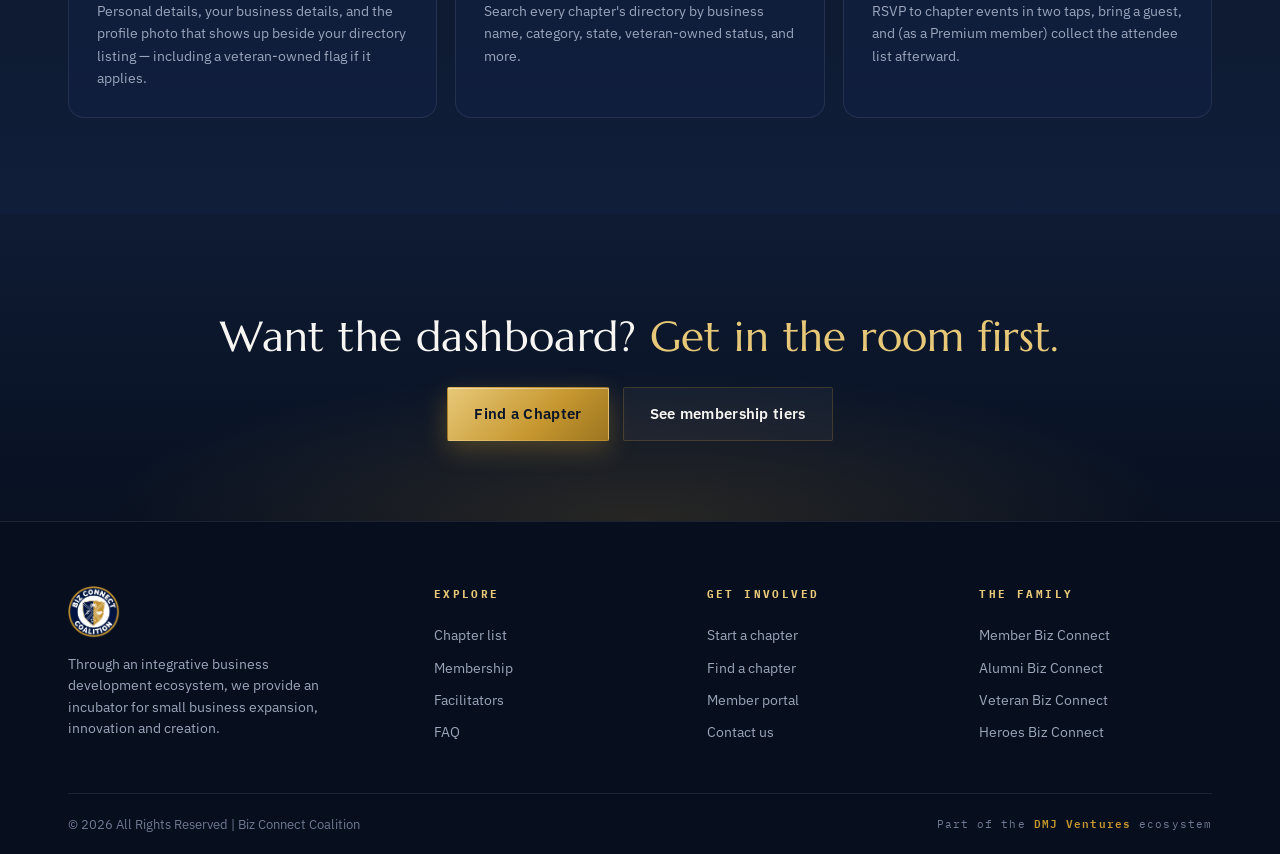
<file: portal.html>
<!DOCTYPE html>
<html lang="en">
<head>
<meta charset="UTF-8">
<meta name="viewport" content="width=device-width, initial-scale=1.0">
<title>Member Portal — Biz Connect Coalition</title>
<meta name="description" content="The Biz Connect Coalition member portal — dashboards, directories, referrals, and event tools for members and facilitators. Preview what's coming online.">
<link rel="icon" type="image/png" href="assets/img/bcc-crest.png">
<link rel="preconnect" href="https://fonts.googleapis.com">
<link rel="preconnect" href="https://fonts.gstatic.com" crossorigin>
<link href="https://fonts.googleapis.com/css2?family=Marcellus&family=Cormorant+Garamond:ital,wght@1,500;1,600&family=IBM+Plex+Sans:ital,wght@0,400;0,500;0,600;1,400&family=IBM+Plex+Mono:wght@500;600&display=swap" rel="stylesheet">
<link rel="stylesheet" href="assets/css/site.css">
</head>
<body>

<header class="site">
  <div class="wrap nav">
    <a class="brand" href="index.html">
      <img src="assets/img/bcc-crest.png" alt="Biz Connect Coalition crest">
      <span class="brand-word"><b>BIZ CONNECT</b><span>Coalition</span></span>
    </a>
    <nav class="nav-links" aria-label="Primary">
      <a href="index.html">Home</a>
      <a href="chapters.html">Chapters</a>
      <a href="membership.html">Membership</a>
      <a href="facilitators.html">Facilitators</a>
      <a href="faq.html">FAQ</a>
      <a href="contact.html">Contact</a>
    </nav>
    <div class="nav-cta">
      <a href="portal.html" class="btn btn-ghost btn-sm">Member Portal</a>
      <a href="start-a-chapter.html" class="btn btn-primary btn-sm">Start a Chapter</a>
      <button class="menu-btn" id="menuBtn" aria-label="Menu"><span></span><span></span><span></span></button>
    </div>
  </div>
  <nav class="mobile-nav" id="mobileNav" aria-label="Mobile">
    <a href="index.html">Home</a>
    <a href="chapters.html">Chapters</a>
    <a href="membership.html">Membership</a>
    <a href="facilitators.html">Facilitators</a>
    <a href="faq.html">FAQ</a>
    <a href="contact.html">Contact</a>
    <a href="portal.html">Member Portal</a>
    <a href="start-a-chapter.html" style="color:var(--gold-hi)">Start a Chapter →</a>
  </nav>
</header>

<section class="page-hero">
  <div class="hero-bg"><div class="mesh"></div><div class="hero-grid-bg"></div></div>
  <div class="wrap" style="position:relative;z-index:2">
    <div class="crumb reveal"><a href="index.html">Home</a><span>/</span><span>Member Portal</span></div>
    <span class="eyebrow reveal">Members &amp; facilitators</span>
    <h1 class="reveal" data-d="1">Your chapter, <span class="gold-text">in your pocket.</span></h1>
    <p class="lead reveal" data-d="2">Member logins, dashboards, directories, referral tracking, and event tools are being connected to this site now. Here's a preview of what every member and facilitator gets.</p>
    <div class="notice reveal" data-d="3" style="max-width:640px;margin-top:26px">
      <svg viewBox="0 0 24 24" fill="none" stroke-width="2"><circle cx="12" cy="12" r="10"/><path d="M12 8v5M12 16.5v.5"/></svg>
      <span><b style="color:var(--gold-hi)">Member accounts are coming online.</b> Existing members: your login will be announced by your chapter facilitator. Until then, <a href="contact.html" style="color:var(--gold-hi);font-weight:600">contact us</a> with any account questions.</span>
    </div>
  </div>
</section>

<section class="sec" style="padding-top:30px">
  <div class="wrap">
    <div class="sec-head reveal">
      <span class="eyebrow">Portal preview</span>
      <h2>The facilitator dashboard.</h2>
      <p>Everything a chapter host needs to run the room — memberships, approvals, events, and the referral ledger — in one place.</p>
    </div>

    <div class="tabs" data-tabs="portal" role="tablist">
      <button class="tab active" data-tab="chapters" role="tab">Facilitating Chapters</button>
      <button class="tab" data-tab="memberships" role="tab">Chapter Memberships</button>
      <button class="tab" data-tab="referrals" role="tab">Referrals</button>
      <button class="tab" data-tab="events" role="tab">Hosting Events</button>
    </div>

    <div class="tab-panel active" data-tab-panel="chapters" data-scope="portal">
      <div class="table-scroll">
        <table class="data-table">
          <thead><tr><th>Chapter</th><th>Type</th><th>Approved</th><th>Activated</th><th>Total Members</th><th>Premium</th><th>Actions</th></tr></thead>
          <tbody>
            <tr><td style="color:var(--ivory)">Your Chapter</td><td>Member</td><td style="color:var(--green)">✓</td><td style="color:var(--green)">✓</td><td>—</td><td>—</td><td style="color:var(--gold-hi)">New event · Edit</td></tr>
            <tr><td colspan="7"><div class="tbl-empty"><b>Your chapters appear here.</b>Approval status, activation, member counts, and premium totals — live, per chapter.</div></td></tr>
          </tbody>
        </table>
      </div>
    </div>

    <div class="tab-panel" data-tab-panel="memberships" data-scope="portal">
      <div class="table-scroll">
        <table class="data-table">
          <thead><tr><th>Chapter</th><th>Family</th><th>Your Tier</th><th>Directory Listing</th><th>Joined</th></tr></thead>
          <tbody>
            <tr><td colspan="5"><div class="tbl-empty"><b>Every chapter you belong to, in one list.</b>Your tier, your directory listing status, and quick links into each chapter page.</div></td></tr>
          </tbody>
        </table>
      </div>
    </div>

    <div class="tab-panel" data-tab-panel="referrals" data-scope="portal">
      <div class="table-scroll">
        <table class="data-table">
          <thead><tr><th>Source</th><th>Target</th><th>Description</th><th>Amount</th><th>Complete</th><th>Successful</th></tr></thead>
          <tbody>
            <tr><td colspan="6"><div class="tbl-empty"><b>Referrals, tracked to the dollar.</b>Log referrals between members, mark them complete, and watch the chapter's YTD total grow.</div></td></tr>
          </tbody>
        </table>
      </div>
      <p style="font-family:var(--mono);font-size:12px;color:var(--slate-dim);letter-spacing:.1em;margin-top:14px">TOTALS YTD: $0 · UPDATES LIVE AS REFERRALS COMPLETE</p>
    </div>

    <div class="tab-panel" data-tab-panel="events" data-scope="portal">
      <div class="table-scroll">
        <table class="data-table">
          <thead><tr><th>Event</th><th>Type</th><th>Date</th><th>Registered / Guests</th></tr></thead>
          <tbody>
            <tr><td colspan="4"><div class="tbl-empty"><b>Your hosted events and headcounts.</b>Times adjust automatically to each member's local timezone. RSVPs and guest counts update as they come in.</div></td></tr>
          </tbody>
        </table>
      </div>
    </div>
  </div>
</section>

<section class="sec band">
  <div class="wrap">
    <div class="sec-head center reveal">
      <span class="eyebrow two">Also in the portal</span>
      <h2>Built for members, not just facilitators.</h2>
    </div>
    <div class="info-cards">
      <div class="info-card reveal" data-d="1">
        <h4>Your profile &amp; business listing</h4>
        <p>Personal details, your business details, and the profile photo that shows up beside your directory listing — including a veteran-owned flag if it applies.</p>
      </div>
      <div class="info-card reveal" data-d="2">
        <h4>The premium directory</h4>
        <p>Search every chapter's directory by business name, category, state, veteran-owned status, and more.</p>
      </div>
      <div class="info-card reveal" data-d="3">
        <h4>Event registration</h4>
        <p>RSVP to chapter events in two taps, bring a guest, and (as a Premium member) collect the attendee list afterward.</p>
      </div>
    </div>
  </div>
</section>

<section class="final" style="padding:80px 0">
  <div class="bg"></div>
  <div class="wrap" style="position:relative;z-index:2">
    <h2 class="reveal" style="font-size:clamp(28px,3.6vw,42px)">Want the dashboard? <span class="gold-text">Get in the room first.</span></h2>
    <div class="hero-cta reveal" data-d="1" style="margin-top:26px">
      <a href="chapters.html" class="btn btn-primary">Find a Chapter</a>
      <a href="membership.html" class="btn btn-ghost">See membership tiers</a>
    </div>
  </div>
</section>

<footer class="site">
  <div class="wrap">
    <div class="foot-grid">
      <div class="foot-brand">
        <img src="assets/img/bcc-crest.png" alt="Biz Connect Coalition crest">
        <p>Through an integrative business development ecosystem, we provide an incubator for small business expansion, innovation and creation.</p>
      </div>
      <div class="foot-col">
        <h5>Explore</h5>
        <a href="chapters.html">Chapter list</a>
        <a href="membership.html">Membership</a>
        <a href="facilitators.html">Facilitators</a>
        <a href="faq.html">FAQ</a>
      </div>
      <div class="foot-col">
        <h5>Get involved</h5>
        <a href="start-a-chapter.html">Start a chapter</a>
        <a href="chapters.html">Find a chapter</a>
        <a href="portal.html">Member portal</a>
        <a href="contact.html">Contact us</a>
      </div>
      <div class="foot-col">
        <h5>The family</h5>
        <a href="chapters.html?f=member">Member Biz Connect</a>
        <a href="chapters.html?f=alumni">Alumni Biz Connect</a>
        <a href="chapters.html?f=veteran">Veteran Biz Connect</a>
        <a href="chapters.html?f=heroes">Heroes Biz Connect</a>
      </div>
    </div>
    <div class="foot-base">
      <p>© 2026 All Rights Reserved | Biz Connect Coalition</p>
      <p class="fam">Part of the <b>DMJ Ventures</b> ecosystem</p>
    </div>
  </div>
</footer>

<script src="data/chapters.js"></script>
<script src="assets/js/site.js"></script>
<script src="data/allie-poses.js"></script>
<script src="data/allie-brain.js"></script>
<script src="assets/js/allie.js"></script>
</body>
</html>
</file>
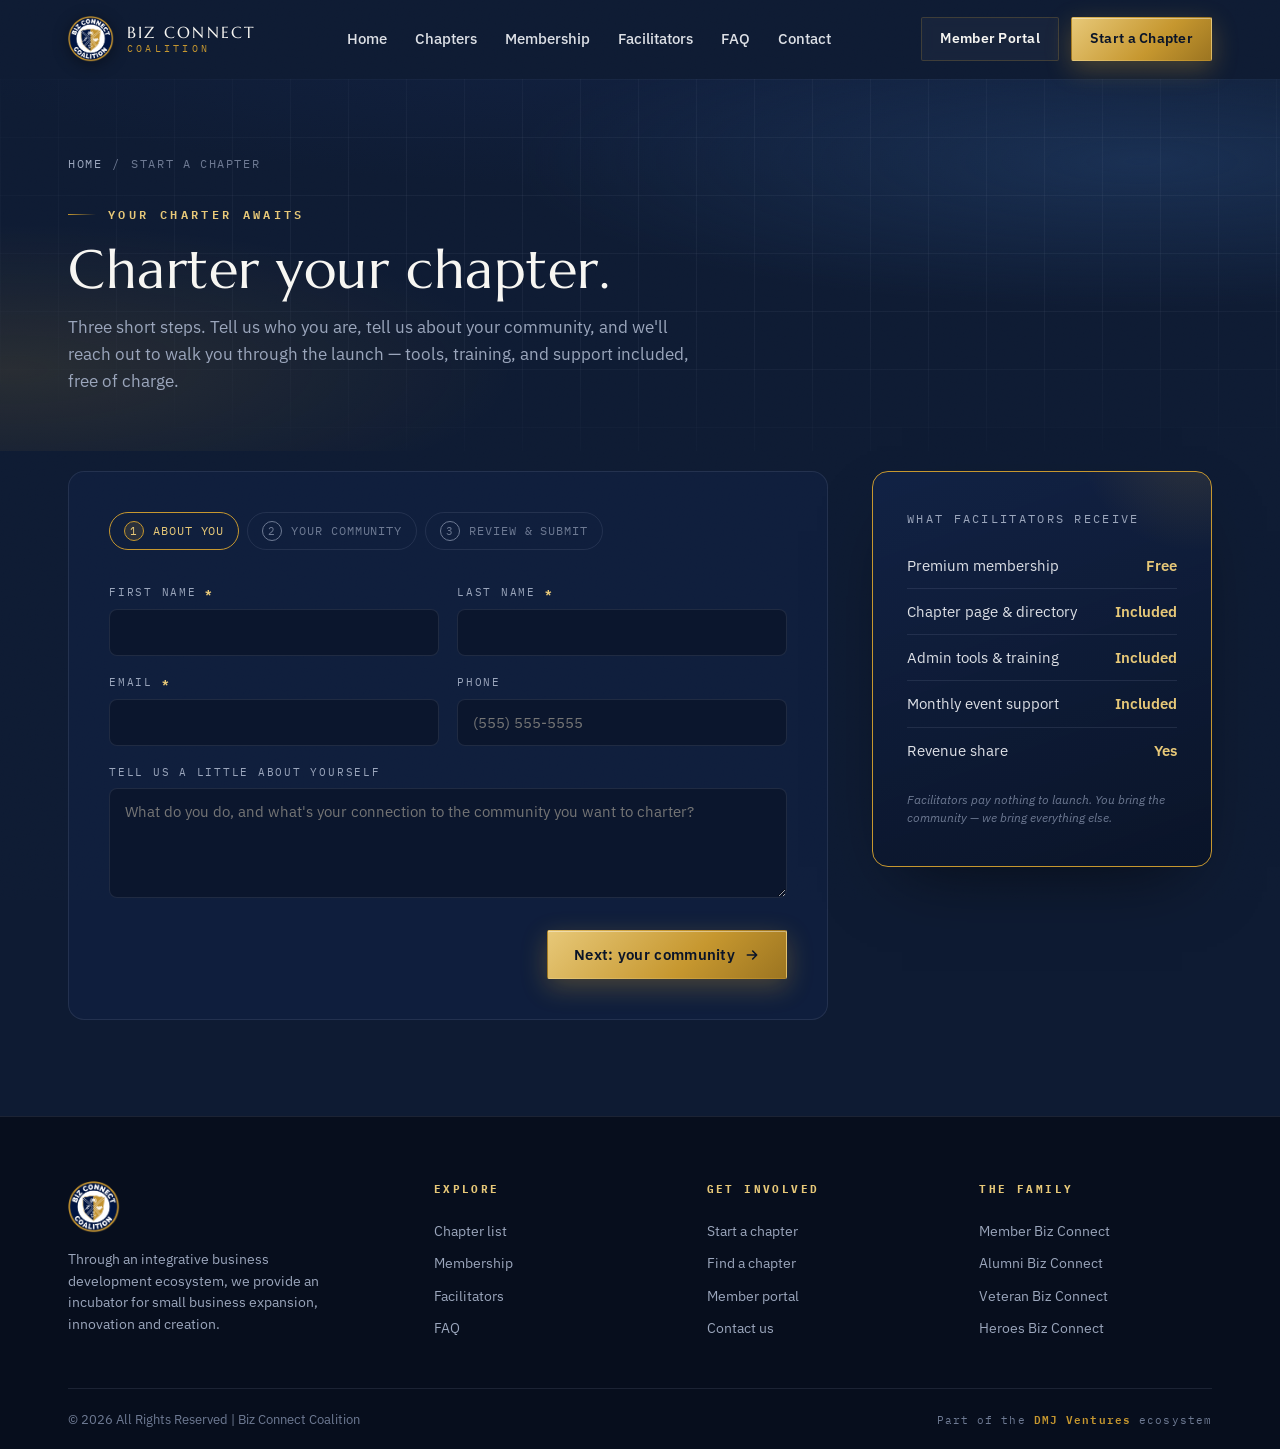
<file: start-a-chapter.html>
<!DOCTYPE html>
<html lang="en">
<head>
<meta charset="UTF-8">
<meta name="viewport" content="width=device-width, initial-scale=1.0">
<title>Start a Chapter — Biz Connect Coalition</title>
<meta name="description" content="Charter a Biz Connect Coalition chapter around your gym, alumni group, unit, congregation, or club. Free premium membership, done-for-you tools, and revenue share for facilitators.">
<link rel="icon" type="image/png" href="assets/img/bcc-crest.png">
<link rel="preconnect" href="https://fonts.googleapis.com">
<link rel="preconnect" href="https://fonts.gstatic.com" crossorigin>
<link href="https://fonts.googleapis.com/css2?family=Marcellus&family=Cormorant+Garamond:ital,wght@1,500;1,600&family=IBM+Plex+Sans:ital,wght@0,400;0,500;0,600;1,400&family=IBM+Plex+Mono:wght@500;600&display=swap" rel="stylesheet">
<link rel="stylesheet" href="assets/css/site.css">
</head>
<body>

<header class="site">
  <div class="wrap nav">
    <a class="brand" href="index.html">
      <img src="assets/img/bcc-crest.png" alt="Biz Connect Coalition crest">
      <span class="brand-word"><b>BIZ CONNECT</b><span>Coalition</span></span>
    </a>
    <nav class="nav-links" aria-label="Primary">
      <a href="index.html">Home</a>
      <a href="chapters.html">Chapters</a>
      <a href="membership.html">Membership</a>
      <a href="facilitators.html">Facilitators</a>
      <a href="faq.html">FAQ</a>
      <a href="contact.html">Contact</a>
    </nav>
    <div class="nav-cta">
      <a href="portal.html" class="btn btn-ghost btn-sm">Member Portal</a>
      <a href="start-a-chapter.html" class="btn btn-primary btn-sm">Start a Chapter</a>
      <button class="menu-btn" id="menuBtn" aria-label="Menu"><span></span><span></span><span></span></button>
    </div>
  </div>
  <nav class="mobile-nav" id="mobileNav" aria-label="Mobile">
    <a href="index.html">Home</a>
    <a href="chapters.html">Chapters</a>
    <a href="membership.html">Membership</a>
    <a href="facilitators.html">Facilitators</a>
    <a href="faq.html">FAQ</a>
    <a href="contact.html">Contact</a>
    <a href="portal.html">Member Portal</a>
    <a href="start-a-chapter.html" style="color:var(--gold-hi)">Start a Chapter →</a>
  </nav>
</header>

<section class="page-hero">
  <div class="hero-bg"><div class="mesh"></div><div class="hero-grid-bg"></div></div>
  <div class="wrap" style="position:relative;z-index:2">
    <div class="crumb reveal"><a href="index.html">Home</a><span>/</span><span>Start a Chapter</span></div>
    <span class="eyebrow reveal">Your charter awaits</span>
    <h1 class="reveal" data-d="1">Charter your chapter.</h1>
    <p class="lead reveal" data-d="2">Three short steps. Tell us who you are, tell us about your community, and we'll reach out to walk you through the launch — tools, training, and support included, free of charge.</p>
  </div>
</section>

<section class="sec" style="padding-top:20px">
  <div class="wrap side-grid">
    <div class="form-card reveal" id="charterCard">
      <div class="form-steps">
        <span class="fs on" id="fs1"><span class="n">1</span> About you</span>
        <span class="fs" id="fs2"><span class="n">2</span> Your community</span>
        <span class="fs" id="fs3"><span class="n">3</span> Review &amp; submit</span>
      </div>

      <!-- STEP 1 -->
      <div id="step1">
        <div class="form-grid">
          <div class="field">
            <label for="fName">First name <b>*</b></label>
            <input id="fName" type="text" autocomplete="given-name">
            <span class="err">Please enter your first name.</span>
          </div>
          <div class="field">
            <label for="lName">Last name <b>*</b></label>
            <input id="lName" type="text" autocomplete="family-name">
            <span class="err">Please enter your last name.</span>
          </div>
          <div class="field">
            <label for="email">Email <b>*</b></label>
            <input id="email" type="email" autocomplete="email">
            <span class="err">Please enter a valid email address.</span>
          </div>
          <div class="field">
            <label for="phone">Phone</label>
            <input id="phone" type="tel" autocomplete="tel" placeholder="(555) 555-5555">
            <span class="err"></span>
          </div>
          <div class="field full">
            <label for="bio">Tell us a little about yourself</label>
            <textarea id="bio" placeholder="What do you do, and what's your connection to the community you want to charter?"></textarea>
          </div>
        </div>
        <div class="form-nav">
          <span></span>
          <button class="btn btn-primary" id="next1">Next: your community
            <svg viewBox="0 0 24 24" fill="none" stroke="currentColor" stroke-width="2.4"><path d="M5 12h14M13 6l6 6-6 6" stroke-linecap="round" stroke-linejoin="round"/></svg>
          </button>
        </div>
      </div>

      <!-- STEP 2 -->
      <div id="step2" style="display:none">
        <div class="form-grid">
          <div class="field full">
            <label for="commName">Community / commonality name <b>*</b></label>
            <input id="commName" type="text" placeholder="e.g. Newtown Athletic Club, Cranford HS Alumni, VFW Post 9045">
            <span class="err">What community would this chapter be built around?</span>
          </div>
          <div class="field">
            <label for="family">Chapter family <b>*</b></label>
            <select id="family">
              <option value="">Select…</option>
              <option>Member (gym, club, association)</option>
              <option>Alumni (school, university, team)</option>
              <option>Veteran</option>
              <option>Heroes (first responders)</option>
              <option>Circle (invitation-only referral group)</option>
              <option>Something else</option>
            </select>
            <span class="err">Pick the closest family.</span>
          </div>
          <div class="field">
            <label for="cityState">City &amp; state <b>*</b></label>
            <input id="cityState" type="text" placeholder="e.g. Newtown, PA">
            <span class="err">Where would the chapter meet?</span>
          </div>
          <div class="field">
            <label for="size">Community size (rough)</label>
            <select id="size">
              <option value="">Select…</option>
              <option>Under 100 people</option>
              <option>100 – 500 people</option>
              <option>500 – 2,000 people</option>
              <option>2,000+ people</option>
            </select>
          </div>
          <div class="field">
            <label for="venue">Venue idea</label>
            <input id="venue" type="text" placeholder="e.g. the club's lounge, a member's restaurant">
          </div>
          <div class="field full">
            <label for="why">Why this community?</label>
            <textarea id="why" placeholder="What makes this community ready to do business together?"></textarea>
          </div>
        </div>
        <div class="form-nav">
          <button class="btn btn-ghost" id="back2">← Back</button>
          <button class="btn btn-primary" id="next2">Review application
            <svg viewBox="0 0 24 24" fill="none" stroke="currentColor" stroke-width="2.4"><path d="M5 12h14M13 6l6 6-6 6" stroke-linecap="round" stroke-linejoin="round"/></svg>
          </button>
        </div>
      </div>

      <!-- STEP 3 -->
      <div id="step3" style="display:none">
        <div class="table-scroll" style="margin-bottom:22px">
          <table class="data-table" id="reviewTable"><tbody></tbody></table>
        </div>
        <div class="notice">
          <svg viewBox="0 0 24 24" fill="none" stroke-width="2"><circle cx="12" cy="12" r="10"/><path d="M12 8v5M12 16.5v.5"/></svg>
          <span>Submitting opens a pre-filled email to our team — hit send and your application is in. We'll reach out to schedule your launch call.</span>
        </div>
        <div class="form-nav">
          <button class="btn btn-ghost" id="back3">← Back</button>
          <button class="btn btn-primary" id="submitBtn">Submit charter application
            <svg viewBox="0 0 24 24" fill="none" stroke="currentColor" stroke-width="2.4"><path d="M5 12h14M13 6l6 6-6 6" stroke-linecap="round" stroke-linejoin="round"/></svg>
          </button>
        </div>
      </div>

      <!-- SUCCESS -->
      <div id="stepDone" style="display:none">
        <div class="form-success">
          <div class="seal">
            <svg viewBox="0 0 24 24" fill="none" stroke-width="2"><path d="M20 6 9 17l-5-5" stroke-linecap="round" stroke-linejoin="round"/></svg>
          </div>
          <h3>Your charter is on its way.</h3>
          <p>If your email app opened, hit send to complete the application. We'll be in touch to schedule your launch call — welcome to the Coalition.</p>
          <div class="hero-cta" style="justify-content:center;margin-top:28px">
            <a href="chapters.html" class="btn btn-ghost">Browse chapters meanwhile</a>
          </div>
        </div>
      </div>
    </div>

    <aside>
      <div class="earn-card reveal" data-d="2" style="position:sticky;top:100px">
        <div class="ec-label">What facilitators receive</div>
        <div class="earn-row" style="border-top:none"><span>Premium membership</span><b>Free</b></div>
        <div class="earn-row"><span>Chapter page &amp; directory</span><b>Included</b></div>
        <div class="earn-row"><span>Admin tools &amp; training</span><b>Included</b></div>
        <div class="earn-row"><span>Monthly event support</span><b>Included</b></div>
        <div class="earn-row"><span>Revenue share</span><b>Yes</b></div>
        <p class="earn-note">Facilitators pay nothing to launch. You bring the community — we bring everything else.</p>
      </div>
    </aside>
  </div>
</section>

<footer class="site">
  <div class="wrap">
    <div class="foot-grid">
      <div class="foot-brand">
        <img src="assets/img/bcc-crest.png" alt="Biz Connect Coalition crest">
        <p>Through an integrative business development ecosystem, we provide an incubator for small business expansion, innovation and creation.</p>
      </div>
      <div class="foot-col">
        <h5>Explore</h5>
        <a href="chapters.html">Chapter list</a>
        <a href="membership.html">Membership</a>
        <a href="facilitators.html">Facilitators</a>
        <a href="faq.html">FAQ</a>
      </div>
      <div class="foot-col">
        <h5>Get involved</h5>
        <a href="start-a-chapter.html">Start a chapter</a>
        <a href="chapters.html">Find a chapter</a>
        <a href="portal.html">Member portal</a>
        <a href="contact.html">Contact us</a>
      </div>
      <div class="foot-col">
        <h5>The family</h5>
        <a href="chapters.html?f=member">Member Biz Connect</a>
        <a href="chapters.html?f=alumni">Alumni Biz Connect</a>
        <a href="chapters.html?f=veteran">Veteran Biz Connect</a>
        <a href="chapters.html?f=heroes">Heroes Biz Connect</a>
      </div>
    </div>
    <div class="foot-base">
      <p>© 2026 All Rights Reserved | Biz Connect Coalition</p>
      <p class="fam">Part of the <b>DMJ Ventures</b> ecosystem</p>
    </div>
  </div>
</footer>

<script src="data/chapters.js"></script>
<script src="assets/js/site.js"></script>
<script src="data/allie-poses.js"></script>
<script src="data/allie-brain.js"></script>
<script src="assets/js/allie.js"></script>
<script>
(function(){
  var s1=document.getElementById("step1"),s2=document.getElementById("step2"),
      s3=document.getElementById("step3"),done=document.getElementById("stepDone");
  var fs1=document.getElementById("fs1"),fs2=document.getElementById("fs2"),fs3=document.getElementById("fs3");

  function val(id){ return document.getElementById(id).value.trim(); }
  function need(id,ok){
    var f=document.getElementById(id).closest(".field");
    f.classList.toggle("invalid",!ok);
    return ok;
  }
  function show(step){
    [s1,s2,s3,done].forEach(function(s){s.style.display="none";});
    step.style.display="block";
    document.getElementById("charterCard").scrollIntoView({behavior:"smooth",block:"start"});
  }

  document.getElementById("next1").addEventListener("click",function(){
    var ok=true;
    ok=need("fName",!!val("fName"))&&ok;
    ok=need("lName",!!val("lName"))&&ok;
    ok=need("email",/^[^@\s]+@[^@\s]+\.[^@\s]+$/.test(val("email")))&&ok;
    if(!ok) return;
    fs1.classList.remove("on");fs1.classList.add("done");fs2.classList.add("on");
    show(s2);
  });
  document.getElementById("back2").addEventListener("click",function(){
    fs2.classList.remove("on");fs1.classList.remove("done");fs1.classList.add("on");
    show(s1);
  });
  document.getElementById("next2").addEventListener("click",function(){
    var ok=true;
    ok=need("commName",!!val("commName"))&&ok;
    ok=need("family",!!val("family"))&&ok;
    ok=need("cityState",!!val("cityState"))&&ok;
    if(!ok) return;
    var rows=[
      ["Name",val("fName")+" "+val("lName")],
      ["Email",val("email")],
      ["Phone",val("phone")||"—"],
      ["Community",val("commName")],
      ["Chapter family",val("family")],
      ["City / State",val("cityState")],
      ["Community size",val("size")||"—"],
      ["Venue idea",val("venue")||"—"],
      ["Why this community",val("why")||"—"],
      ["About you",val("bio")||"—"]
    ];
    var tb=document.querySelector("#reviewTable tbody");
    tb.innerHTML=rows.map(function(r){
      return "<tr><th style='width:190px'>"+r[0]+"</th><td>"+r[1].replace(/</g,"&lt;")+"</td></tr>";
    }).join("");
    fs2.classList.remove("on");fs2.classList.add("done");fs3.classList.add("on");
    show(s3);
  });
  document.getElementById("back3").addEventListener("click",function(){
    fs3.classList.remove("on");fs2.classList.remove("done");fs2.classList.add("on");
    show(s2);
  });
  document.getElementById("submitBtn").addEventListener("click",function(){
    var body=
      "NEW CHAPTER CHARTER APPLICATION%0D%0A%0D%0A"+
      "Name: "+encodeURIComponent(val("fName")+" "+val("lName"))+"%0D%0A"+
      "Email: "+encodeURIComponent(val("email"))+"%0D%0A"+
      "Phone: "+encodeURIComponent(val("phone"))+"%0D%0A"+
      "Community: "+encodeURIComponent(val("commName"))+"%0D%0A"+
      "Family: "+encodeURIComponent(val("family"))+"%0D%0A"+
      "City/State: "+encodeURIComponent(val("cityState"))+"%0D%0A"+
      "Size: "+encodeURIComponent(val("size"))+"%0D%0A"+
      "Venue: "+encodeURIComponent(val("venue"))+"%0D%0A"+
      "Why: "+encodeURIComponent(val("why"))+"%0D%0A"+
      "About: "+encodeURIComponent(val("bio"));
    window.location.href="mailto:info@bizconnectcoalition.com?subject="+
      encodeURIComponent("Charter application — "+val("commName"))+"&body="+body;
    fs3.classList.remove("on");fs3.classList.add("done");
    show(done);
  });
})();
</script>
</body>
</html>
</file>
<file: assets/css/site.css>
/* ============================================================
   BIZ CONNECT COALITION — "Midnight Charter"
   Blend of Concept 05 (Modern Heraldic) + Concept 08 (Local Constellation)
   Dark navy constellation canvas · heraldic serif · gold seal-work
   ============================================================ */

:root{
  --navy-950:#0A1428;
  --navy-900:#0E1B33;
  --navy-800:#132449;
  --navy-700:#16264A;
  --navy-600:#22406C;
  --ink:#070E1D;
  --gold:#C6972F;
  --gold-hi:#E7C878;
  --gold-glow:#F0DCA0;
  --gold-deep:#9C7521;
  --ivory:#F7F6F2;
  --ivory-dim:#DDE0E6;
  --slate:#9BA6BC;
  --slate-dim:#6E7A93;
  --green:#5FB98A;
  --line:rgba(198,151,47,.22);
  --line-soft:rgba(155,166,188,.14);
  --serif:'Marcellus',serif;
  --serif-2:'Cormorant Garamond',serif;
  --sans:'IBM Plex Sans',sans-serif;
  --mono:'IBM Plex Mono',monospace;
  --r:16px;
  --maxw:1200px;
  --shadow-lg:0 30px 70px -30px rgba(0,0,0,.6);
  --shadow-md:0 18px 40px -22px rgba(0,0,0,.5);
}
*{margin:0;padding:0;box-sizing:border-box}
html{scroll-behavior:smooth}
body{
  font-family:var(--sans);
  background:var(--navy-900);
  color:var(--ivory);
  line-height:1.6;
  overflow-x:hidden;
  -webkit-font-smoothing:antialiased;
}
/* film grain */
body::before{
  content:"";position:fixed;inset:0;pointer-events:none;z-index:1;opacity:.05;
  background-image:url("data:image/svg+xml,%3Csvg xmlns='http://www.w3.org/2000/svg' width='120' height='120'%3E%3Cfilter id='n'%3E%3CfeTurbulence type='fractalNoise' baseFrequency='0.85' numOctaves='2'/%3E%3C/filter%3E%3Crect width='100%25' height='100%25' filter='url(%23n)'/%3E%3C/svg%3E");
  mix-blend-mode:overlay;
}
h1,h2,h3{font-family:var(--serif);font-weight:400;line-height:1.1;letter-spacing:.01em}
h4{font-family:var(--sans);font-weight:600}
a{color:inherit;text-decoration:none}
img{max-width:100%;display:block}
::selection{background:var(--gold);color:var(--navy-950)}
:focus-visible{outline:2px solid var(--gold-hi);outline-offset:3px;border-radius:2px}
.wrap{max-width:var(--maxw);margin:0 auto;padding:0 28px;position:relative;z-index:2}

/* ---------- eyebrow / ornaments ---------- */
.eyebrow{
  font-family:var(--mono);font-size:12px;font-weight:600;letter-spacing:.28em;
  text-transform:uppercase;color:var(--gold-hi);display:inline-flex;align-items:center;gap:12px;
}
.eyebrow::before{content:"";width:28px;height:1px;background:linear-gradient(90deg,var(--gold),transparent)}
.eyebrow.two::after{content:"";width:28px;height:1px;background:linear-gradient(90deg,transparent,var(--gold))}
.gold-text{color:var(--gold-hi)}
.kicker{font-family:var(--serif-2);font-style:italic;font-weight:500;color:var(--gold-hi)}
.divider-seal{display:flex;align-items:center;justify-content:center;gap:16px;margin:0 auto;padding:8px 0}
.divider-seal .ln{height:1px;width:min(140px,22vw);background:linear-gradient(90deg,transparent,var(--line))}
.divider-seal .ln.rev{background:linear-gradient(90deg,var(--line),transparent)}
.divider-seal .dot{width:7px;height:7px;background:var(--gold);transform:rotate(45deg);flex:none}

/* ---------- buttons ---------- */
.btn{
  display:inline-flex;align-items:center;gap:9px;font-family:var(--sans);font-weight:600;
  font-size:15px;padding:14px 26px;border-radius:2px;cursor:pointer;border:1px solid transparent;
  transition:transform .3s cubic-bezier(.2,.8,.2,1),box-shadow .3s,background .3s,color .3s,border-color .3s;
  position:relative;white-space:nowrap;letter-spacing:.02em;
}
.btn:focus-visible{outline:2px solid var(--gold-hi);outline-offset:3px}
.btn-primary{
  background:linear-gradient(135deg,var(--gold-hi),var(--gold) 60%,var(--gold-deep));
  color:var(--navy-950);box-shadow:0 8px 26px rgba(198,151,47,.32),inset 0 1px 0 rgba(255,255,255,.4);
}
.btn-primary:hover{transform:translateY(-3px);box-shadow:0 16px 40px rgba(198,151,47,.44),inset 0 1px 0 rgba(255,255,255,.5)}
.btn-ghost{
  background:rgba(247,246,242,.04);color:var(--ivory);border:1px solid var(--line);backdrop-filter:blur(6px);
}
.btn-ghost:hover{transform:translateY(-3px);border-color:var(--gold-hi);background:rgba(198,151,47,.1)}
.btn svg{width:16px;height:16px;stroke:currentColor}
.btn-sm{padding:10px 18px;font-size:13.5px}

/* ---------- header ---------- */
header.site{
  position:sticky;top:0;z-index:50;transition:background .4s,border-color .4s,box-shadow .4s;
  border-bottom:1px solid transparent;
}
header.site.scrolled{
  background:rgba(10,20,40,.85);backdrop-filter:blur(18px) saturate(140%);
  border-bottom:1px solid var(--line-soft);box-shadow:0 10px 40px rgba(0,0,0,.35);
}
.nav{display:flex;align-items:center;justify-content:space-between;height:78px;gap:20px}
.brand{display:flex;align-items:center;gap:13px}
.brand img{width:46px;height:46px;filter:drop-shadow(0 3px 8px rgba(0,0,0,.4))}
.brand-word{display:flex;flex-direction:column;line-height:1}
.brand-word b{font-family:var(--serif);font-weight:400;font-size:16px;letter-spacing:.14em}
.brand-word span{font-family:var(--mono);font-size:9.5px;letter-spacing:.34em;color:var(--gold);text-transform:uppercase;margin-top:4px}
.nav-links{display:flex;align-items:center;gap:28px}
.nav-links a{font-size:14.5px;color:var(--ivory-dim);position:relative;transition:color .25s;font-weight:500;padding:4px 0}
.nav-links a::after{content:"";position:absolute;left:0;bottom:-4px;width:0;height:1.5px;background:var(--gold-hi);transition:width .3s}
.nav-links a:hover,.nav-links a.active{color:var(--ivory)}
.nav-links a:hover::after,.nav-links a.active::after{width:100%}
.nav-cta{display:flex;align-items:center;gap:12px}
.menu-btn{display:none;background:none;border:1px solid var(--line);border-radius:6px;padding:9px;cursor:pointer}
.menu-btn span{display:block;width:20px;height:2px;background:var(--ivory);margin:4px 0;border-radius:2px;transition:.3s}
.mobile-nav{display:none;flex-direction:column;gap:4px;padding:12px 28px 22px;background:rgba(10,20,40,.97);border-bottom:1px solid var(--line-soft)}
.mobile-nav a{padding:12px 4px;font-size:16px;color:var(--ivory-dim);border-bottom:1px solid rgba(155,166,188,.08)}
.mobile-nav a:last-child{border-bottom:none}
.mobile-nav.open{display:flex}

/* ---------- hero ---------- */
.hero{position:relative;padding:74px 0 96px;overflow:hidden}
.hero-bg{position:absolute;inset:0;z-index:0}
.hero-bg .mesh{
  position:absolute;inset:-20%;
  background:
    radial-gradient(50% 40% at 78% 30%,rgba(34,64,108,.55),transparent 70%),
    radial-gradient(40% 40% at 15% 70%,rgba(198,151,47,.14),transparent 70%),
    radial-gradient(60% 50% at 50% 0%,rgba(19,36,73,.7),transparent 70%);
}
.hero-grid-bg{
  position:absolute;inset:0;opacity:.5;
  background-image:linear-gradient(var(--line-soft) 1px,transparent 1px),linear-gradient(90deg,var(--line-soft) 1px,transparent 1px);
  background-size:58px 58px;
  mask-image:radial-gradient(90% 80% at 60% 40%,#000 40%,transparent 90%);
  -webkit-mask-image:radial-gradient(90% 80% at 60% 40%,#000 40%,transparent 90%);
}
/* heraldic corner frame (from concept 05) */
.hero-frame{position:absolute;inset:20px;border:1px solid rgba(231,200,120,.14);pointer-events:none;z-index:1}
.hero-frame::before,.hero-frame::after{content:"";position:absolute;width:18px;height:18px;border:1px solid var(--gold-hi);opacity:.55}
.hero-frame::before{top:-1px;left:-1px;border-right:none;border-bottom:none}
.hero-frame::after{bottom:-1px;right:-1px;border-left:none;border-top:none}
.hero-inner{display:grid;grid-template-columns:1.02fr 1fr;gap:56px;align-items:center;position:relative;z-index:2}
.hero .kicker{font-size:22px;margin:18px 0 2px;display:block}
.hero h1{font-size:clamp(40px,5.2vw,66px);margin:6px 0 22px;color:var(--ivory)}
.hero h1 .drift{color:var(--gold-hi)}
.hero .lead{font-size:17.5px;color:var(--ivory-dim);max-width:560px;font-weight:400}
.hero-cta{display:flex;gap:14px;flex-wrap:wrap;margin-top:30px}
.hero-meta{margin-top:38px;display:flex;gap:34px;flex-wrap:wrap}
.hero-meta .hm b{font-family:var(--serif);font-size:30px;font-weight:400;color:var(--gold-hi);display:block;line-height:1}
.hero-meta .hm b i{font-style:normal;font-size:20px}
.hero-meta .hm span{font-family:var(--mono);font-size:11px;letter-spacing:.14em;text-transform:uppercase;color:var(--slate)}

/* ---------- hero map card ---------- */
.map-card{
  background:linear-gradient(160deg,rgba(19,36,73,.75),rgba(10,20,40,.9));
  border:1px solid var(--line);border-radius:var(--r);overflow:hidden;
  box-shadow:var(--shadow-lg);backdrop-filter:blur(8px);position:relative;
}
.map-head{display:flex;align-items:center;justify-content:space-between;padding:16px 20px;border-bottom:1px solid var(--line-soft);flex-wrap:wrap;gap:10px}
.map-head .mt{white-space:nowrap}
.map-head .mt{font-family:var(--mono);font-size:12px;letter-spacing:.16em;text-transform:uppercase;color:var(--ivory-dim);display:flex;align-items:center;gap:9px}
.live-dot{width:8px;height:8px;border-radius:50%;background:var(--green);box-shadow:0 0 0 0 rgba(95,185,138,.6);animation:pulse 2.2s infinite}
@keyframes pulse{0%{box-shadow:0 0 0 0 rgba(95,185,138,.5)}70%{box-shadow:0 0 0 9px rgba(95,185,138,0)}100%{box-shadow:0 0 0 0 rgba(95,185,138,0)}}
.map-chip{font-family:var(--mono);font-size:11px;letter-spacing:.1em;color:var(--gold-hi);border:1px solid var(--line);padding:5px 12px;border-radius:100px}
.map-svg-wrap{position:relative;padding:10px 8px 2px}
.map-drift{animation:mapdrift 14s ease-in-out infinite alternate}
@keyframes mapdrift{from{transform:translateY(0)}to{transform:translateY(-8px)}}
.map-tooltip{
  position:absolute;pointer-events:none;background:var(--navy-950);border:1px solid var(--gold);
  color:var(--ivory);font-size:12.5px;padding:8px 12px;border-radius:8px;opacity:0;transition:opacity .25s;
  z-index:5;white-space:nowrap;box-shadow:var(--shadow-md);
}
.map-tooltip b{color:var(--gold-hi);display:block;font-size:13px}
.map-legend{display:flex;gap:18px;padding:14px 20px;border-top:1px solid var(--line-soft);flex-wrap:wrap}
.map-legend .lg{display:flex;align-items:center;gap:8px;font-size:12px;color:var(--slate)}
.map-legend .sw{width:9px;height:9px;border-radius:50%;display:inline-block}
.map-legend .sw.gold-star{background:none;color:var(--gold-glow);font-size:12px;width:auto;height:auto;line-height:1;border-radius:0}
.map-beyond{
  display:flex;align-items:center;gap:6px;flex-wrap:wrap;
  padding:11px 20px 2px;font-family:var(--mono);font-size:10px;color:var(--slate-dim);letter-spacing:.05em;
}
.map-beyond .bl{text-transform:uppercase;letter-spacing:.16em;margin-right:2px;flex-basis:100%;font-size:10px}
.map-beyond .bc{
  border:1px solid var(--line-soft);border-radius:100px;padding:3px 9px;color:var(--ivory-dim);
  cursor:pointer;transition:.25s;font-size:10px;white-space:nowrap;
}
.map-beyond .bc:hover{border-color:var(--gold);color:var(--gold-hi)}
.pin-g{cursor:pointer;opacity:0;transition:opacity .6s ease}
.pin-g.dropped{opacity:1}
.pin-g .ring{opacity:0;transform-box:fill-box;transform-origin:center;animation:pinring 3s ease-out infinite}
@keyframes pinring{0%{opacity:.7;transform:scale(.4)}80%{opacity:0;transform:scale(2.3)}100%{opacity:0}}
/* ---------- geographic map (real state shapes + zoom) ---------- */
.map-toggle{display:flex;gap:3px;background:rgba(10,20,40,.65);border:1px solid var(--line-soft);border-radius:100px;padding:3px}
.map-toggle .mz{
  font-family:var(--mono);font-size:10.5px;letter-spacing:.08em;text-transform:uppercase;
  color:var(--slate);background:none;border:none;border-radius:100px;padding:6px 12px;
  cursor:pointer;transition:color .25s,background .25s;white-space:nowrap;
}
.map-toggle .mz:hover{color:var(--ivory)}
.map-toggle .mz.on{
  background:linear-gradient(135deg,rgba(231,200,120,.26),rgba(198,151,47,.14));
  color:var(--gold-hi);
}
#regionMap{--pk:1}
/* WATER: steel-blue engraved sea — reads as water at a glance
   (dark-land/lighter-water school: CARTO Dark Matter, Protomaps Dark —
   dark land gives the glowing pins maximum contrast) */
#regionMap .ocean{fill:url(#seaTex)}
/* LAND: real Natural Earth relief (browns/greens/mountains) clipped to
   the coastline, deepened with an olive wash to sit in the dark theme,
   lifted off the water by a shadow and a hairline gold coast */
#regionMap #terrainLayer{
  filter:drop-shadow(0 4px 12px rgba(0,0,0,.65)) drop-shadow(0 0 1.5px rgba(231,200,120,.4));
}
#regionMap .terrain{filter:brightness(.68) saturate(1.18) contrast(1.07)}
/* tint pass: darkens the pale relief into deep earth tones;
   the focus states wear a lighter wash so the Valley glows */
#regionMap .st{fill:rgba(22,26,10,.40);stroke:rgba(236,222,180,.26);stroke-width:1;transition:fill .6s}
#regionMap .st.focus{fill:rgba(22,26,10,.16);stroke:rgba(198,151,47,.7);stroke-width:1.3}
/* two-tone the river border: NJ reads a shade different from PA */
#regionMap .st[data-n="New Jersey"]{fill:rgba(22,26,10,.24)}
#regionMap .st[data-n="Delaware"],#regionMap .st[data-n="Maryland"]{fill:rgba(22,26,10,.30)}
#regionMap.us-mode .st{fill:rgba(18,22,8,.46)}
#regionMap.us-mode .st.focus,
#regionMap.us-mode .st[data-n="New Jersey"],
#regionMap.us-mode .st[data-n="Delaware"],
#regionMap.us-mode .st[data-n="Maryland"]{fill:rgba(18,22,8,.30);stroke:rgba(198,151,47,.45);stroke-width:1}
#regionMap .sttex{fill:url(#landTex);stroke:none;pointer-events:none}
#regionMap{cursor:grab}
#regionMap.grabbing{cursor:grabbing}
#regionMap .city text{font-family:'IBM Plex Mono',monospace;fill:rgba(236,228,202,.72)}
#regionMap .sea text{font-family:'Cormorant Garamond',serif;font-style:italic;fill:rgba(231,200,120,.44)}
#regionMap .hq text{font-family:'IBM Plex Mono',monospace}
/* at the national zoom the valley cluster tightens so it reads as
   a constellation, not a blob */
#regionMap.us-mode .pin-g:not(.far-pin) circle{r:2.4}
#regionMap.us-mode .pin-g:not(.far-pin) .ring{r:5.5}
#regionMap .net{stroke:rgba(198,151,47,.30);stroke-width:1;stroke-dasharray:2 3}
#regionMap .net.far{stroke:rgba(198,151,47,.38);stroke-dasharray:8 10}
#regionMap .val-only{opacity:1;transition:opacity .5s}
#regionMap.us-mode .val-only{opacity:0}
#regionMap .us-only{opacity:0;transition:opacity .5s}
#regionMap.us-mode .us-only{opacity:1}
/* crest medallion on map card */
.crest-medallion{
  position:absolute;z-index:6;bottom:14px;right:14px;width:92px;height:92px;border-radius:50%;
  background:radial-gradient(circle at 38% 30%,var(--navy-700),var(--navy-950));
  border:1px solid var(--gold);display:flex;align-items:center;justify-content:center;
  box-shadow:var(--shadow-lg);animation:bob 5s ease-in-out infinite;
  transition:bottom .5s,top .5s,width .5s,height .5s;
}
/* at the national zoom the medallion ducks into the empty Atlantic
   corner so it never covers the Florida pins */
.map-svg-wrap.us .crest-medallion{bottom:auto;top:12px;right:12px;width:60px;height:60px;animation:none}
.crest-medallion img{width:70%}
.crest-medallion::before{content:"";position:absolute;inset:5px;border-radius:50%;border:1px dashed rgba(231,200,120,.35);animation:spinslow 40s linear infinite}
@keyframes bob{0%,100%{transform:translateY(0)}50%{transform:translateY(-7px)}}
@keyframes spinslow{to{transform:rotate(360deg)}}

/* ---------- sections ---------- */
.sec{padding:96px 0;position:relative}
.sec-head{max-width:720px;margin-bottom:52px}
.sec-head.center{margin-left:auto;margin-right:auto;text-align:center}
.sec-head.center .eyebrow{justify-content:center}
.sec-head h2{font-size:clamp(30px,3.8vw,46px);margin:16px 0 16px;color:var(--ivory)}
.sec-head p{font-size:17px;color:var(--slate)}
.band{background:linear-gradient(180deg,rgba(19,36,73,.35),transparent 30%,transparent 70%,rgba(19,36,73,.35))}

/* ---------- compare (old way vs BCC way) ---------- */
.compare{display:grid;grid-template-columns:1fr 1fr;gap:24px}
.compare .col{border-radius:var(--r);padding:34px;border:1px solid var(--line-soft);position:relative;overflow:hidden}
.compare .them{background:rgba(10,20,40,.55)}
.compare .us{background:linear-gradient(160deg,rgba(198,151,47,.1),rgba(19,36,73,.5));border-color:var(--line)}
.compare .tag{font-family:var(--mono);font-size:11px;letter-spacing:.22em;text-transform:uppercase;padding:6px 12px;border-radius:100px;border:1px solid var(--line-soft);color:var(--slate)}
.compare .us .tag{color:var(--gold-hi);border-color:var(--line)}
.compare h3{font-size:23px;margin:18px 0 16px}
.compare ul{list-style:none}
.compare li{display:flex;gap:12px;padding:9px 0;color:var(--ivory-dim);font-size:15.5px;align-items:baseline}
.compare .them li{color:var(--slate)}
.compare .ic{color:var(--slate-dim);font-weight:700;flex:none}
.compare .us .ic{color:var(--gold-hi)}

/* ---------- editorial rows (why network / why us) ---------- */
.ed-row{display:grid;grid-template-columns:.92fr 1.08fr;gap:56px;align-items:center;margin-bottom:84px}
.ed-row:last-child{margin-bottom:0}
.ed-row.flip .ed-img{order:2}
.ed-row.flip .ed-copy{order:1}
.ed-img{position:relative}
.ed-img img{
  width:100%;aspect-ratio:4/3;object-fit:cover;border-radius:var(--r);
  filter:saturate(.88) contrast(1.04);box-shadow:var(--shadow-lg);
}
.ed-img::after{
  content:"";position:absolute;inset:0;border-radius:var(--r);
  background:linear-gradient(160deg,rgba(14,27,51,.28),transparent 55%,rgba(198,151,47,.12));
  mix-blend-mode:multiply;pointer-events:none;
}
.ed-frame{
  position:absolute;inset:14px;border:1px solid rgba(231,200,120,.35);border-radius:8px;pointer-events:none;
}
.ed-frame::before{content:"";position:absolute;top:-1px;left:-1px;width:16px;height:16px;border-top:1px solid var(--gold-hi);border-left:1px solid var(--gold-hi)}
.ed-frame::after{content:"";position:absolute;bottom:-1px;right:-1px;width:16px;height:16px;border-bottom:1px solid var(--gold-hi);border-right:1px solid var(--gold-hi)}
.ed-copy h2{font-size:clamp(26px,3.2vw,38px);margin:16px 0 18px}
.ed-copy p{color:var(--slate);font-size:16px;margin-bottom:14px}
.ed-copy p em{color:var(--ivory-dim);font-style:italic}
.ed-quote{
  font-family:var(--serif-2);font-style:italic;font-size:19px;color:var(--gold-hi)!important;
  border-left:2px solid var(--gold);padding-left:18px;margin-top:20px;
}
@media (max-width:1020px){
  .ed-row{grid-template-columns:1fr;gap:28px;margin-bottom:64px}
  .ed-row.flip .ed-img{order:0}
  .ed-row.flip .ed-copy{order:1}
}

/* ---------- steps ---------- */
.steps{display:grid;grid-template-columns:repeat(4,1fr);gap:20px;counter-reset:step}
.step{
  background:rgba(19,36,73,.4);border:1px solid var(--line-soft);border-radius:var(--r);
  padding:30px 26px;position:relative;transition:transform .35s,border-color .35s,background .35s;
  counter-increment:step;
}
.step::before{
  content:"0" counter(step);position:absolute;top:22px;right:24px;
  font-family:var(--serif-2);font-style:italic;font-size:30px;color:rgba(231,200,120,.3);
}
.step:hover{transform:translateY(-6px);border-color:var(--line);background:rgba(19,36,73,.65)}
.step .ic{width:46px;height:46px;border-radius:12px;background:rgba(198,151,47,.12);border:1px solid var(--line);display:flex;align-items:center;justify-content:center;margin-bottom:18px}
.step .ic svg{width:22px;height:22px;stroke:var(--gold-hi)}
.step h3{font-size:19.5px;margin-bottom:10px;font-family:var(--sans);font-weight:600}
.step p{font-size:14.5px;color:var(--slate)}

/* ---------- chapter cards ---------- */
.filters{display:flex;gap:10px;flex-wrap:wrap;margin-bottom:30px}
.filter{
  font-family:var(--mono);font-size:12.5px;letter-spacing:.06em;padding:10px 18px;border-radius:100px;
  background:rgba(247,246,242,.04);color:var(--slate);border:1px solid var(--line-soft);cursor:pointer;transition:.3s;
}
.filter:hover{color:var(--ivory);border-color:var(--line)}
.filter.active{background:linear-gradient(135deg,rgba(231,200,120,.2),rgba(198,151,47,.12));color:var(--gold-hi);border-color:var(--gold)}
.search-bar{
  display:flex;align-items:center;gap:10px;background:rgba(10,20,40,.6);border:1px solid var(--line-soft);
  border-radius:100px;padding:4px 8px 4px 20px;margin-bottom:22px;max-width:520px;
}
.search-bar svg{width:17px;height:17px;stroke:var(--slate);flex:none}
.search-bar input{
  flex:1;background:none;border:none;outline:none;color:var(--ivory);font-family:var(--sans);
  font-size:15px;padding:10px 0;
}
.search-bar input::placeholder{color:var(--slate-dim)}
.chapters{display:grid;grid-template-columns:repeat(3,1fr);gap:20px}
.chapter-card{
  background:rgba(19,36,73,.4);border:1px solid var(--line-soft);border-radius:var(--r);padding:26px;
  transition:transform .35s,border-color .35s,box-shadow .35s;position:relative;overflow:hidden;
  opacity:0;transform:translateY(14px);display:flex;flex-direction:column;gap:10px;
}
.chapter-card.in{opacity:1;transform:translateY(0);transition:opacity .5s,transform .5s,border-color .35s,box-shadow .35s}
.chapter-card:hover{border-color:var(--gold);box-shadow:0 20px 44px -20px rgba(198,151,47,.25);transform:translateY(-5px)}
.chapter-card .cc-top{display:flex;align-items:center;justify-content:space-between;gap:10px}
.cc-fam{font-family:var(--mono);font-size:10.5px;letter-spacing:.18em;text-transform:uppercase;color:var(--gold-hi);border:1px solid var(--line);padding:4px 10px;border-radius:100px;white-space:nowrap}
.cc-status{font-size:11.5px;display:inline-flex;align-items:center;gap:6px;color:var(--slate)}
.cc-status .dot{width:7px;height:7px;border-radius:50%}
.cc-status.active .dot{background:var(--green)}
.cc-status.forming .dot{background:var(--gold-hi)}
.chapter-card h3{font-size:21px;font-family:var(--serif);color:var(--ivory)}
/* real chapter logo, floated into the card's top-right */
.cc-logo{
  position:absolute;top:54px;right:22px;width:52px;height:52px;border-radius:50%;
  background:var(--ivory);border:1px solid var(--line);padding:5px;
  display:flex;align-items:center;justify-content:center;overflow:hidden;
  box-shadow:0 8px 18px rgba(0,0,0,.35);
}
.cc-logo img{width:100%;height:100%;object-fit:contain;border-radius:50%}
.chapter-card:has(.cc-logo) h3{padding-right:62px}
/* chapter detail hero: logo beside the title */
.ch-title{display:flex;align-items:center;gap:20px;margin:6px 0 14px;flex-wrap:wrap}
.ch-title h1{margin:0}
.ch-logo{
  width:88px;height:88px;flex:none;border-radius:50%;background:var(--ivory);
  border:1px solid var(--line);padding:8px;display:flex;align-items:center;justify-content:center;
  overflow:hidden;box-shadow:var(--shadow-md);
}
.ch-logo img{width:100%;height:100%;object-fit:contain;border-radius:50%}
.chapter-card .cc-loc{font-size:13.5px;color:var(--slate);display:flex;align-items:center;gap:7px}
.chapter-card .cc-loc svg{width:13px;height:13px;stroke:var(--slate-dim);flex:none}
.chapter-card p{font-size:14px;color:var(--slate);flex:1}
.chapter-card .cc-link{font-size:13.5px;color:var(--gold-hi);font-weight:600;display:inline-flex;align-items:center;gap:7px;margin-top:6px}
.chapter-card .cc-link svg{width:14px;height:14px;transition:transform .25s}
.chapter-card:hover .cc-link svg{transform:translateX(4px)}
.empty-hint{display:flex;align-items:center;gap:18px;background:rgba(198,151,47,.07);border:1px dashed var(--line);border-radius:var(--r);padding:20px 26px;margin-top:30px}
.empty-hint .m{width:54px;height:54px;flex:none;border-radius:50%;border:1px solid var(--line);background:var(--navy-950);object-fit:cover;padding:5px}
.empty-hint p{font-size:15px;color:var(--ivory-dim)}
.empty-hint b{color:var(--gold-hi)}

/* ---------- tiers ---------- */
.tier-grid{display:grid;grid-template-columns:repeat(4,1fr);gap:18px;align-items:stretch}
.tier{
  background:rgba(19,36,73,.4);border:1px solid var(--line-soft);border-radius:var(--r);padding:30px 26px;
  display:flex;flex-direction:column;position:relative;transition:transform .35s,border-color .35s;
}
.tier:hover{transform:translateY(-6px);border-color:var(--line)}
.tier.feature{
  background:linear-gradient(170deg,rgba(198,151,47,.14),rgba(19,36,73,.6));
  border-color:var(--gold);box-shadow:0 24px 60px -24px rgba(198,151,47,.3);
}
.tier .ribbon{
  position:absolute;top:-12px;left:50%;transform:translateX(-50%);
  font-family:var(--mono);font-size:10.5px;letter-spacing:.18em;text-transform:uppercase;
  background:linear-gradient(135deg,var(--gold-hi),var(--gold));color:var(--navy-950);
  padding:5px 14px;border-radius:100px;font-weight:600;white-space:nowrap;
}
.tier h3{font-family:var(--serif);font-size:22px;margin-bottom:8px}
.tier .price{font-family:var(--serif);font-size:34px;color:var(--gold-hi);margin-bottom:6px}
.tier .price small{font-size:14px;color:var(--slate);font-family:var(--sans)}
.tier-sub{font-size:13.5px;color:var(--slate);margin-bottom:18px;min-height:42px}
.tier ul{list-style:none;flex:1;margin-bottom:22px}
.tier li{display:flex;gap:10px;padding:7px 0;font-size:14px;color:var(--ivory-dim);align-items:baseline}
.tier li svg{width:14px;height:14px;stroke:var(--gold-hi);flex:none;position:relative;top:2px}
.tier .btn{justify-content:center}

/* ---------- facilitator ---------- */
.facil-inner{display:grid;grid-template-columns:1.1fr .9fr;gap:56px;align-items:center}
.facil-list{display:grid;gap:18px;margin-top:30px}
.facil-item{display:flex;gap:16px;align-items:flex-start}
.facil-item .ic{width:44px;height:44px;flex:none;border-radius:12px;background:rgba(198,151,47,.12);border:1px solid var(--line);display:flex;align-items:center;justify-content:center}
.facil-item .ic svg{width:20px;height:20px;stroke:var(--gold-hi)}
.facil-item h4{font-size:16.5px;margin-bottom:3px}
.facil-item p{font-size:14px;color:var(--slate)}
.earn-card{
  background:linear-gradient(160deg,rgba(19,36,73,.8),rgba(10,20,40,.95));
  border:1px solid var(--gold);border-radius:var(--r);padding:38px 34px;box-shadow:var(--shadow-lg);
  position:relative;overflow:hidden;
}
.earn-card::before{
  content:"";position:absolute;top:-40%;right:-30%;width:70%;aspect-ratio:1;border-radius:50%;
  background:radial-gradient(circle,rgba(198,151,47,.18),transparent 70%);
}
.ec-label{font-family:var(--mono);font-size:11.5px;letter-spacing:.2em;text-transform:uppercase;color:var(--slate);margin-bottom:14px}
.earn-big{
  font-family:var(--serif);font-size:56px;line-height:1;
  background:linear-gradient(135deg,var(--gold-glow),var(--gold));-webkit-background-clip:text;background-clip:text;
  -webkit-text-fill-color:transparent;margin-bottom:10px;
}
.earn-sub{font-size:13.5px;color:var(--slate);margin-bottom:22px}
.earn-row{display:flex;justify-content:space-between;padding:11px 0;border-top:1px solid var(--line-soft);font-size:14.5px;color:var(--ivory-dim)}
.earn-row b{color:var(--gold-hi);font-weight:600}
.earn-note{font-size:11.5px;color:var(--slate-dim);margin-top:18px;font-style:italic}

/* ---------- family crest medallions ---------- */
.crest-row{
  position:relative;display:flex;justify-content:center;align-items:center;
  gap:clamp(28px,6vw,84px);margin:10px 0 48px;padding:26px 0 34px;
}
.crest-line{
  position:absolute;left:12%;right:12%;top:50%;height:1px;
  background:linear-gradient(90deg,transparent,var(--line) 20%,var(--line) 80%,transparent);
}
.crest-line::before,.crest-line::after{
  content:"";position:absolute;top:-3px;width:7px;height:7px;background:var(--gold);
  transform:rotate(45deg);opacity:.8;
}
.crest-line::before{left:0}
.crest-line::after{right:0}
.crest-node{
  position:relative;z-index:2;width:clamp(96px,13vw,168px);aspect-ratio:1;border-radius:50%;
  display:flex;align-items:center;justify-content:center;
  background:radial-gradient(circle at 38% 30%,rgba(34,64,108,.9),rgba(7,14,29,.95));
  border:1px solid var(--line);padding:12px;
  box-shadow:0 24px 50px -18px rgba(0,0,0,.7),0 0 0 6px rgba(198,151,47,.06);
  transition:transform .4s cubic-bezier(.2,.9,.3,1.4),border-color .35s,box-shadow .35s;
  animation:bob 6s ease-in-out infinite;
}
.crest-node.lead{width:clamp(116px,15vw,196px);animation-delay:-2s}
.crest-node:last-child{animation-delay:-4s}
.crest-node::before{
  content:"";position:absolute;inset:4px;border-radius:50%;
  border:1px dashed rgba(231,200,120,.32);animation:spinslow 50s linear infinite;
}
.crest-node img{width:100%;height:100%;object-fit:contain;filter:drop-shadow(0 6px 14px rgba(0,0,0,.45))}
.crest-node:hover{transform:translateY(-8px) scale(1.04);border-color:var(--gold);
  box-shadow:0 30px 60px -18px rgba(0,0,0,.8),0 0 0 6px rgba(198,151,47,.14)}

/* ---------- sub-brands ---------- */
.sub-brands{display:grid;grid-template-columns:repeat(4,1fr);gap:18px}
.sub-brand{
  background:rgba(19,36,73,.4);border:1px solid var(--line-soft);border-radius:var(--r);padding:28px 24px;
  transition:transform .35s,border-color .35s;text-align:left;
}
.sub-brand:hover{transform:translateY(-6px);border-color:var(--gold)}
.sb-ic{width:46px;height:46px;border-radius:50%;border:1px solid var(--line);background:rgba(198,151,47,.1);display:flex;align-items:center;justify-content:center;margin-bottom:16px}
.sb-ic svg{width:21px;height:21px;stroke:var(--gold-hi)}
.sub-brand h4{font-family:var(--serif);font-weight:400;font-size:19px;margin-bottom:8px}
.sub-brand p{font-size:13.5px;color:var(--slate)}
.commonality-marquee{display:flex;gap:10px;flex-wrap:wrap;justify-content:center;margin-top:36px}
.cm-chip{
  font-family:var(--mono);font-size:12px;letter-spacing:.06em;color:var(--ivory-dim);
  border:1px solid var(--line-soft);padding:8px 16px;border-radius:100px;transition:.3s;
}
.cm-chip:hover{color:var(--gold-hi);border-color:var(--gold)}

/* ---------- stats ---------- */
.stats-grid{display:grid;grid-template-columns:repeat(4,1fr);gap:18px;text-align:center}
.stat b{
  font-family:var(--serif);font-size:clamp(38px,4.6vw,58px);font-weight:400;display:block;line-height:1.05;
  background:linear-gradient(135deg,var(--gold-glow),var(--gold));-webkit-background-clip:text;background-clip:text;-webkit-text-fill-color:transparent;
}
.stat span{font-family:var(--mono);font-size:11.5px;letter-spacing:.16em;text-transform:uppercase;color:var(--slate)}

/* ---------- vision ---------- */
.vision{text-align:center;overflow:hidden;position:relative}
.vision .constellation-bg{position:absolute;inset:0;z-index:1;opacity:.45;width:100%;height:100%}
.vision h2{font-size:clamp(30px,4.4vw,52px);max-width:860px;margin:18px auto 22px}
.vision p{max-width:640px;margin:0 auto;color:var(--slate);font-size:17px}
.vision .mission{
  font-family:var(--serif-2);font-style:italic;font-size:clamp(19px,2.4vw,24px);color:var(--gold-hi);
  max-width:760px;margin:34px auto 0;line-height:1.5;
}

/* ---------- final CTA ---------- */
.final{position:relative;padding:110px 0;text-align:center;overflow:hidden}
.final .bg{
  position:absolute;inset:0;
  background:
    radial-gradient(60% 70% at 50% 100%,rgba(198,151,47,.16),transparent 70%),
    linear-gradient(180deg,transparent,rgba(7,14,29,.8));
}
.final h2{font-size:clamp(34px,4.6vw,56px);margin:20px 0 18px}
.final p{color:var(--slate);font-size:17px;max-width:560px;margin:0 auto 34px}
.final .hero-cta{justify-content:center}

/* ---------- footer ---------- */
footer.site{border-top:1px solid var(--line-soft);background:var(--ink);position:relative;z-index:2}
.foot-grid{display:grid;grid-template-columns:1.4fr 1fr 1fr 1fr;gap:40px;padding:64px 0 44px}
.foot-brand img{width:52px;margin-bottom:16px}
.foot-brand p{font-size:13.5px;color:var(--slate);max-width:280px}
.foot-col h5{font-family:var(--mono);font-size:11px;letter-spacing:.22em;text-transform:uppercase;color:var(--gold-hi);margin-bottom:16px}
.foot-col a{display:block;font-size:14px;color:var(--slate);padding:5px 0;transition:color .25s}
.foot-col a:hover{color:var(--ivory)}
.foot-base{border-top:1px solid var(--line-soft);padding:20px 0;display:flex;align-items:center;justify-content:space-between;gap:14px;flex-wrap:wrap}
.foot-base p{font-size:12.5px;color:var(--slate-dim)}
.foot-base .fam{font-family:var(--mono);font-size:11px;letter-spacing:.1em;color:var(--slate-dim)}
.foot-base .fam b{color:var(--gold);font-weight:600}

/* ---------- page hero (interior pages) ---------- */
.page-hero{position:relative;padding:76px 0 56px;overflow:hidden}
.page-hero h1{font-size:clamp(34px,4.6vw,54px);margin:16px 0 14px}
.page-hero p.lead{font-size:17px;color:var(--slate);max-width:640px}
.crumb{font-family:var(--mono);font-size:11.5px;letter-spacing:.14em;text-transform:uppercase;color:var(--slate-dim);display:flex;gap:10px;margin-bottom:24px}
.crumb a{color:var(--slate)}
.crumb a:hover{color:var(--gold-hi)}

/* ---------- forms ---------- */
.side-grid{display:grid;grid-template-columns:1fr 340px;gap:44px;align-items:start}
.form-card{
  background:rgba(19,36,73,.45);border:1px solid var(--line-soft);border-radius:var(--r);
  padding:40px;max-width:760px;
}
.form-grid{display:grid;grid-template-columns:1fr 1fr;gap:18px}
.field{display:flex;flex-direction:column;gap:7px}
.field.full{grid-column:1/-1}
.field label{font-family:var(--mono);font-size:11px;letter-spacing:.16em;text-transform:uppercase;color:var(--slate)}
.field label b{color:var(--gold-hi)}
.field input,.field select,.field textarea{
  background:rgba(10,20,40,.7);border:1px solid var(--line-soft);border-radius:8px;
  color:var(--ivory);font-family:var(--sans);font-size:15px;padding:13px 15px;outline:none;
  transition:border-color .25s,box-shadow .25s;width:100%;
}
.field select{appearance:none;background-image:url("data:image/svg+xml,%3Csvg xmlns='http://www.w3.org/2000/svg' width='12' height='8' viewBox='0 0 12 8'%3E%3Cpath d='M1 1l5 5 5-5' fill='none' stroke='%239BA6BC' stroke-width='2'/%3E%3C/svg%3E");background-repeat:no-repeat;background-position:right 15px center}
.field textarea{min-height:110px;resize:vertical}
.field input:focus,.field select:focus,.field textarea:focus{border-color:var(--gold);box-shadow:0 0 0 3px rgba(198,151,47,.14)}
.field .err{font-size:12px;color:#E58B8B;display:none}
.field.invalid input,.field.invalid select,.field.invalid textarea{border-color:#B05B5B}
.field.invalid .err{display:block}
.form-steps{display:flex;gap:8px;margin-bottom:34px;flex-wrap:wrap}
.fs{
  display:flex;align-items:center;gap:9px;font-family:var(--mono);font-size:11.5px;letter-spacing:.08em;
  color:var(--slate-dim);text-transform:uppercase;padding:8px 14px;border-radius:100px;border:1px solid var(--line-soft);
}
.fs .n{width:20px;height:20px;border-radius:50%;border:1px solid var(--slate-dim);display:flex;align-items:center;justify-content:center;font-size:10.5px;flex:none}
.fs.on{color:var(--gold-hi);border-color:var(--gold)}
.fs.on .n{border-color:var(--gold);background:rgba(198,151,47,.15)}
.fs.done{color:var(--green);border-color:rgba(95,185,138,.4)}
.form-nav{display:flex;justify-content:space-between;margin-top:32px;gap:14px}
.form-success{text-align:center;padding:30px 10px}
.form-success .seal{
  width:86px;height:86px;margin:0 auto 24px;border-radius:50%;border:1px solid var(--gold);
  background:radial-gradient(circle at 40% 30%,var(--navy-700),var(--navy-950));
  display:flex;align-items:center;justify-content:center;box-shadow:var(--shadow-lg);
}
.form-success .seal svg{width:38px;height:38px;stroke:var(--gold-hi)}
.form-success h3{font-size:28px;margin-bottom:12px}
.form-success p{color:var(--slate);max-width:440px;margin:0 auto}

/* ---------- tabs (chapter detail / portal) ---------- */
.tabs{display:flex;gap:6px;border-bottom:1px solid var(--line-soft);margin-bottom:30px;flex-wrap:wrap}
.tab{
  font-family:var(--mono);font-size:12.5px;letter-spacing:.1em;text-transform:uppercase;
  padding:13px 20px;color:var(--slate);cursor:pointer;background:none;border:none;border-bottom:2px solid transparent;
  transition:color .25s,border-color .25s;position:relative;top:1px;
}
.tab:hover{color:var(--ivory)}
.tab.active{color:var(--gold-hi);border-bottom-color:var(--gold)}
.tab-panel{display:none}
.tab-panel.active{display:block;animation:fadeup .45s ease both}
@keyframes fadeup{from{opacity:0;transform:translateY(8px)}to{opacity:1;transform:translateY(0)}}

/* ---------- data table ---------- */
.data-table{width:100%;border-collapse:collapse;font-size:14px}
.data-table th{
  font-family:var(--mono);font-size:10.5px;letter-spacing:.16em;text-transform:uppercase;color:var(--slate);
  text-align:left;padding:12px 14px;border-bottom:1px solid var(--line);white-space:nowrap;
}
.data-table td{padding:14px;border-bottom:1px solid var(--line-soft);color:var(--ivory-dim)}
.data-table tr:hover td{background:rgba(198,151,47,.04)}
.table-scroll{overflow-x:auto;border:1px solid var(--line-soft);border-radius:var(--r);background:rgba(10,20,40,.5)}
.tbl-empty{padding:44px 20px;text-align:center;color:var(--slate)}
.tbl-empty b{color:var(--gold-hi);display:block;font-size:16px;margin-bottom:6px}

/* ---------- misc cards ---------- */
.info-cards{display:grid;grid-template-columns:repeat(3,1fr);gap:18px}
.info-card{background:rgba(19,36,73,.4);border:1px solid var(--line-soft);border-radius:var(--r);padding:28px;transition:transform .35s,border-color .35s}
.info-card:hover{transform:translateY(-5px);border-color:var(--line)}
.info-card h4{font-size:17px;margin-bottom:8px}
.info-card p{font-size:14px;color:var(--slate)}
.notice{
  display:flex;gap:14px;align-items:flex-start;background:rgba(198,151,47,.07);
  border:1px solid var(--line);border-radius:12px;padding:18px 20px;font-size:14px;color:var(--ivory-dim);
}
.notice svg{width:18px;height:18px;stroke:var(--gold-hi);flex:none;margin-top:2px}

/* ---------- FAQ accordion ---------- */
.faq-list{max-width:820px}
.faq-item{border:1px solid var(--line-soft);border-radius:12px;margin-bottom:12px;background:rgba(19,36,73,.35);overflow:hidden;transition:border-color .3s}
.faq-item[open]{border-color:var(--gold)}
.faq-item summary{
  list-style:none;cursor:pointer;padding:20px 24px;display:flex;justify-content:space-between;align-items:center;gap:16px;
  font-family:var(--sans);font-weight:600;font-size:16px;color:var(--ivory);
}
.faq-item summary::-webkit-details-marker{display:none}
.faq-item summary::after{content:"+";font-family:var(--serif-2);font-size:26px;color:var(--gold-hi);transition:transform .3s;line-height:1}
.faq-item[open] summary::after{transform:rotate(45deg)}
.faq-item .fa-body{padding:0 24px 22px;color:var(--slate);font-size:15px}
.faq-item .fa-body a{color:var(--gold-hi)}

/* ---------- Allie, the floating guide ---------- */
.allie{
  position:fixed;right:26px;bottom:24px;z-index:80;
  display:flex;flex-direction:column;align-items:flex-end;
  opacity:0;transform:translateY(30px) scale(.92);pointer-events:none;
  transition:opacity .7s cubic-bezier(.2,.8,.3,1),transform .7s cubic-bezier(.2,1.3,.4,1);
}
/* settled state must be transform-free: a transform here would become the
   containing block for the fixed-position chat panel and break its anchoring */
.allie.in{opacity:1;transform:none;pointer-events:auto}
.allie.bye{opacity:0;transform:translateY(30px) scale(.9);pointer-events:none}
.allie-figure{
  position:relative;width:190px;height:320px;cursor:pointer;
  animation:allie-bob 5.5s ease-in-out infinite;
}
.allie-img{
  position:absolute;inset:0;width:100%;height:100%;object-fit:contain;object-position:bottom;
  opacity:0;transition:opacity 1.1s ease;
  filter:drop-shadow(0 16px 26px rgba(0,0,0,.5));
}
.allie-img.on{opacity:1}
.allie-img.flip{transform:scaleX(-1)}
@keyframes allie-bob{0%,100%{transform:translateY(0)}50%{transform:translateY(-7px)}}
.allie-bubble{
  max-width:250px;margin-bottom:12px;margin-right:8px;
  background:var(--ivory);color:var(--navy-900);
  font-size:13.5px;line-height:1.45;padding:12px 15px;border-radius:14px 14px 3px 14px;
  box-shadow:0 14px 34px rgba(0,0,0,.4);border:1px solid rgba(198,151,47,.5);
  opacity:0;transform:translateY(8px) scale(.96);transform-origin:bottom right;
  transition:opacity .4s ease,transform .4s cubic-bezier(.2,1.2,.4,1);pointer-events:none;
}
.allie-bubble.show{opacity:1;transform:translateY(0) scale(1);pointer-events:auto}
.allie-bubble::after{
  content:"";position:absolute;bottom:-7px;right:22px;width:12px;height:12px;
  background:var(--ivory);border-right:1px solid rgba(198,151,47,.5);border-bottom:1px solid rgba(198,151,47,.5);
  transform:rotate(45deg);
}
.allie-close{
  position:absolute;top:-6px;right:-6px;z-index:2;width:22px;height:22px;border-radius:50%;
  background:var(--navy-800);color:var(--slate);border:1px solid var(--line-soft);
  font-size:14px;line-height:1;cursor:pointer;opacity:0;transition:opacity .3s,color .3s,border-color .3s;
  display:flex;align-items:center;justify-content:center;padding:0;
}
.allie:hover .allie-close{opacity:1}
.allie-close:hover{color:var(--ivory);border-color:var(--gold)}
.allie-figure.chatting{animation:none;transform:scale(.92);transition:transform .4s}

/* ---------- Allie chat panel ---------- */
.allie-chat{
  position:fixed;bottom:24px;right:236px;width:340px;max-width:calc(100vw - 40px);
  background:linear-gradient(170deg,var(--navy-800),var(--navy-950));
  border:1px solid var(--gold);border-radius:16px;overflow:hidden;
  box-shadow:0 30px 70px -20px rgba(0,0,0,.7),0 0 0 4px rgba(198,151,47,.08);
  opacity:0;transform:translateY(16px) scale(.96);transform-origin:bottom right;
  pointer-events:none;transition:opacity .35s ease,transform .35s cubic-bezier(.2,1.1,.4,1);
  display:flex;flex-direction:column;
}
.allie-chat.open{opacity:1;transform:translateY(0) scale(1);pointer-events:auto}
.ac-head{
  display:flex;align-items:center;gap:9px;padding:13px 16px;
  background:rgba(198,151,47,.1);border-bottom:1px solid var(--line);
}
.ac-head b{font-family:var(--serif);font-weight:400;font-size:16px;letter-spacing:.06em;color:var(--ivory)}
.ac-head .ac-sub{font-family:var(--mono);font-size:10px;letter-spacing:.16em;text-transform:uppercase;color:var(--gold-hi)}
.ac-dot{width:8px;height:8px;border-radius:50%;background:var(--green);box-shadow:0 0 0 0 rgba(95,185,138,.6);animation:pulse 2.2s infinite;flex:none}
.ac-close{
  margin-left:auto;background:none;border:none;color:var(--slate);font-size:20px;line-height:1;
  cursor:pointer;padding:2px 4px;transition:color .25s;
}
.ac-close:hover{color:var(--ivory)}
.ac-msgs{
  padding:14px;display:flex;flex-direction:column;gap:9px;
  max-height:300px;overflow-y:auto;scrollbar-width:thin;scrollbar-color:var(--navy-600) transparent;
}
/* the ambient tip bubble never shows while the chat is open */
.allie-chat.open~.allie-bubble{display:none!important}
.ac-msg{
  max-width:86%;padding:9px 13px;border-radius:13px;font-size:13.5px;line-height:1.5;
  animation:acmsg .3s ease both;white-space:pre-wrap;
}
@keyframes acmsg{from{opacity:0;transform:translateY(6px)}to{opacity:1;transform:translateY(0)}}
.ac-msg.bot{align-self:flex-start;background:var(--ivory);color:var(--navy-900);border-bottom-left-radius:4px}
.ac-msg.user{align-self:flex-end;background:linear-gradient(135deg,var(--gold-hi),var(--gold));color:var(--navy-950);border-bottom-right-radius:4px;font-weight:500}
.ac-msg.typing{display:flex;gap:4px;padding:12px 14px}
.ac-msg.typing span{width:6px;height:6px;border-radius:50%;background:var(--navy-600);animation:acdot 1.2s infinite}
.ac-msg.typing span:nth-child(2){animation-delay:.15s}
.ac-msg.typing span:nth-child(3){animation-delay:.3s}
@keyframes acdot{0%,60%,100%{transform:translateY(0);opacity:.5}30%{transform:translateY(-4px);opacity:1}}
.ac-chips{display:flex;flex-wrap:wrap;gap:6px;padding:0 14px 10px}
.ac-chip{
  font-family:var(--mono);font-size:11px;letter-spacing:.02em;color:var(--gold-hi);
  background:rgba(198,151,47,.1);border:1px solid var(--line);border-radius:100px;
  padding:6px 12px;cursor:pointer;transition:.25s;text-align:left;
}
.ac-chip:hover{background:rgba(198,151,47,.22);color:var(--gold-glow)}
.ac-input{
  display:flex;align-items:center;gap:6px;padding:10px 12px;
  border-top:1px solid var(--line-soft);background:rgba(10,20,40,.6);
}
.ac-input input{
  flex:1;background:rgba(247,246,242,.06);border:1px solid var(--line-soft);border-radius:100px;
  color:var(--ivory);font-family:var(--sans);font-size:13.5px;padding:9px 15px;outline:none;
  transition:border-color .25s;
}
.ac-input input:focus{border-color:var(--gold)}
.ac-input input::placeholder{color:var(--slate-dim)}
.ac-input button{
  width:36px;height:36px;flex:none;border-radius:50%;border:1px solid var(--line);cursor:pointer;
  display:flex;align-items:center;justify-content:center;transition:.25s;padding:0;
}
.ac-input button svg{width:16px;height:16px}
#allieMic{background:rgba(247,246,242,.05);color:var(--slate)}
#allieMic:hover{color:var(--ivory);border-color:var(--gold)}
#allieMic.listening{background:rgba(198,151,47,.25);color:var(--gold-glow);border-color:var(--gold);animation:pulse 1.6s infinite}
#allieSend{background:linear-gradient(135deg,var(--gold-hi),var(--gold));color:var(--navy-950);border-color:transparent}
#allieSend:hover{transform:scale(1.08)}
@media (max-width:680px){
  .allie{right:12px;bottom:12px}
  .allie-figure{width:120px;height:200px}
  .allie-bubble{max-width:200px;font-size:12.5px}
  .allie-chat{left:12px;right:12px;width:auto;bottom:224px}
  .ac-msgs{max-height:200px}
}
@media (prefers-reduced-motion:reduce){
  .allie-figure{animation:none}
  .allie,.allie-img,.allie-bubble{transition-duration:.01s}
}

/* ---------- reveal ---------- */
.reveal{opacity:0;transform:translateY(22px);transition:opacity .7s cubic-bezier(.2,.7,.3,1),transform .7s cubic-bezier(.2,.7,.3,1)}
.reveal.in{opacity:1;transform:translateY(0)}
.reveal[data-d="1"]{transition-delay:.08s}
.reveal[data-d="2"]{transition-delay:.16s}
.reveal[data-d="3"]{transition-delay:.24s}
.reveal[data-d="4"]{transition-delay:.32s}

/* ---------- responsive ---------- */
@media (max-width:1020px){
  /* the 6-link desktop nav can't fit a tablet — collapse to the hamburger early */
  .nav-links{display:none}
  .menu-btn{display:block}
  .hero-inner{grid-template-columns:1fr;gap:40px}
  .steps{grid-template-columns:repeat(2,1fr)}
  .tier-grid{grid-template-columns:repeat(2,1fr)}
  .sub-brands{grid-template-columns:repeat(2,1fr)}
  .stats-grid{grid-template-columns:repeat(2,1fr);row-gap:38px}
  .facil-inner{grid-template-columns:1fr;gap:40px}
  .chapters{grid-template-columns:repeat(2,1fr)}
  .foot-grid{grid-template-columns:1fr 1fr;row-gap:36px}
  .side-grid{grid-template-columns:1fr;gap:28px}
}
@media (max-width:680px){
  .wrap{padding:0 20px}
  .nav{height:64px;gap:12px}
  .nav-cta .btn-ghost,.nav-cta .btn-primary{display:none}
  .brand img{width:38px;height:38px}
  .brand-word b{font-size:13.5px;letter-spacing:.1em}
  .brand-word span{font-size:8.5px;letter-spacing:.26em}
  .mobile-nav{padding:10px 20px 18px}
  .compare{grid-template-columns:1fr}
  .compare .col{padding:26px 22px}
  .steps{grid-template-columns:1fr}
  .tier-grid{grid-template-columns:1fr}
  .sub-brands{grid-template-columns:1fr}
  .chapters{grid-template-columns:1fr}
  .info-cards{grid-template-columns:1fr}
  .form-grid{grid-template-columns:1fr}
  .form-card{padding:26px 20px}
  .sec{padding:64px 0}
  .sec-head{margin-bottom:38px}
  .hero{padding:44px 0 64px}
  .hero-frame{inset:10px}
  .hero-meta{gap:22px;margin-top:30px}
  .page-hero{padding:48px 0 42px}
  .crest-medallion{width:64px;height:64px}
  .earn-card{padding:28px 22px}
  .earn-big{font-size:44px}
  .ed-row{margin-bottom:52px}
  .crest-row{gap:18px;margin-bottom:34px}
  .crest-node{width:84px;padding:8px}
  .crest-node.lead{width:102px}
  .crest-line{left:6%;right:6%}
  /* step aside while someone types in a form */
  .allie.form-focus{opacity:0;pointer-events:none;transition:opacity .3s}
  .foot-grid{grid-template-columns:1fr;padding:48px 0 36px}
  .final{padding:80px 0}
}
</file>
